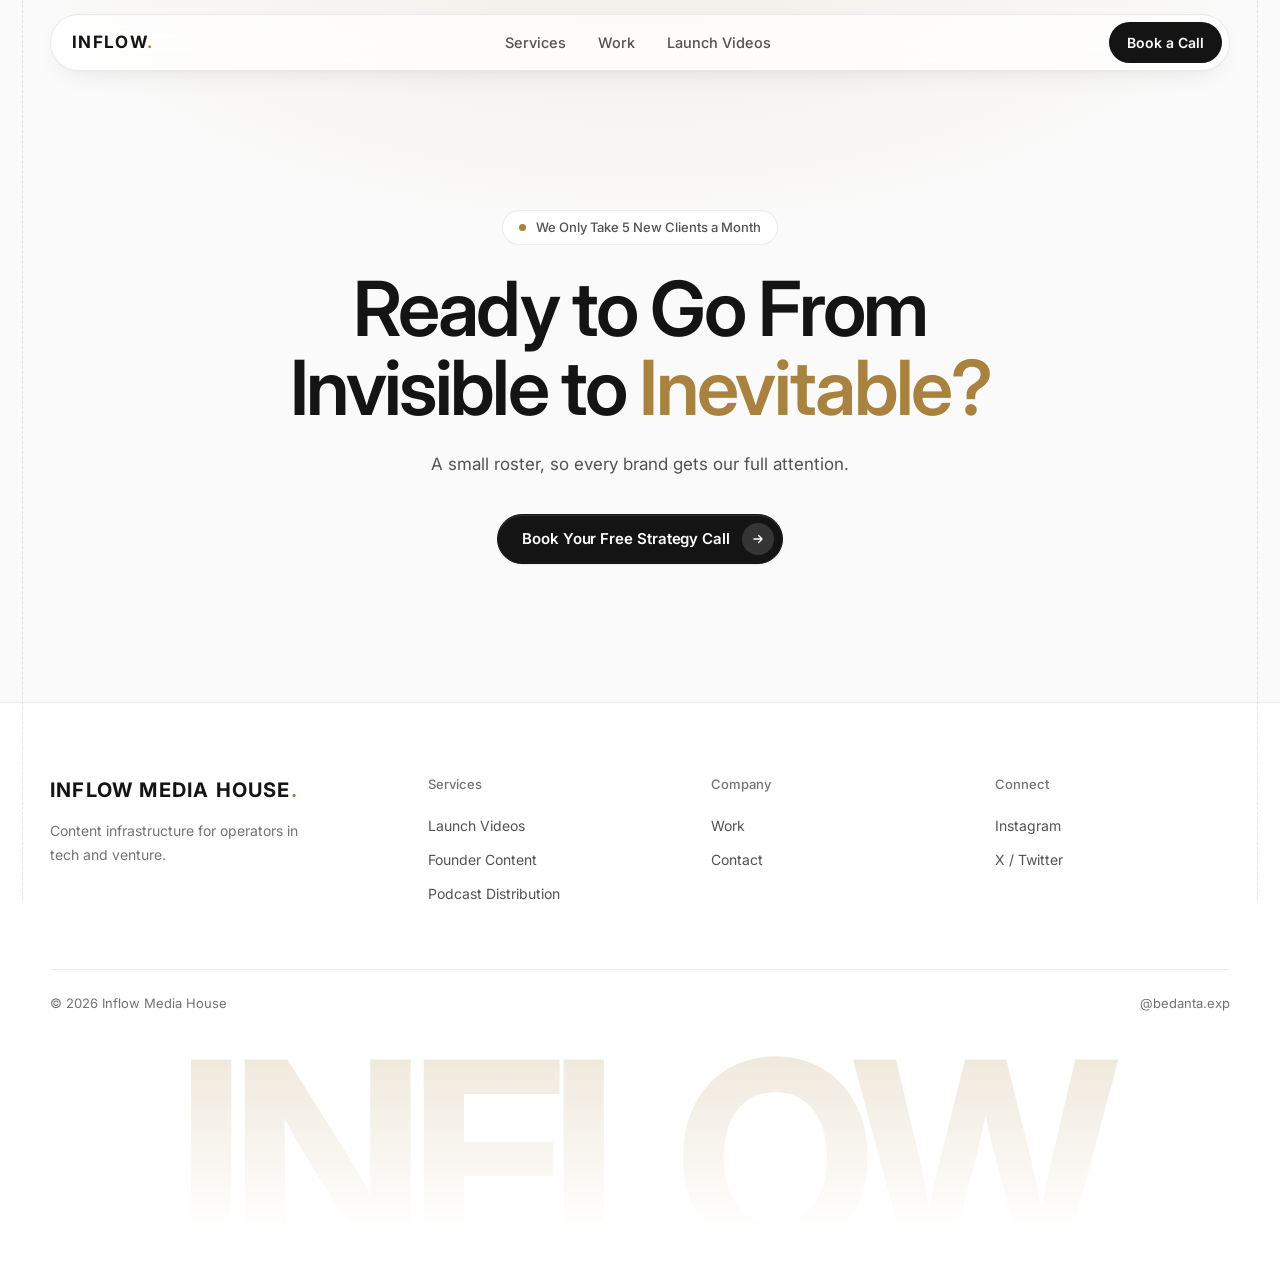
<file: contact/index.html>
<!DOCTYPE html>
<html lang="en">
<head>
<meta charset="UTF-8">
<link rel="icon" type="image/svg+xml" href="/favicon.svg">
<link rel="apple-touch-icon" href="/favicon.svg">
<meta name="theme-color" content="#FAFAFA">
<meta name="viewport" content="width=device-width, initial-scale=1.0">
<title>Contact | Inflow Media House</title>
<link rel="preconnect" href="https://fonts.googleapis.com">
<link rel="preconnect" href="https://fonts.gstatic.com" crossorigin>
<link rel="preconnect" href="https://api.fontshare.com" crossorigin>
<link href="https://api.fontshare.com/v2/css?f[]=switzer@400,500,600,700&display=swap" rel="stylesheet">
<link href="https://fonts.googleapis.com/css2?family=Inter:wght@400;500;600;700&display=swap" rel="stylesheet">
<link rel="stylesheet" href="../style.css">
<style>
.contact{min-height:78vh;border-bottom:none}
.contact .h-ttl{max-width:820px}
.contact .cta-note{margin-top:20px}
</style>
</head>
<body>

<nav id="nav">
  <a href="/" class="n-logo">INFLOW<span>.</span></a>
  <ul class="n-links">
    <li><a href="/services">Services</a></li>
    <li><a href="/work">Work</a></li>
  <li><a href="/launch">Launch Videos</a></li>
  </ul>
  <a href="https://cal.com/inflowmediahouse/30min" class="n-cta">Book a Call</a>
</nav>

<section class="hero contact" id="contact">
  <div class="h-con">
    <div class="cta-spots"><span class="spot-pulse"></span>We Only Take 5 New Clients a Month</div>
    <h1 class="h-ttl">Ready to Go From Invisible to <span class="hi">Inevitable?</span></h1>
    <p class="h-sub">A small roster, so every brand gets our full attention.</p>
    <div class="h-ctas">
      <a href="https://cal.com/inflowmediahouse/30min" class="btn-p">Book Your Free Strategy Call</a>
    </div>
  </div>
</section>

<footer>
  <div class="ft">
    <div>
      <div class="f-log">INFLOW MEDIA HOUSE<span>.</span></div>
      <p class="f-tag">Content infrastructure for operators in tech and venture.</p>
    </div>
    <div class="f-col"><h4>Services</h4><ul>
      <li><a href="/launch">Launch Videos</a></li>
      <li><a href="/founders">Founder Content</a></li>
      <li><a href="/podcast">Podcast Distribution</a></li>
    </ul></div>
    <div class="f-col"><h4>Company</h4><ul>
      <li><a href="/work">Work</a></li>
      <li><a href="/contact">Contact</a></li>
    </ul></div>
    <div class="f-col"><h4>Connect</h4><ul>
      <li><a href="https://instagram.com/bedanta.exp" target="_blank">Instagram</a></li>
      <li><a href="https://x.com/inflowMH" target="_blank">X / Twitter</a></li>
    </ul></div>
  </div>
  <div class="fb">
    <span class="fc">© 2026 Inflow Media House</span>
    <span class="fc">@bedanta.exp</span>
  </div>
</footer>

<script src="../shared.js"></script>
</body>
</html>
</file>
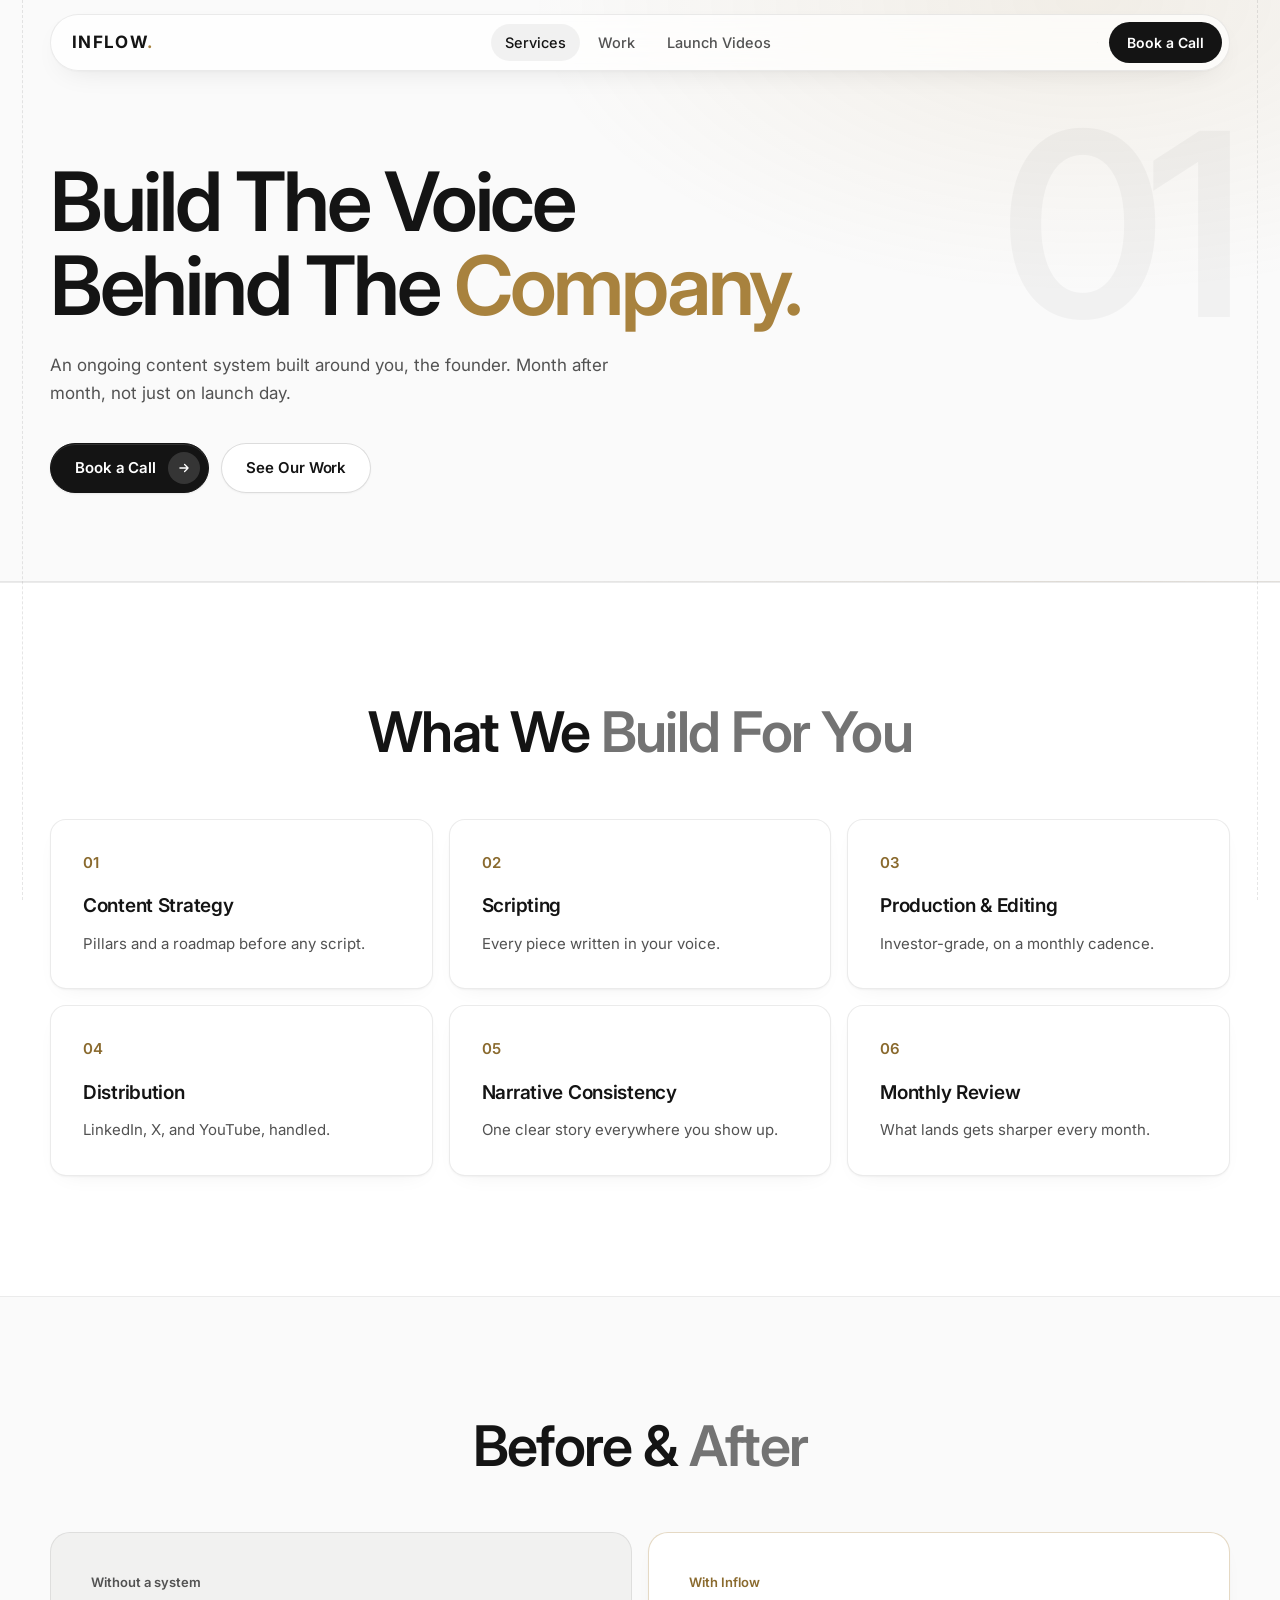
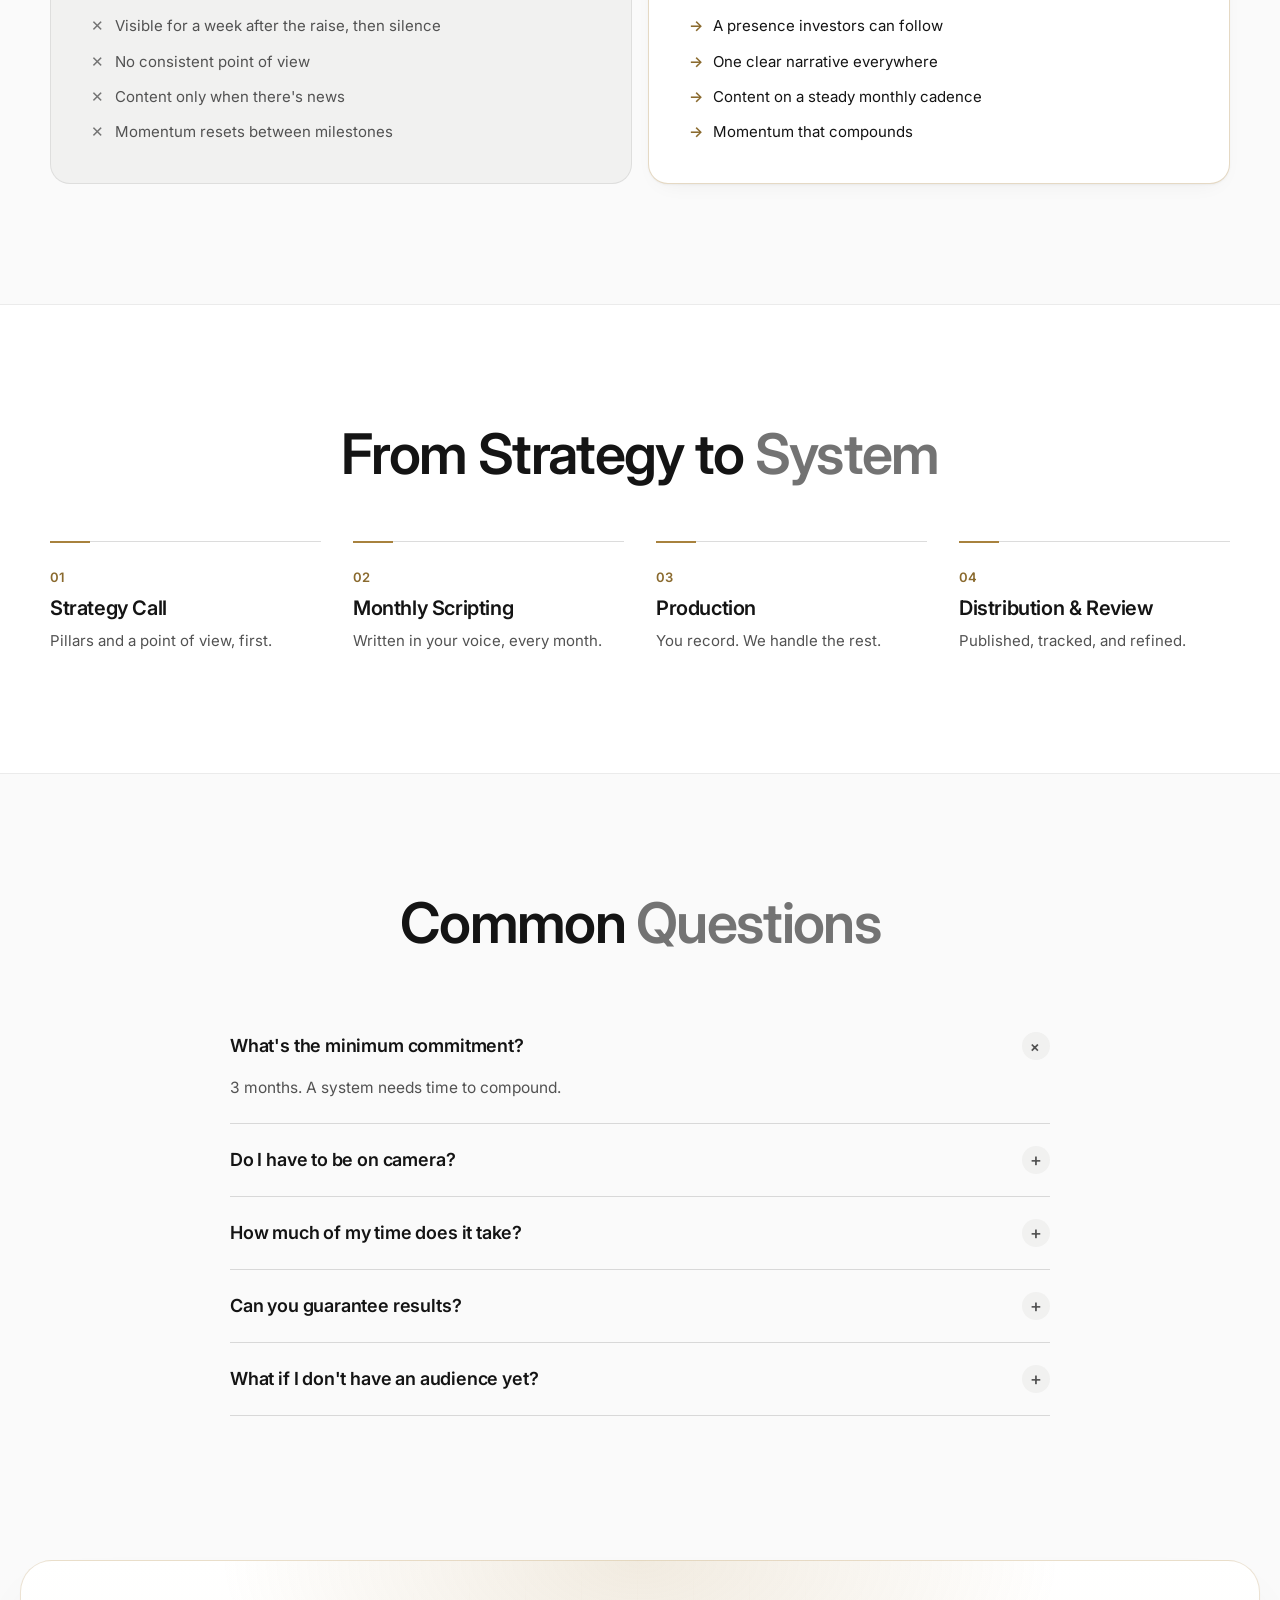
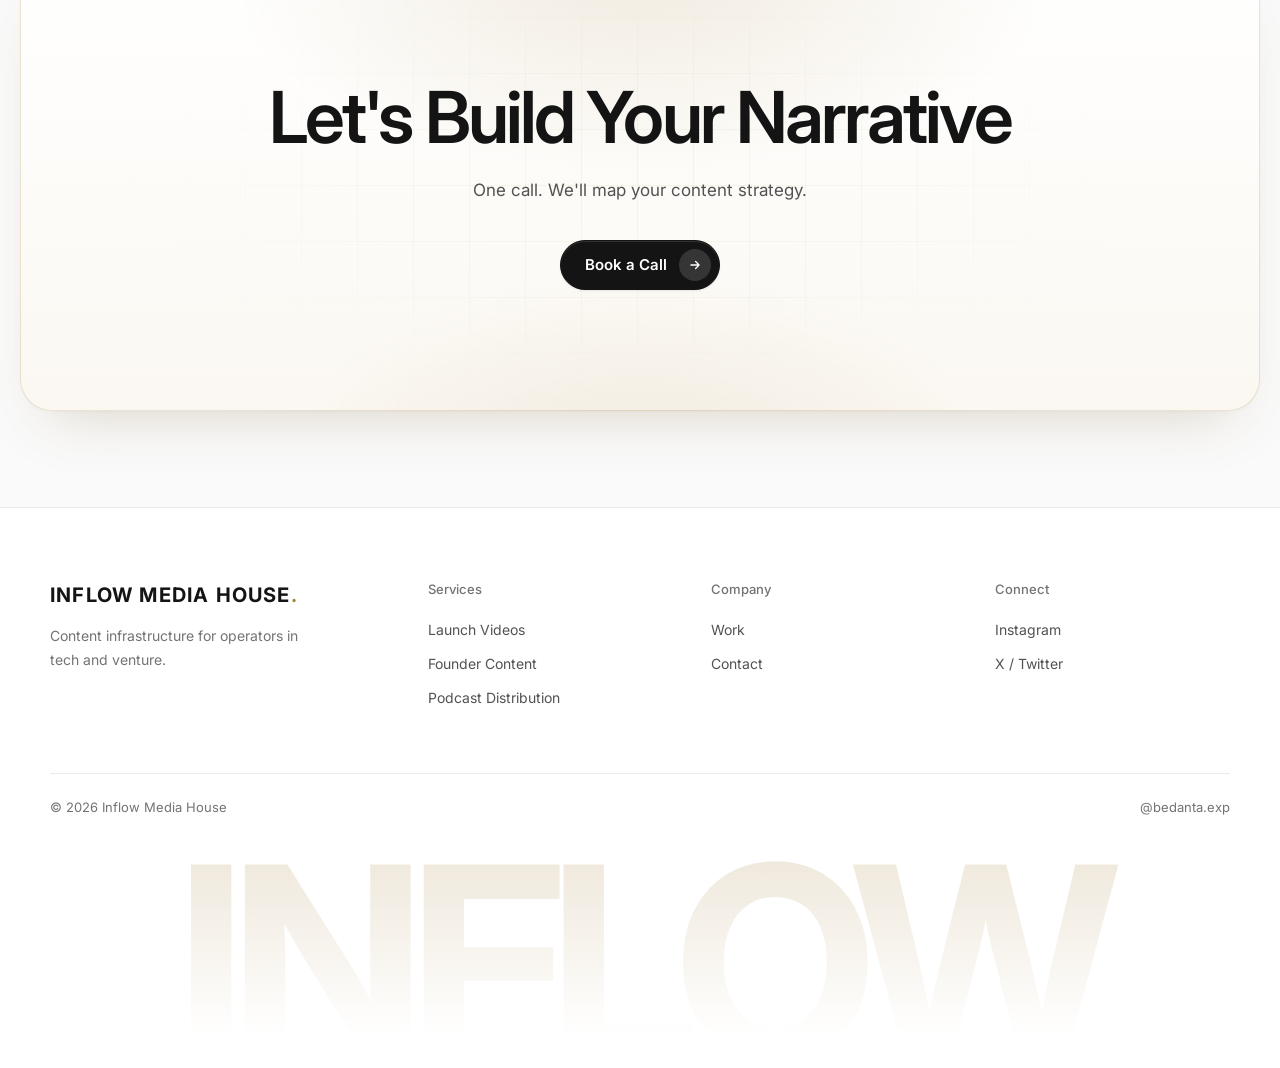
<file: founders/index.html>
<!DOCTYPE html>
<html lang="en">
<head>
<meta charset="UTF-8">
<link rel="icon" type="image/svg+xml" href="/favicon.svg">
<link rel="apple-touch-icon" href="/favicon.svg">
<meta name="theme-color" content="#FAFAFA">
<meta name="viewport" content="width=device-width, initial-scale=1.0">
<title>Founder Content | Inflow Media House</title>
<link rel="preconnect" href="https://fonts.googleapis.com">
<link rel="preconnect" href="https://fonts.gstatic.com" crossorigin>
<link rel="preconnect" href="https://api.fontshare.com" crossorigin>
<link href="https://api.fontshare.com/v2/css?f[]=switzer@400,500,600,700&display=swap" rel="stylesheet">
<link href="https://fonts.googleapis.com/css2?family=Inter:wght@400;500;600;700&display=swap" rel="stylesheet">
<link rel="stylesheet" href="../style.css">
</head>
<body>

<nav id="nav">
  <a href="/" class="n-logo">INFLOW<span>.</span></a>
  <ul class="n-links">
    <li><a href="/services" class="active">Services</a></li>
    <li><a href="/work">Work</a></li>
  <li><a href="/launch">Launch Videos</a></li>
  </ul>
  <a href="https://cal.com/inflowmediahouse/30min" class="n-cta">Book a Call</a>
</nav>

<!-- HERO -->
<section class="svc-hero" data-n="01">
  <h1 class="svc-h1"><span class="ol">Build The Voice</span><br>Behind The <span class="hi">Company.</span></h1>
  <p class="svc-tagline">An ongoing content system built around you, the founder. Month after month, not just on launch day.</p>
  <div class="svc-cta-row">
    <a href="https://cal.com/inflowmediahouse/30min" class="btn-p">Book a Call</a>
    <a href="/work" class="btn-g">See Our Work</a>
  </div>
</section>

<!-- WHAT WE BUILD -->
<section class="sec alt">
  <div class="sec-hd">
    <h2 class="s-ttl rv">What We <span class="ol">Build For You</span></h2>
  </div>
  <div class="feat-grid">
    <div class="feat rv"><div class="feat-num">01</div><h3 class="feat-ttl">Content Strategy</h3><p class="feat-d">Pillars and a roadmap before any script.</p></div>
    <div class="feat rv" style="transition-delay:.06s"><div class="feat-num">02</div><h3 class="feat-ttl">Scripting</h3><p class="feat-d">Every piece written in your voice.</p></div>
    <div class="feat rv" style="transition-delay:.12s"><div class="feat-num">03</div><h3 class="feat-ttl">Production &amp; Editing</h3><p class="feat-d">Investor-grade, on a monthly cadence.</p></div>
    <div class="feat rv"><div class="feat-num">04</div><h3 class="feat-ttl">Distribution</h3><p class="feat-d">LinkedIn, X, and YouTube, handled.</p></div>
    <div class="feat rv" style="transition-delay:.06s"><div class="feat-num">05</div><h3 class="feat-ttl">Narrative Consistency</h3><p class="feat-d">One clear story everywhere you show up.</p></div>
    <div class="feat rv" style="transition-delay:.12s"><div class="feat-num">06</div><h3 class="feat-ttl">Monthly Review</h3><p class="feat-d">What lands gets sharper every month.</p></div>
  </div>
</section>

<!-- BEFORE / AFTER -->
<section class="sec">
  <div class="sec-hd">
    <h2 class="s-ttl rv">Before &amp; <span class="ol">After</span></h2>
  </div>
  <div class="ba-grid rv" style="margin-top:0">
    <div class="ba-card before">
      <div class="ba-label">Without a system</div>
      <ul class="ba-list">
        <li>Visible for a week after the raise, then silence</li>
        <li>No consistent point of view</li>
        <li>Content only when there's news</li>
        <li>Momentum resets between milestones</li>
      </ul>
    </div>
    <div class="ba-card after">
      <div class="ba-label">With Inflow</div>
      <ul class="ba-list">
        <li>A presence investors can follow</li>
        <li>One clear narrative everywhere</li>
        <li>Content on a steady monthly cadence</li>
        <li>Momentum that compounds</li>
      </ul>
    </div>
  </div>
</section>

<!-- HOW IT WORKS -->
<section class="sec alt">
  <div class="sec-hd">
    <h2 class="s-ttl rv">From Strategy to <span class="ol">System</span></h2>
  </div>
  <div class="steps">
    <div class="step rv"><div class="step-n">01</div><div class="step-t">Strategy Call</div><div class="step-d">Pillars and a point of view, first.</div></div>
    <div class="step rv" style="transition-delay:.08s"><div class="step-n">02</div><div class="step-t">Monthly Scripting</div><div class="step-d">Written in your voice, every month.</div></div>
    <div class="step rv" style="transition-delay:.16s"><div class="step-n">03</div><div class="step-t">Production</div><div class="step-d">You record. We handle the rest.</div></div>
    <div class="step rv" style="transition-delay:.24s"><div class="step-n">04</div><div class="step-t">Distribution &amp; Review</div><div class="step-d">Published, tracked, and refined.</div></div>
  </div>
</section>

<!-- FAQ -->
<section class="faq-sec">
  <div class="sec-hd">
    <h2 class="s-ttl rv">Common <span class="ol">Questions</span></h2>
  </div>
  <details class="faq-item" open>
    <summary>What's the minimum commitment?</summary>
    <p class="faq-a">3 months. A system needs time to compound.</p>
  </details>
  <details class="faq-item">
    <summary>Do I have to be on camera?</summary>
    <p class="faq-a">Yes. People trust a real founder, not a brand account.</p>
  </details>
  <details class="faq-item">
    <summary>How much of my time does it take?</summary>
    <p class="faq-a">Under 2 hours a month. One recording, one review call.</p>
  </details>
  <details class="faq-item">
    <summary>Can you guarantee results?</summary>
    <p class="faq-a">No one honestly can. We guarantee the strategy, the cadence, and the work.</p>
  </details>
  <details class="faq-item">
    <summary>What if I don't have an audience yet?</summary>
    <p class="faq-a">That's the best time to start. Build the story before you need it.</p>
  </details>
</section>

<!-- CTA -->
<section class="cta-sec" id="contact">
  <canvas id="ctaCv"></canvas>
  <div class="cta-in rv">
    <h2 class="cta-ttl">Let's Build Your Narrative</h2>
    <p class="cta-sub">One call. We'll map your content strategy.</p>
    <a href="https://cal.com/inflowmediahouse/30min" class="btn-p">Book a Call</a>
  </div>
</section>

<footer>
  <div class="ft">
    <div>
      <div class="f-log">INFLOW MEDIA HOUSE<span>.</span></div>
      <p class="f-tag">Content infrastructure for operators in tech and venture.</p>
    </div>
    <div class="f-col"><h4>Services</h4><ul>
      <li><a href="/launch">Launch Videos</a></li>
      <li><a href="/founders">Founder Content</a></li>
      <li><a href="/podcast">Podcast Distribution</a></li>
    </ul></div>
    <div class="f-col"><h4>Company</h4><ul>
      <li><a href="/work">Work</a></li>
      <li><a href="/contact">Contact</a></li>
    </ul></div>
    <div class="f-col"><h4>Connect</h4><ul>
      <li><a href="https://instagram.com/bedanta.exp" target="_blank">Instagram</a></li>
      <li><a href="https://x.com/inflowMH" target="_blank">X / Twitter</a></li>
    </ul></div>
  </div>
  <div class="fb">
    <span class="fc">© 2026 Inflow Media House</span>
    <span class="fc">@bedanta.exp</span>
  </div>
</footer>

<script src="../shared.js"></script>
</body>
</html>
</file>
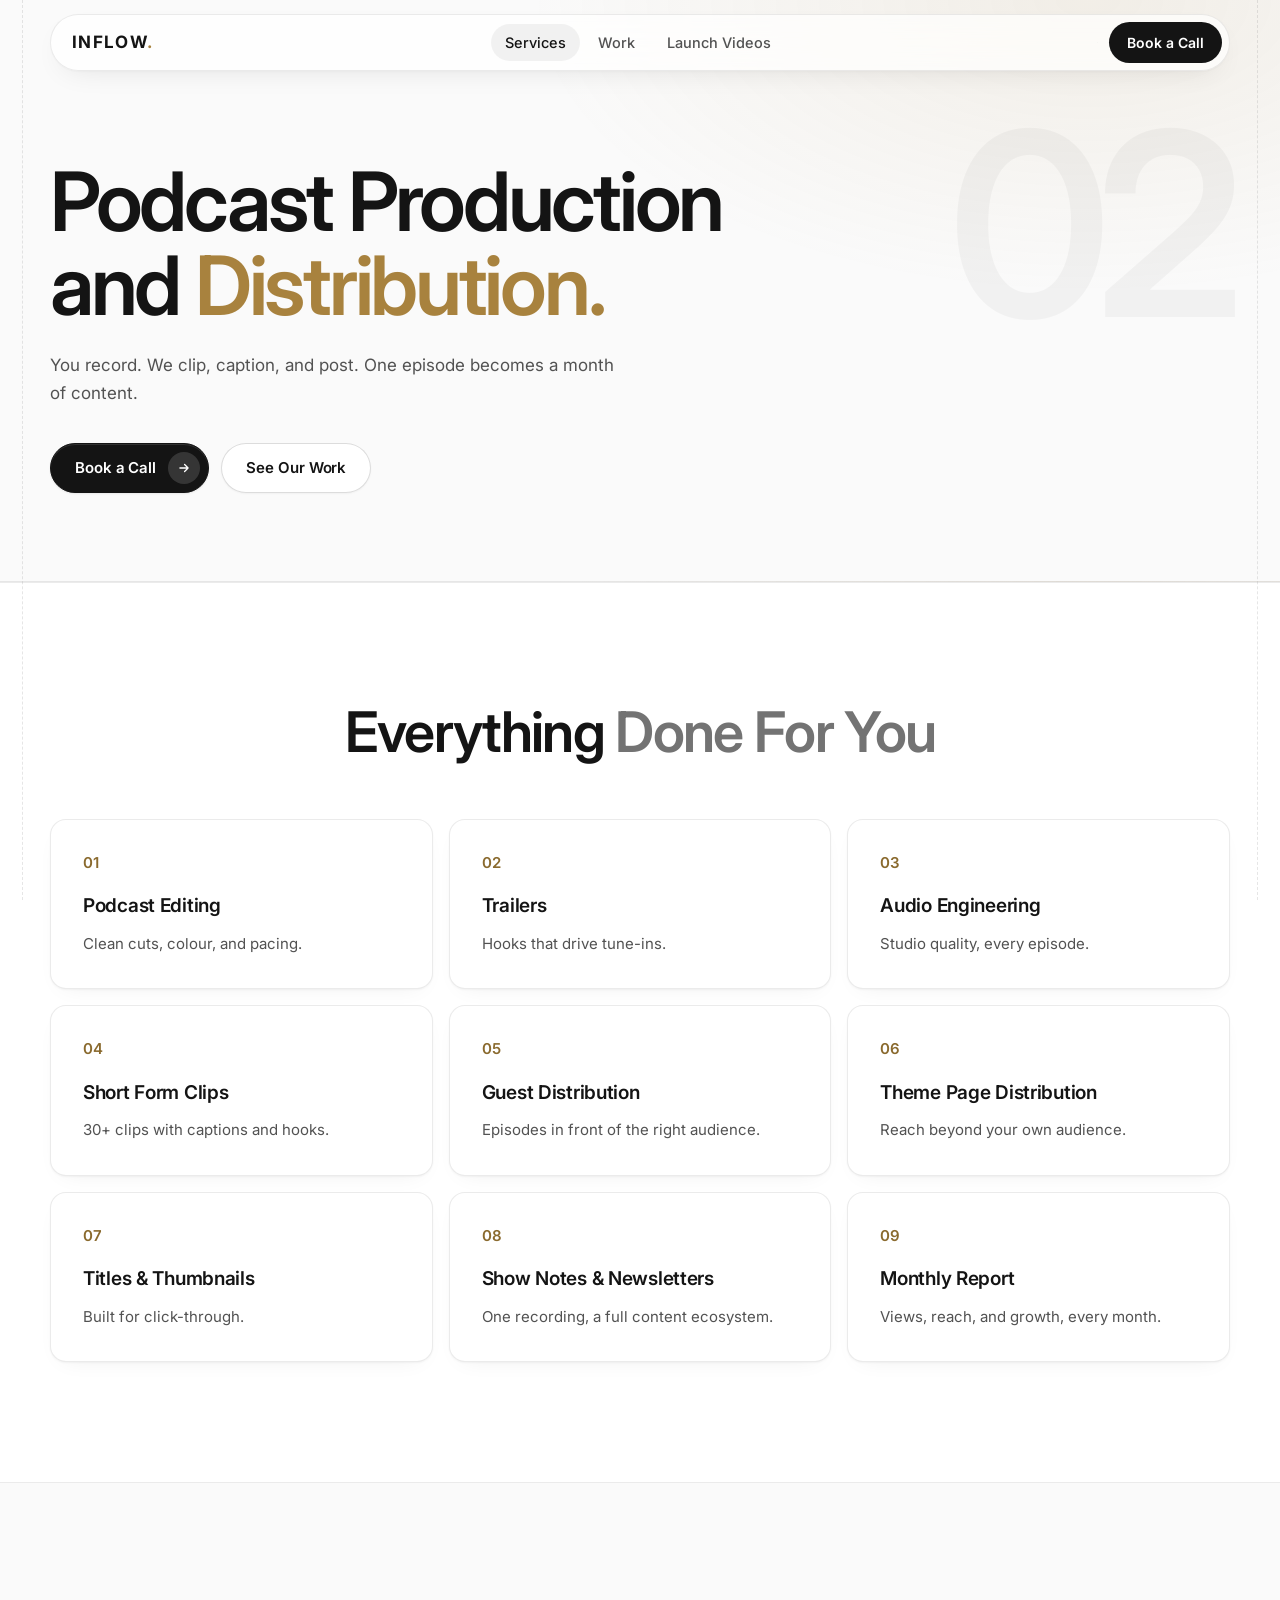
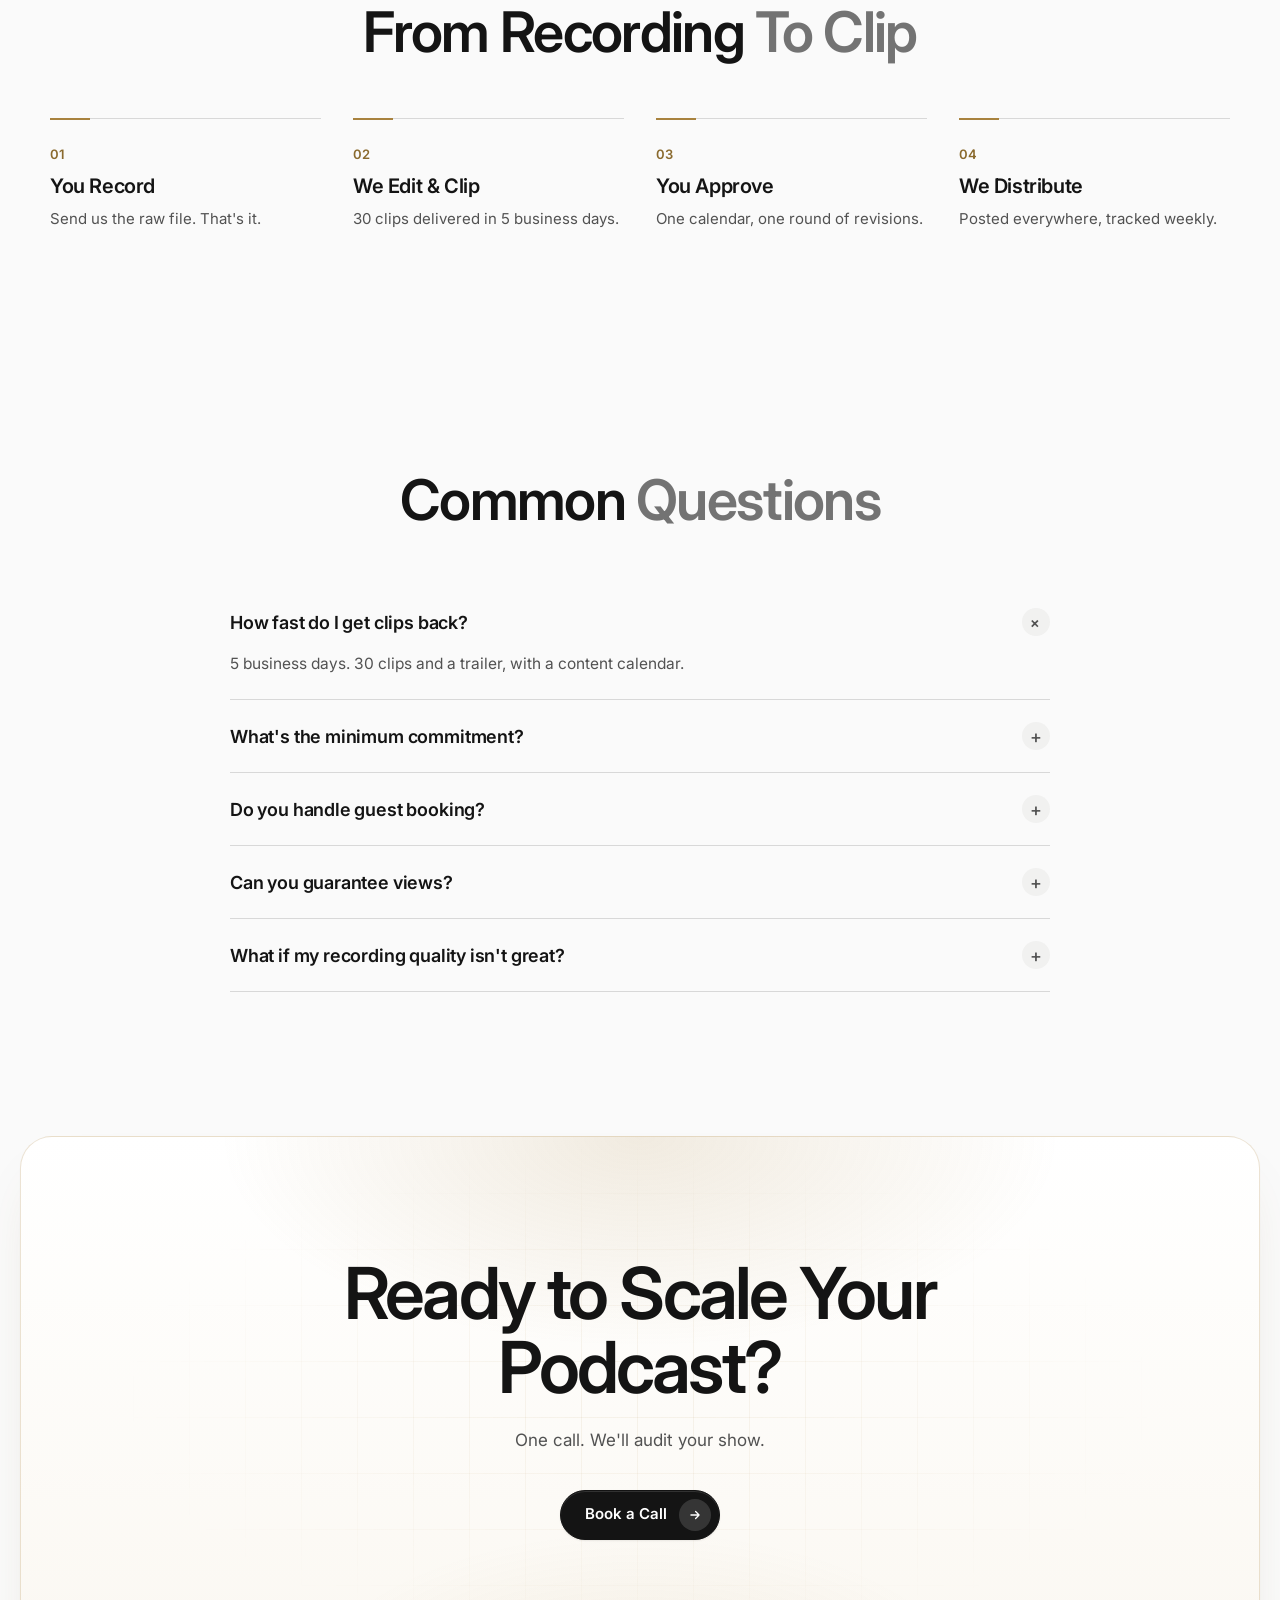
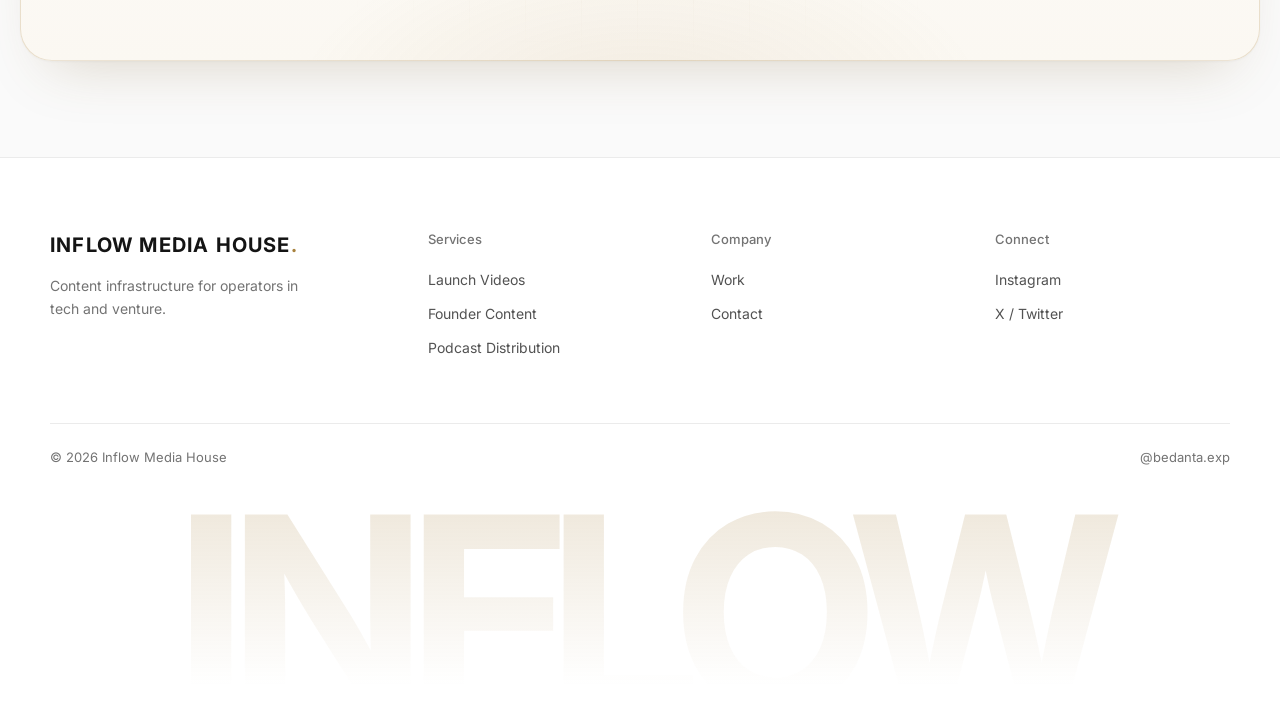
<file: podcast/index.html>
<!DOCTYPE html>
<html lang="en">
<head>
<meta charset="UTF-8">
<link rel="icon" type="image/svg+xml" href="/favicon.svg">
<link rel="apple-touch-icon" href="/favicon.svg">
<meta name="theme-color" content="#FAFAFA">
<meta name="viewport" content="width=device-width, initial-scale=1.0">
<title>Podcast Distribution | Inflow Media House</title>
<link rel="preconnect" href="https://fonts.googleapis.com">
<link rel="preconnect" href="https://fonts.gstatic.com" crossorigin>
<link rel="preconnect" href="https://api.fontshare.com" crossorigin>
<link href="https://api.fontshare.com/v2/css?f[]=switzer@400,500,600,700&display=swap" rel="stylesheet">
<link href="https://fonts.googleapis.com/css2?family=Inter:wght@400;500;600;700&display=swap" rel="stylesheet">
<link rel="stylesheet" href="../style.css">
</head>
<body>

<nav id="nav">
  <a href="/" class="n-logo">INFLOW<span>.</span></a>
  <ul class="n-links">
    <li><a href="/services" class="active">Services</a></li>
    <li><a href="/work">Work</a></li>
  <li><a href="/launch">Launch Videos</a></li>
  </ul>
  <a href="https://cal.com/inflowmediahouse/30min" class="n-cta">Book a Call</a>
</nav>

<!-- HERO -->
<section class="svc-hero" data-n="02">
  <h1 class="svc-h1"><span class="ol">Podcast Production</span><br>and <span class="hi">Distribution.</span></h1>
  <p class="svc-tagline">You record. We clip, caption, and post. One episode becomes a month of content.</p>
  <div class="svc-cta-row">
    <a href="https://cal.com/inflowmediahouse/30min" class="btn-p">Book a Call</a>
    <a href="/work" class="btn-g">See Our Work</a>
  </div>
</section>

<!-- WHAT'S INCLUDED -->
<section class="sec alt">
  <div class="sec-hd">
    <h2 class="s-ttl rv">Everything <span class="ol">Done For You</span></h2>
  </div>
  <div class="feat-grid">
    <div class="feat rv"><div class="feat-num">01</div><h3 class="feat-ttl">Podcast Editing</h3><p class="feat-d">Clean cuts, colour, and pacing.</p></div>
    <div class="feat rv" style="transition-delay:.06s"><div class="feat-num">02</div><h3 class="feat-ttl">Trailers</h3><p class="feat-d">Hooks that drive tune-ins.</p></div>
    <div class="feat rv" style="transition-delay:.12s"><div class="feat-num">03</div><h3 class="feat-ttl">Audio Engineering</h3><p class="feat-d">Studio quality, every episode.</p></div>
    <div class="feat rv"><div class="feat-num">04</div><h3 class="feat-ttl">Short Form Clips</h3><p class="feat-d">30+ clips with captions and hooks.</p></div>
    <div class="feat rv" style="transition-delay:.06s"><div class="feat-num">05</div><h3 class="feat-ttl">Guest Distribution</h3><p class="feat-d">Episodes in front of the right audience.</p></div>
    <div class="feat rv" style="transition-delay:.12s"><div class="feat-num">06</div><h3 class="feat-ttl">Theme Page Distribution</h3><p class="feat-d">Reach beyond your own audience.</p></div>
    <div class="feat rv"><div class="feat-num">07</div><h3 class="feat-ttl">Titles &amp; Thumbnails</h3><p class="feat-d">Built for click-through.</p></div>
    <div class="feat rv" style="transition-delay:.06s"><div class="feat-num">08</div><h3 class="feat-ttl">Show Notes &amp; Newsletters</h3><p class="feat-d">One recording, a full content ecosystem.</p></div>
    <div class="feat rv" style="transition-delay:.12s"><div class="feat-num">09</div><h3 class="feat-ttl">Monthly Report</h3><p class="feat-d">Views, reach, and growth, every month.</p></div>
  </div>
</section>

<!-- HOW IT WORKS -->
<section class="sec">
  <div class="sec-hd">
    <h2 class="s-ttl rv">From Recording <span class="ol">To Clip</span></h2>
  </div>
  <div class="steps">
    <div class="step rv"><div class="step-n">01</div><div class="step-t">You Record</div><div class="step-d">Send us the raw file. That's it.</div></div>
    <div class="step rv" style="transition-delay:.08s"><div class="step-n">02</div><div class="step-t">We Edit &amp; Clip</div><div class="step-d">30 clips delivered in 5 business days.</div></div>
    <div class="step rv" style="transition-delay:.16s"><div class="step-n">03</div><div class="step-t">You Approve</div><div class="step-d">One calendar, one round of revisions.</div></div>
    <div class="step rv" style="transition-delay:.24s"><div class="step-n">04</div><div class="step-t">We Distribute</div><div class="step-d">Posted everywhere, tracked weekly.</div></div>
  </div>
</section>

<!-- FAQ -->
<section class="faq-sec">
  <div class="sec-hd">
    <h2 class="s-ttl rv">Common <span class="ol">Questions</span></h2>
  </div>
  <details class="faq-item" open>
    <summary>How fast do I get clips back?</summary>
    <p class="faq-a">5 business days. 30 clips and a trailer, with a content calendar.</p>
  </details>
  <details class="faq-item">
    <summary>What's the minimum commitment?</summary>
    <p class="faq-a">3 months. Distribution compounds over time.</p>
  </details>
  <details class="faq-item">
    <summary>Do you handle guest booking?</summary>
    <p class="faq-a">No. We handle everything after you hit record.</p>
  </details>
  <details class="faq-item">
    <summary>Can you guarantee views?</summary>
    <p class="faq-a">No one honestly can. We guarantee quality, volume, and cadence.</p>
  </details>
  <details class="faq-item">
    <summary>What if my recording quality isn't great?</summary>
    <p class="faq-a">Most home setups work. If audio is a problem, we'll flag it on day one.</p>
  </details>
</section>

<!-- CTA -->
<section class="cta-sec" id="contact">
  <canvas id="ctaCv"></canvas>
  <div class="cta-in rv">
    <h2 class="cta-ttl">Ready to Scale Your Podcast?</h2>
    <p class="cta-sub">One call. We'll audit your show.</p>
    <a href="https://cal.com/inflowmediahouse/30min" class="btn-p">Book a Call</a>
  </div>
</section>

<footer>
  <div class="ft">
    <div>
      <div class="f-log">INFLOW MEDIA HOUSE<span>.</span></div>
      <p class="f-tag">Content infrastructure for operators in tech and venture.</p>
    </div>
    <div class="f-col"><h4>Services</h4><ul>
      <li><a href="/launch">Launch Videos</a></li>
      <li><a href="/founders">Founder Content</a></li>
      <li><a href="/podcast">Podcast Distribution</a></li>
    </ul></div>
    <div class="f-col"><h4>Company</h4><ul>
      <li><a href="/work">Work</a></li>
      <li><a href="/contact">Contact</a></li>
    </ul></div>
    <div class="f-col"><h4>Connect</h4><ul>
      <li><a href="https://instagram.com/bedanta.exp" target="_blank">Instagram</a></li>
      <li><a href="https://x.com/inflowMH" target="_blank">X / Twitter</a></li>
    </ul></div>
  </div>
  <div class="fb">
    <span class="fc">© 2026 Inflow Media House</span>
    <span class="fc">@bedanta.exp</span>
  </div>
</footer>

<script src="../shared.js"></script>
</body>
</html>
</file>
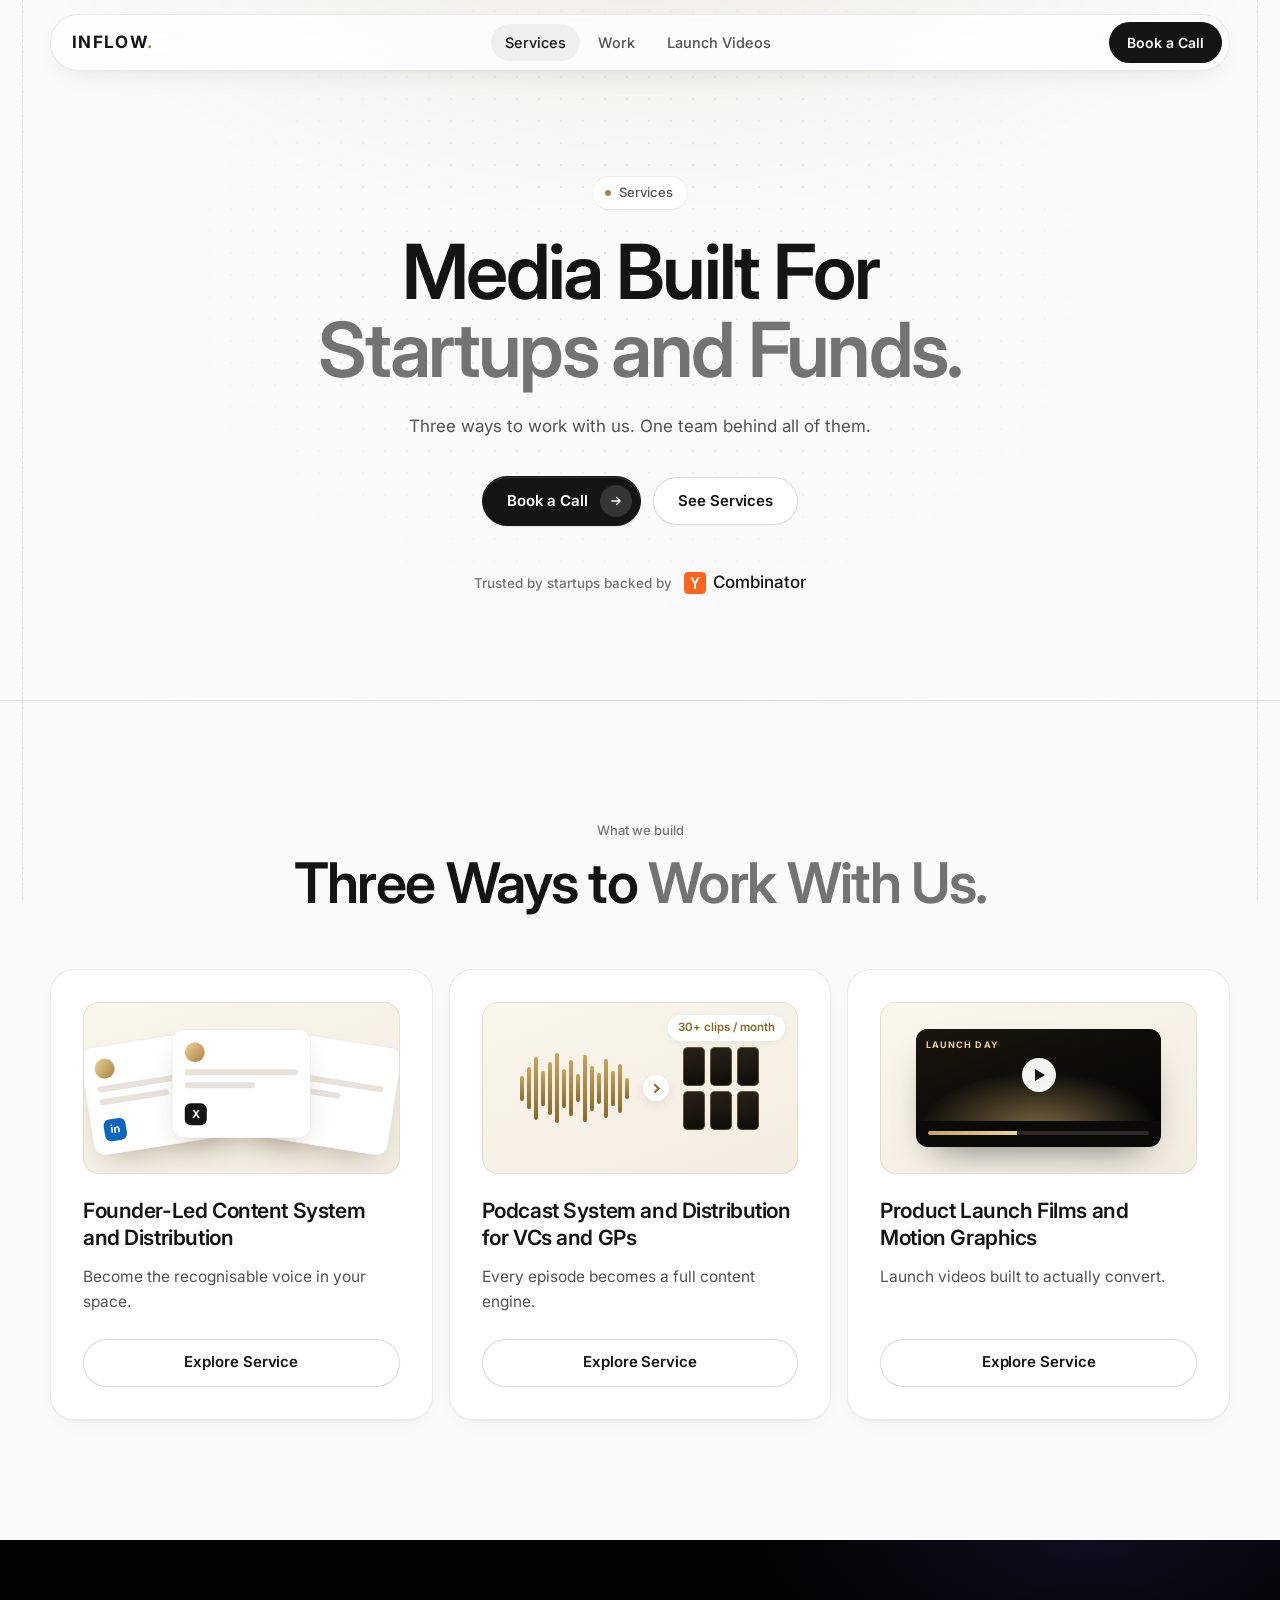
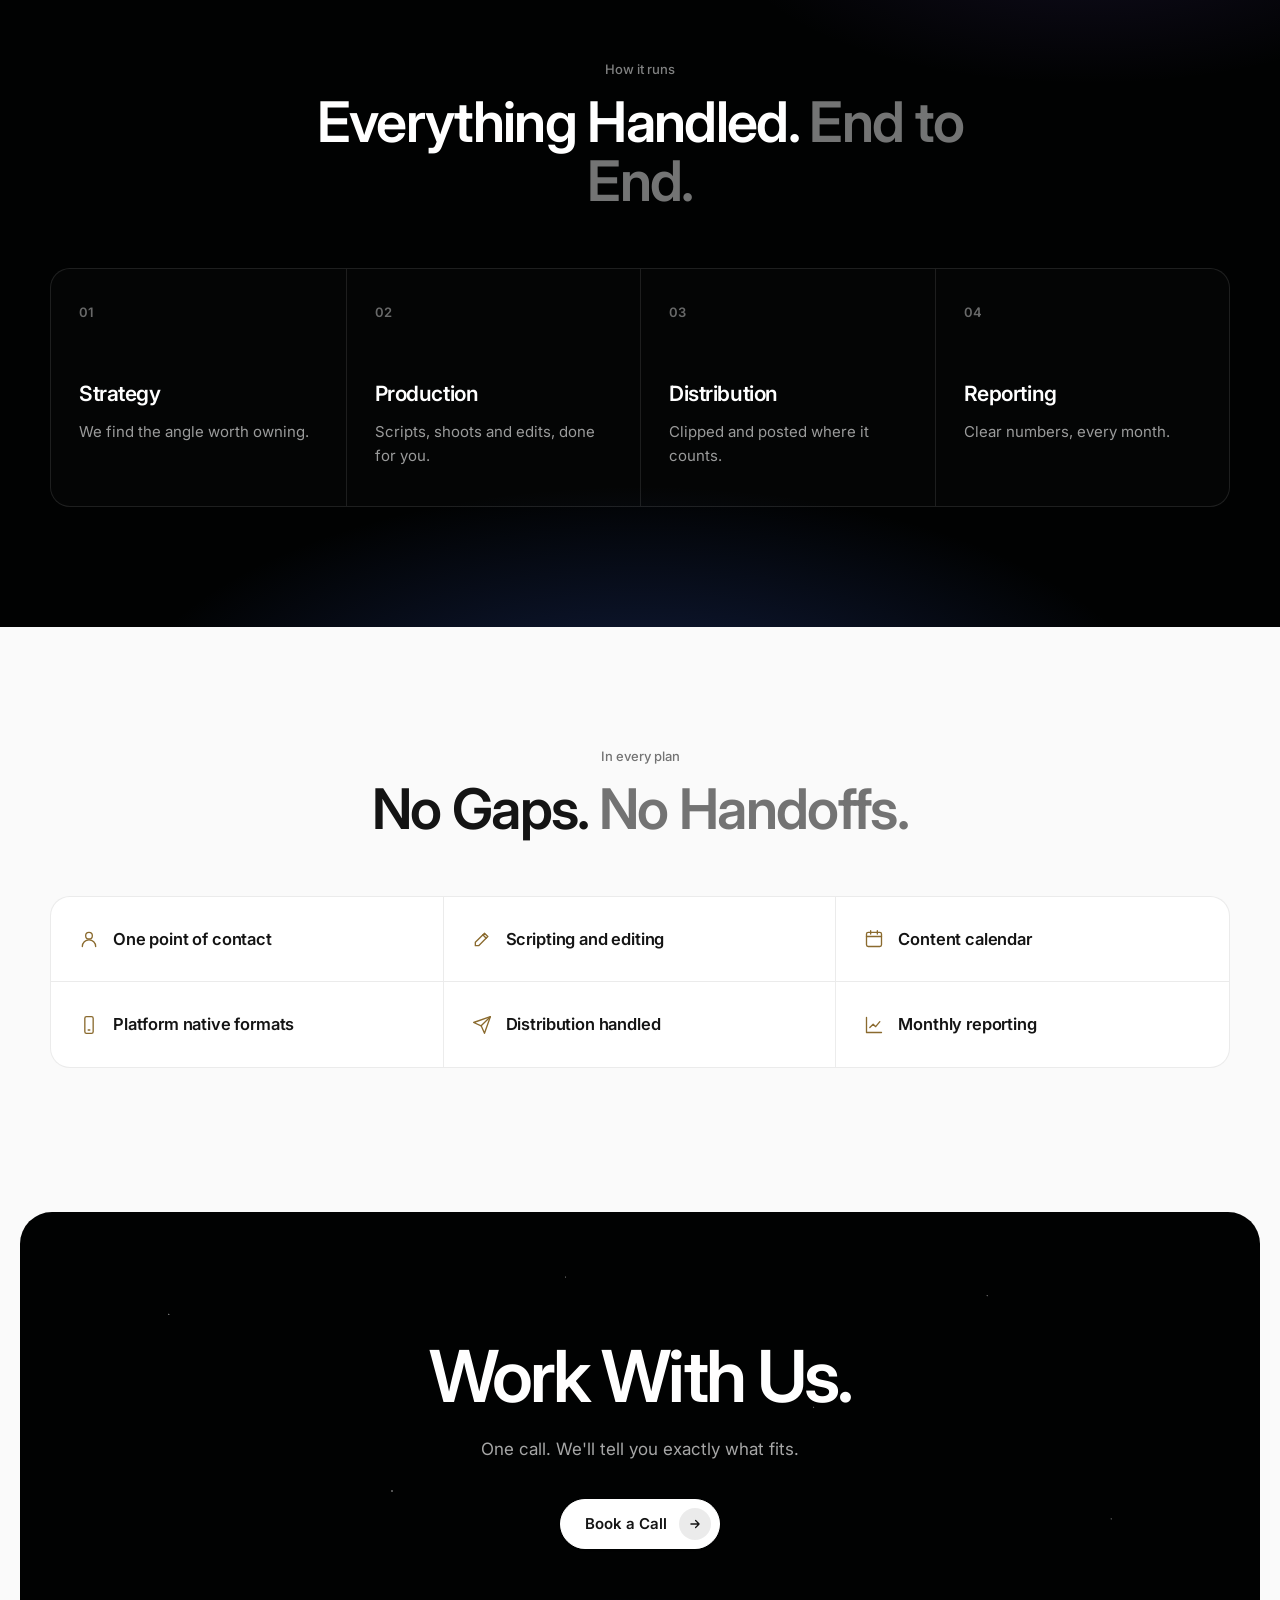
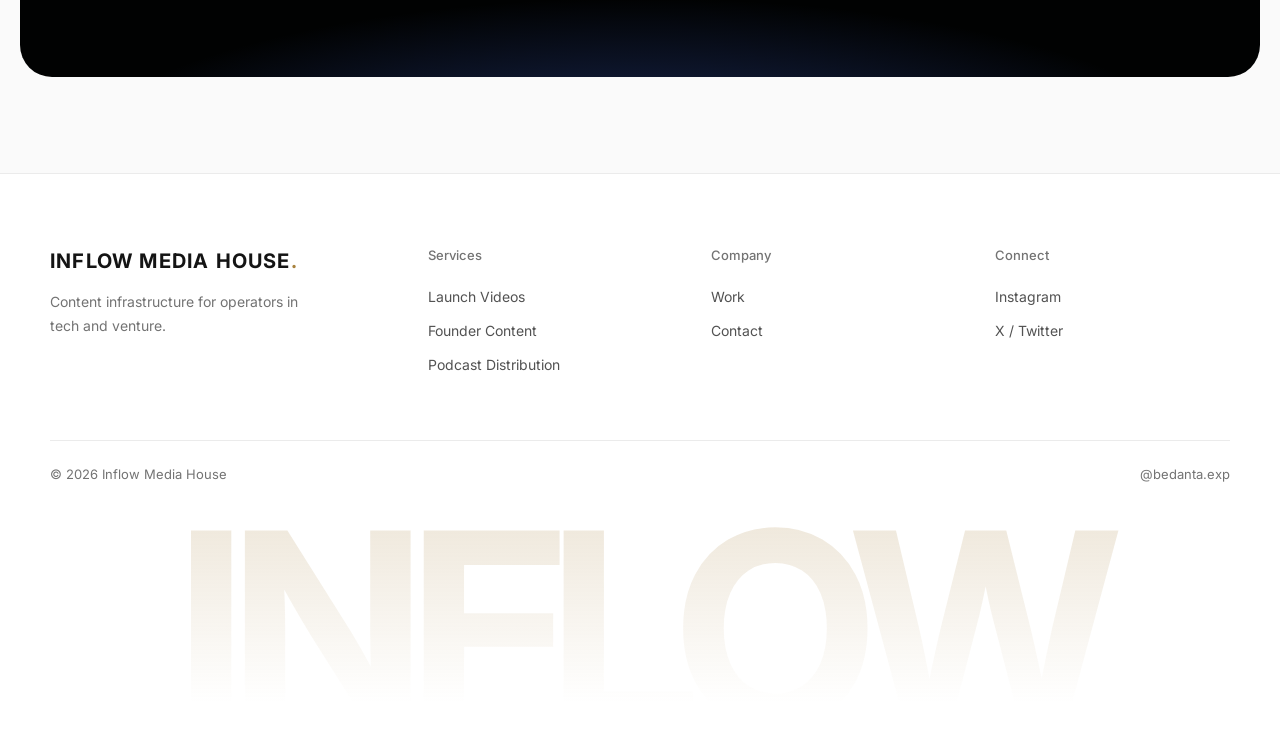
<file: services/index.html>
<!DOCTYPE html>
<html lang="en">
<head>
<meta charset="UTF-8">
<link rel="icon" type="image/svg+xml" href="/favicon.svg">
<link rel="apple-touch-icon" href="/favicon.svg">
<meta name="theme-color" content="#FAFAFA">
<meta name="viewport" content="width=device-width, initial-scale=1.0">
<title>Services | Inflow Media House</title>
<link rel="preconnect" href="https://fonts.googleapis.com">
<link rel="preconnect" href="https://fonts.gstatic.com" crossorigin>
<link rel="preconnect" href="https://api.fontshare.com" crossorigin>
<link href="https://api.fontshare.com/v2/css?f[]=switzer@400,500,600,700&display=swap" rel="stylesheet">
<link href="https://fonts.googleapis.com/css2?family=Inter:wght@400;500;600;700&display=swap" rel="stylesheet">
<link rel="stylesheet" href="../style.css">
<style>
/* === SERVICES PAGE === */
.sv-hero{position:relative;overflow:hidden;text-align:center;padding:176px 24px 104px;border-bottom:1px solid var(--bdr);
  background:radial-gradient(900px 420px at 50% -10%,rgba(168,130,62,.10),transparent 70%)}
.sv-hero::before{content:'';position:absolute;inset:0;pointer-events:none;
  background-image:radial-gradient(rgba(10,10,10,.09) 1px,transparent 1px);background-size:22px 22px;
  -webkit-mask-image:radial-gradient(ellipse 55% 70% at 50% 40%,#000,transparent 75%);mask-image:radial-gradient(ellipse 55% 70% at 50% 40%,#000,transparent 75%)}
.sv-hero .h-con{margin:0 auto}
.sv-hero .h-ttl .ol{color:var(--fg3)}
.sv-proof{margin-top:44px;display:inline-flex;align-items:center;gap:12px;font-size:13.5px;font-weight:500;color:var(--fg3);opacity:0;animation:fup .9s var(--ease) forwards .75s}
.sv-proof .yc{display:inline-flex;align-items:center;gap:7px}
.sv-proof .yc svg{width:22px;height:22px;border-radius:4px}
.sv-proof .yc span{font-size:17px;color:var(--fg)}
</style>
</head>
<body>

<nav id="nav">
  <a href="/" class="n-logo">INFLOW<span>.</span></a>
  <ul class="n-links">
    <li><a href="/services" class="active">Services</a></li>
    <li><a href="/work">Work</a></li>
  <li><a href="/launch">Launch Videos</a></li>
  </ul>
  <a href="https://cal.com/inflowmediahouse/30min" class="n-cta">Book a Call</a>
</nav>

<!-- PAGE HERO -->
<section class="sv-hero">
  <div class="h-con">
    <span class="h-eye">Services</span>
    <h1 class="h-ttl">Media Built For<br><span class="ol">Startups and Funds.</span></h1>
    <p class="h-sub">Three ways to work with us. One team behind all of them.</p>
    <div class="h-ctas">
      <a href="https://cal.com/inflowmediahouse/30min" class="btn-p">Book a Call</a>
      <a href="#services" class="btn-g">See Services</a>
    </div>
    <div class="sv-proof">Trusted by startups backed by
      <span class="yc" role="img" aria-label="Y Combinator"><svg viewBox="0 0 32 32" aria-hidden="true"><rect width="32" height="32" rx="5" fill="#FB651E"/><path d="M9.3 7.5h3.1l3.6 7.1 3.6-7.1h3.1l-5.2 9.8v7.2h-3v-7.2z" fill="#fff"/></svg><span>Combinator</span></span>
    </div>
  </div>
</section>

<!-- SERVICES: same cards as the homepage -->
<section class="sec" id="services">
  <div class="sec-hd">
    <span class="eyebrow rv">What we build</span>
    <h2 class="s-ttl rv">Three Ways to <span class="ol">Work With Us.</span></h2>
  </div>
  <div class="tier-grid">
    <div class="tier-card rv">
      <div class="tv" aria-hidden="true"><div class="tv-post"><i class="av"></i><b></b><b class="s"></b><span class="pl li">in</span></div><div class="tv-post"><i class="av"></i><b></b><b class="s"></b><span class="pl x">X</span></div><div class="tv-post"><i class="av"></i><b></b><b class="s"></b><span class="pl yt"></span></div></div>
      <h3 class="tier-ttl">Founder-Led Content System and Distribution</h3>
      <p class="tier-for">Become the recognisable voice in your space.</p>
      <a href="/founders" class="btn-g">Explore Service</a>
    </div>
    <div class="tier-card rv" style="transition-delay:.1s">
      <div class="tv tv-pod" aria-hidden="true"><span class="tv-chip">30+ clips / month</span><div class="wave"><i style="--h:0.35;--d:0.00"></i><i style="--h:0.6;--d:0.09"></i><i style="--h:0.9;--d:0.18"></i><i style="--h:0.5;--d:0.27"></i><i style="--h:0.75;--d:0.36"></i><i style="--h:1;--d:0.45"></i><i style="--h:0.55;--d:0.54"></i><i style="--h:0.8;--d:0.63"></i><i style="--h:0.4;--d:0.72"></i><i style="--h:0.95;--d:0.81"></i><i style="--h:0.65;--d:0.90"></i><i style="--h:0.45;--d:0.99"></i><i style="--h:0.85;--d:1.08"></i><i style="--h:0.5;--d:1.17"></i><i style="--h:0.7;--d:1.26"></i><i style="--h:0.3;--d:1.35"></i></div><span class="tv-arrow"></span><div class="clips"><i style="--d:0"></i><i style="--d:1"></i><i style="--d:2"></i><i style="--d:3"></i><i style="--d:4"></i><i style="--d:5"></i></div></div>
      <h3 class="tier-ttl">Podcast System and Distribution for VCs and GPs</h3>
      <p class="tier-for">Every episode becomes a full content engine.</p>
      <a href="/podcast" class="btn-g">Explore Service</a>
    </div>
    <div class="tier-card rv" style="transition-delay:.2s">
      <div class="tv tv-launch" aria-hidden="true"><div class="player"><div class="scr"><span class="tag">LAUNCH DAY</span><span class="play"></span></div><div class="bar"><i></i></div></div></div>
      <h3 class="tier-ttl">Product Launch Films and Motion Graphics</h3>
      <p class="tier-for">Launch videos built to actually convert.</p>
      <a href="/launch" class="btn-g">Explore Service</a>
    </div>
  </div>
</section>

<!-- HOW IT RUNS (dark band) -->
<section class="sec dark-band">
  <div class="sec-hd">
    <span class="eyebrow rv">How it runs</span>
    <h2 class="s-ttl rv">Everything Handled. <span class="ol">End to End.</span></h2>
  </div>
  <div class="flow rv">
    <div class="flow-i"><div class="flow-n">01</div><div class="flow-t">Strategy</div><p class="flow-d">We find the angle worth owning.</p></div>
    <div class="flow-i"><div class="flow-n">02</div><div class="flow-t">Production</div><p class="flow-d">Scripts, shoots and edits, done for you.</p></div>
    <div class="flow-i"><div class="flow-n">03</div><div class="flow-t">Distribution</div><p class="flow-d">Clipped and posted where it counts.</p></div>
    <div class="flow-i"><div class="flow-n">04</div><div class="flow-t">Reporting</div><p class="flow-d">Clear numbers, every month.</p></div>
  </div>
</section>

<!-- WHAT EVERY ENGAGEMENT INCLUDES -->
<section class="sec">
  <div class="sec-hd">
    <span class="eyebrow rv">In every plan</span>
    <h2 class="s-ttl rv">No Gaps. <span class="ol">No Handoffs.</span></h2>
  </div>
  <div class="cells rv">
    <div class="cell"><svg viewBox="0 0 24 24"><circle cx="12" cy="8" r="4"/><path d="M4 21a8 8 0 0 1 16 0"/></svg>One point of contact</div>
    <div class="cell"><svg viewBox="0 0 24 24"><path d="M4 20h4L19 9l-4-4L4 16z"/><path d="M13 7l4 4"/></svg>Scripting and editing</div>
    <div class="cell"><svg viewBox="0 0 24 24"><rect x="3" y="4" width="18" height="17" rx="2"/><path d="M3 9h18M8 2v4M16 2v4"/></svg>Content calendar</div>
    <div class="cell"><svg viewBox="0 0 24 24"><rect x="7" y="2" width="10" height="20" rx="2"/><path d="M11 18h2"/></svg>Platform native formats</div>
    <div class="cell"><svg viewBox="0 0 24 24"><path d="M22 2L11 13"/><path d="M22 2l-7 20-4-9-9-4z"/></svg>Distribution handled</div>
    <div class="cell"><svg viewBox="0 0 24 24"><path d="M3 3v18h18"/><path d="M7 15l4-4 3 3 5-6"/></svg>Monthly reporting</div>
  </div>
</section>

<!-- CTA (dark) -->
<section class="cta-dark">
  <div class="cta-in rv">
    <h2 class="cta-ttl">Work With Us.</h2>
    <p class="cta-sub">One call. We'll tell you exactly what fits.</p>
    <a href="https://cal.com/inflowmediahouse/30min" class="btn-p">Book a Call</a>
  </div>
</section>

<footer>
  <div class="ft">
    <div>
      <div class="f-log">INFLOW MEDIA HOUSE<span>.</span></div>
      <p class="f-tag">Content infrastructure for operators in tech and venture.</p>
    </div>
    <div class="f-col"><h4>Services</h4><ul>
      <li><a href="/launch">Launch Videos</a></li>
      <li><a href="/founders">Founder Content</a></li>
      <li><a href="/podcast">Podcast Distribution</a></li>
    </ul></div>
    <div class="f-col"><h4>Company</h4><ul>
      <li><a href="/work">Work</a></li>
      <li><a href="/contact">Contact</a></li>
    </ul></div>
    <div class="f-col"><h4>Connect</h4><ul>
      <li><a href="https://instagram.com/bedanta.exp" target="_blank">Instagram</a></li>
      <li><a href="https://x.com/inflowMH" target="_blank">X / Twitter</a></li>
    </ul></div>
  </div>
  <div class="fb">
    <span class="fc">© 2026 Inflow Media House</span>
    <span class="fc">@bedanta.exp</span>
  </div>
</footer>

<script src="../shared.js"></script>
</body>
</html>
</file>
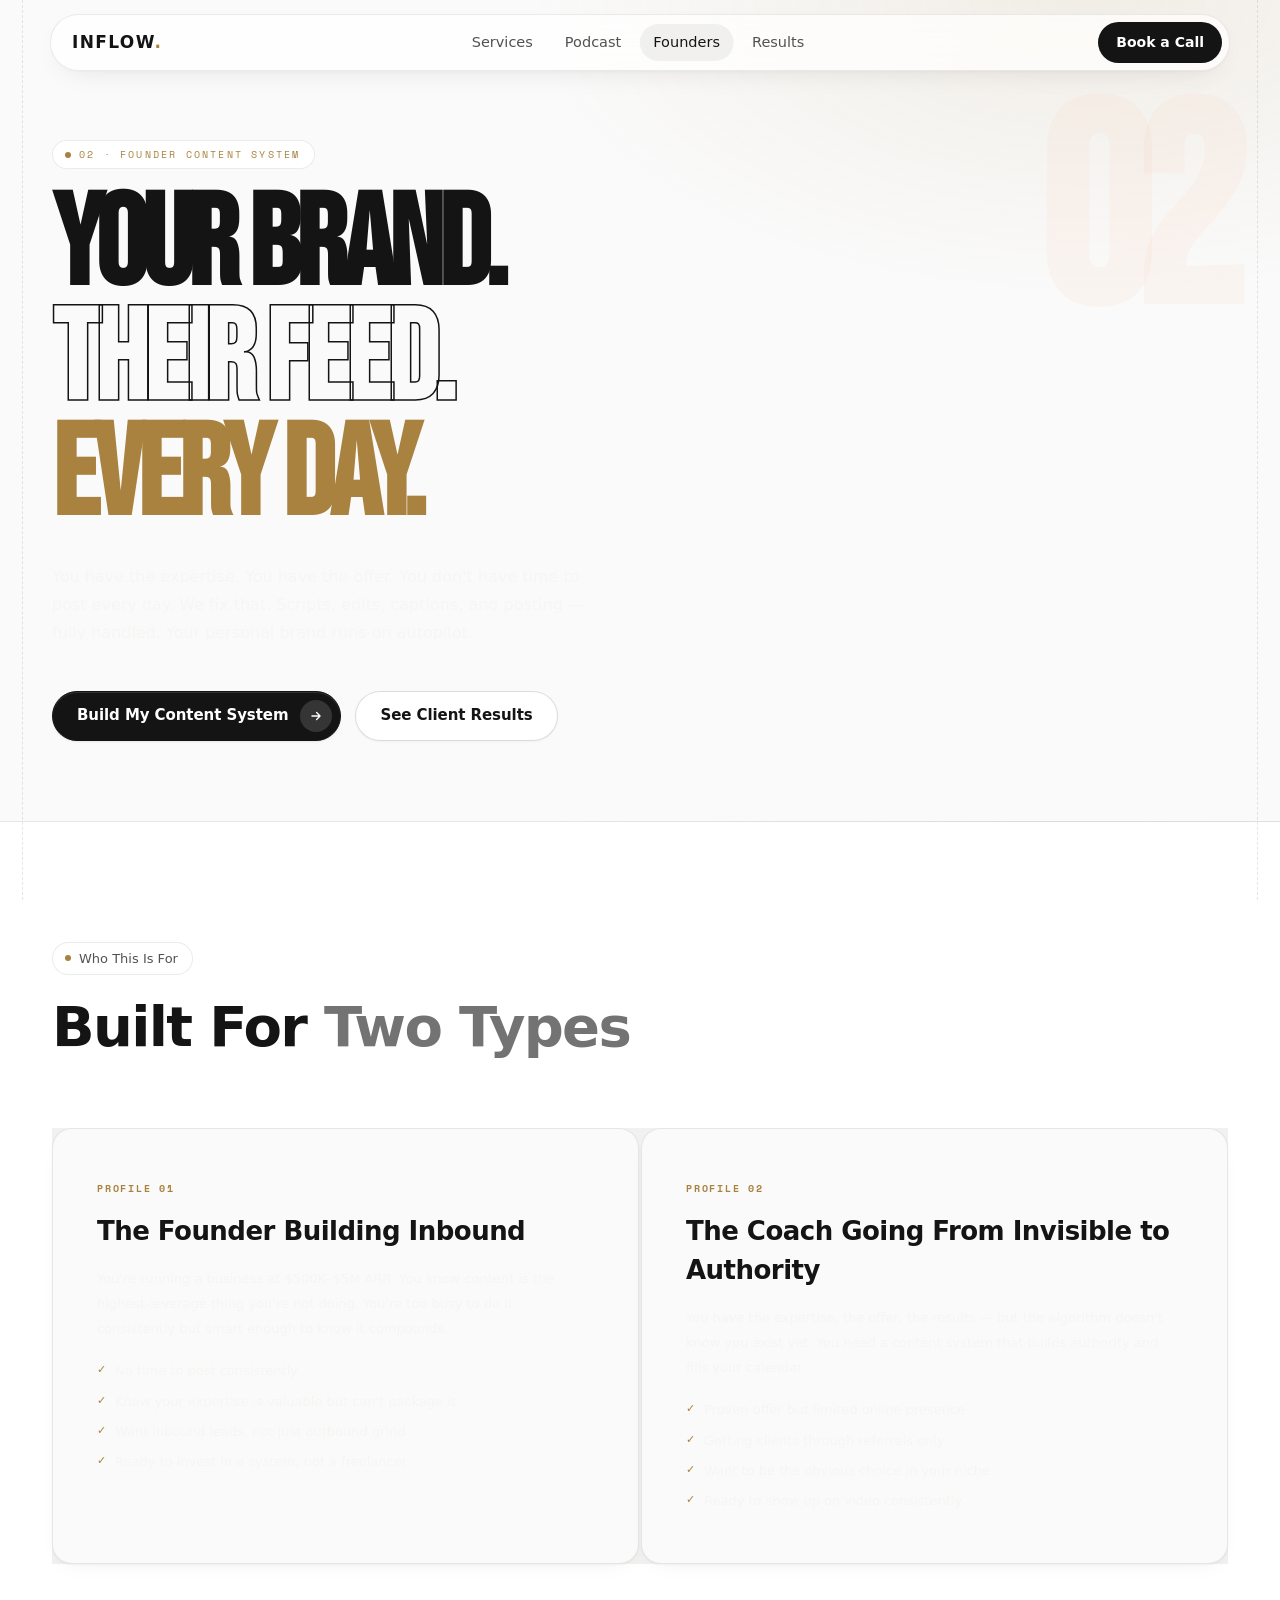
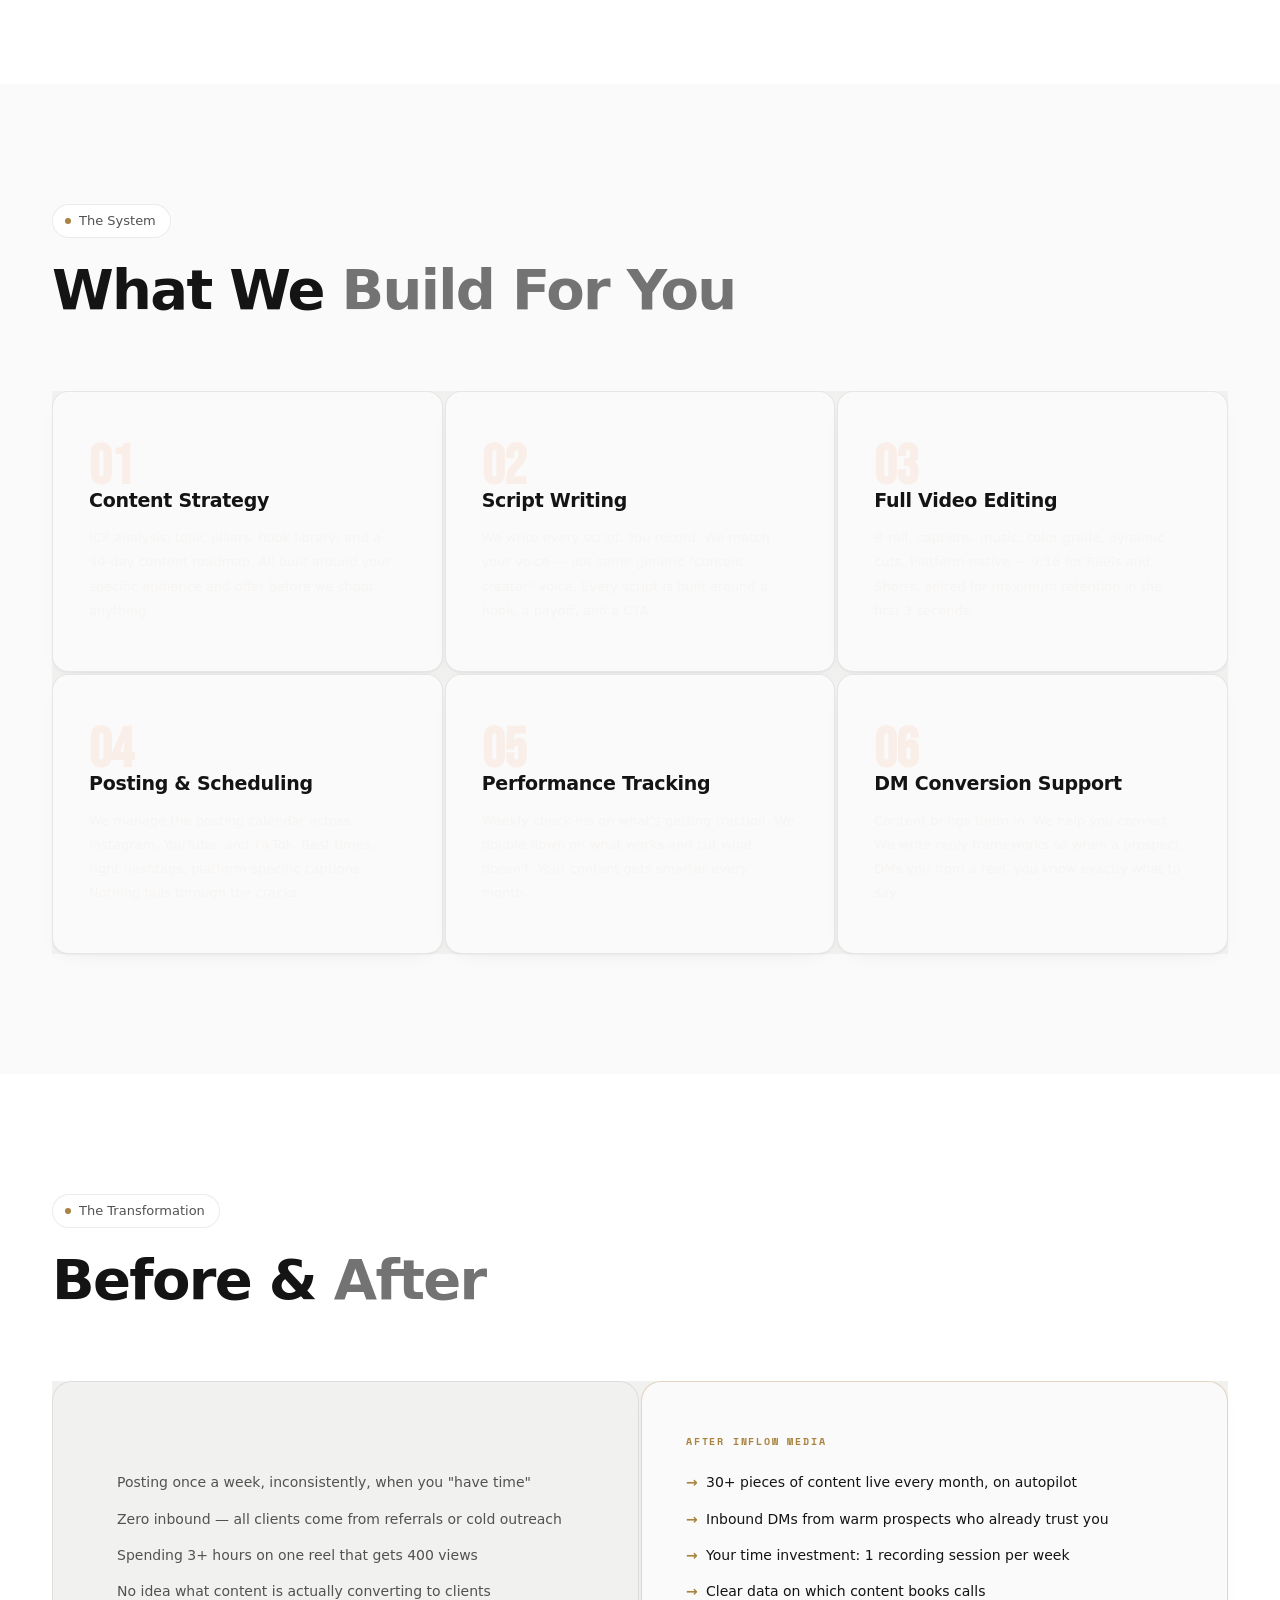
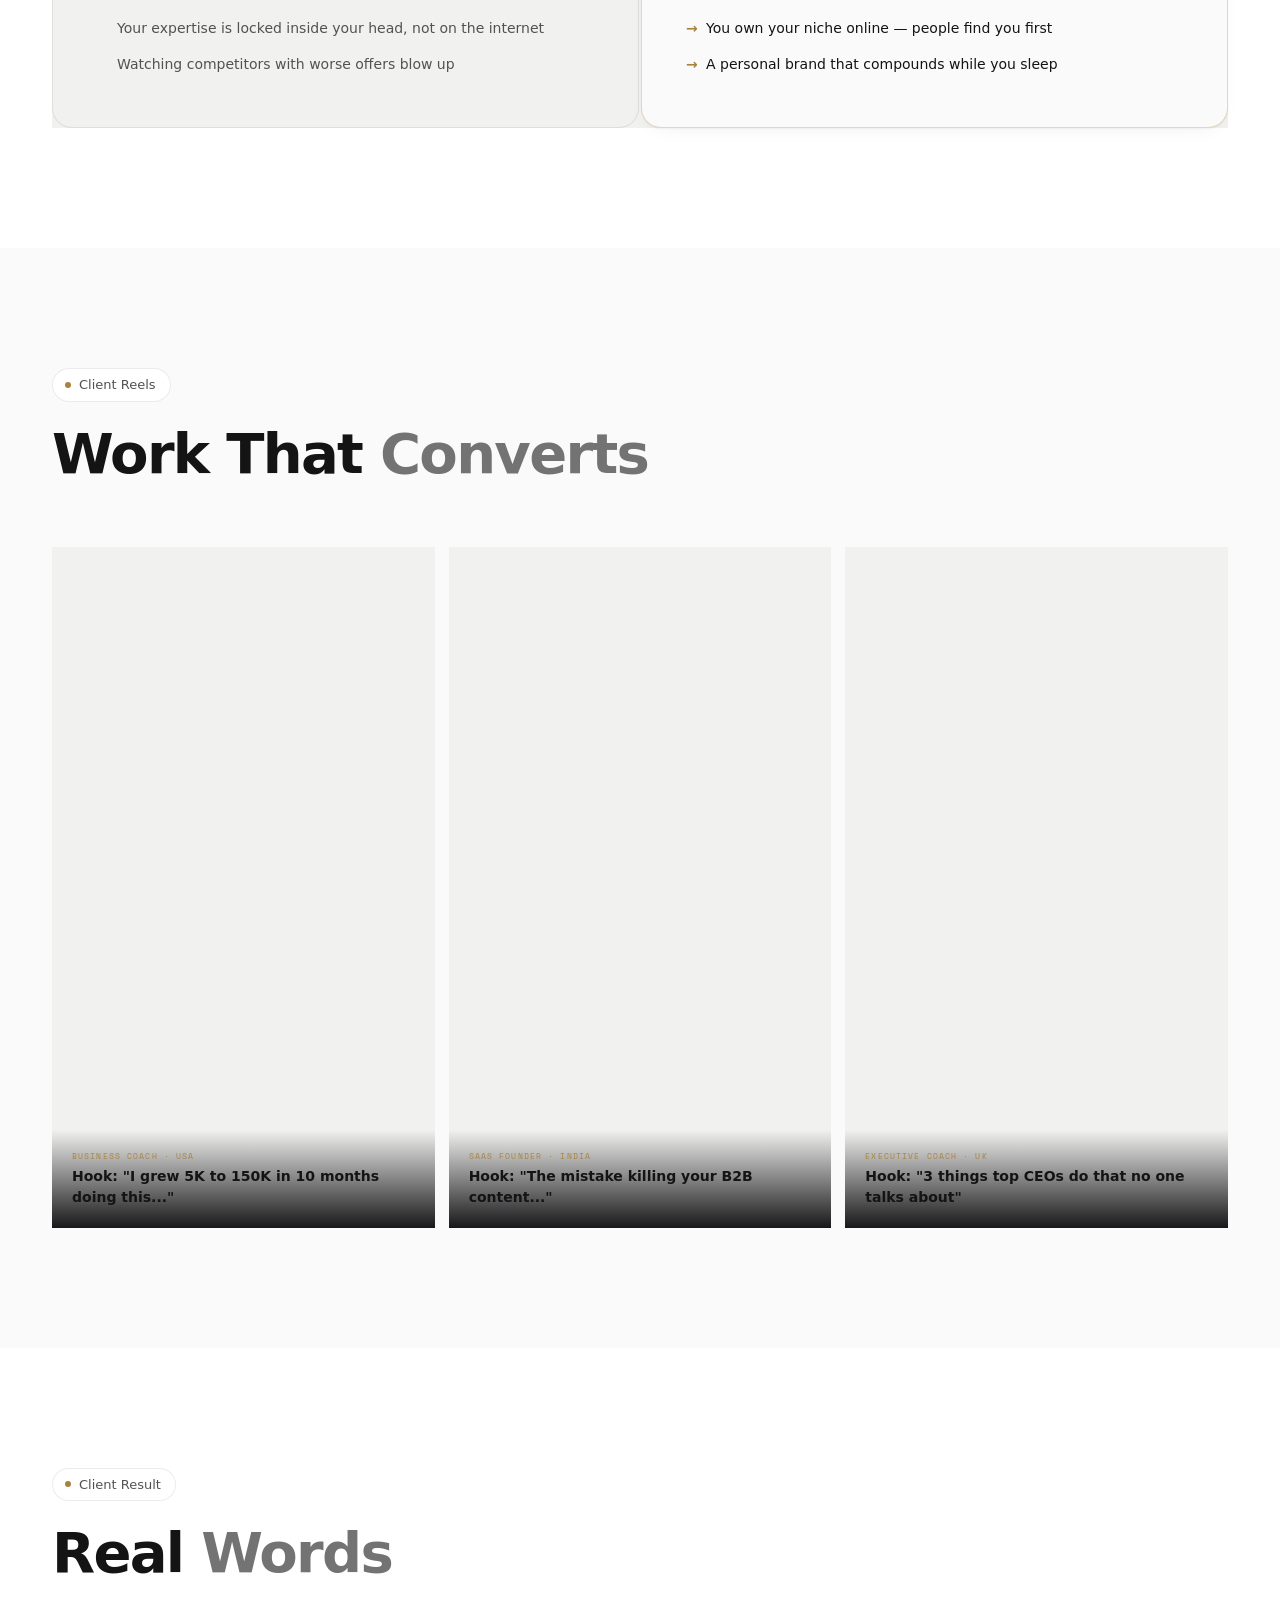
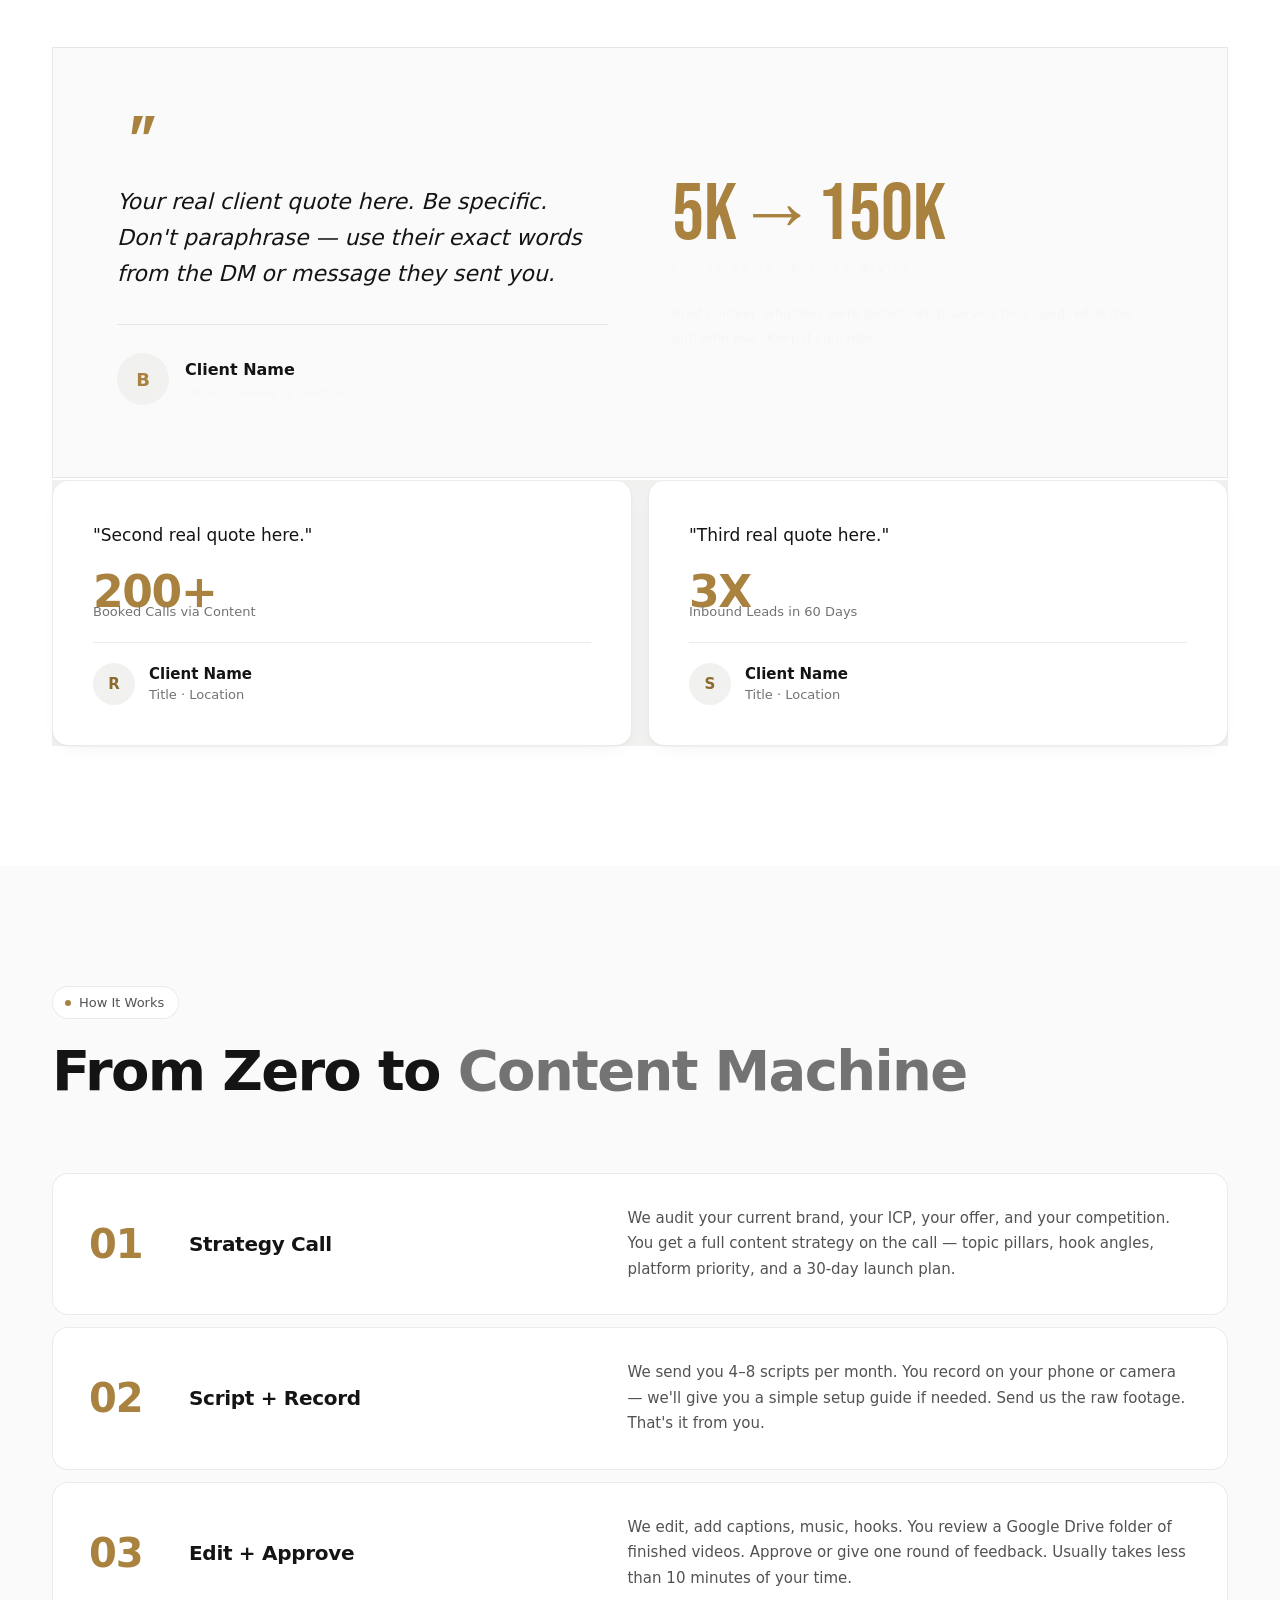
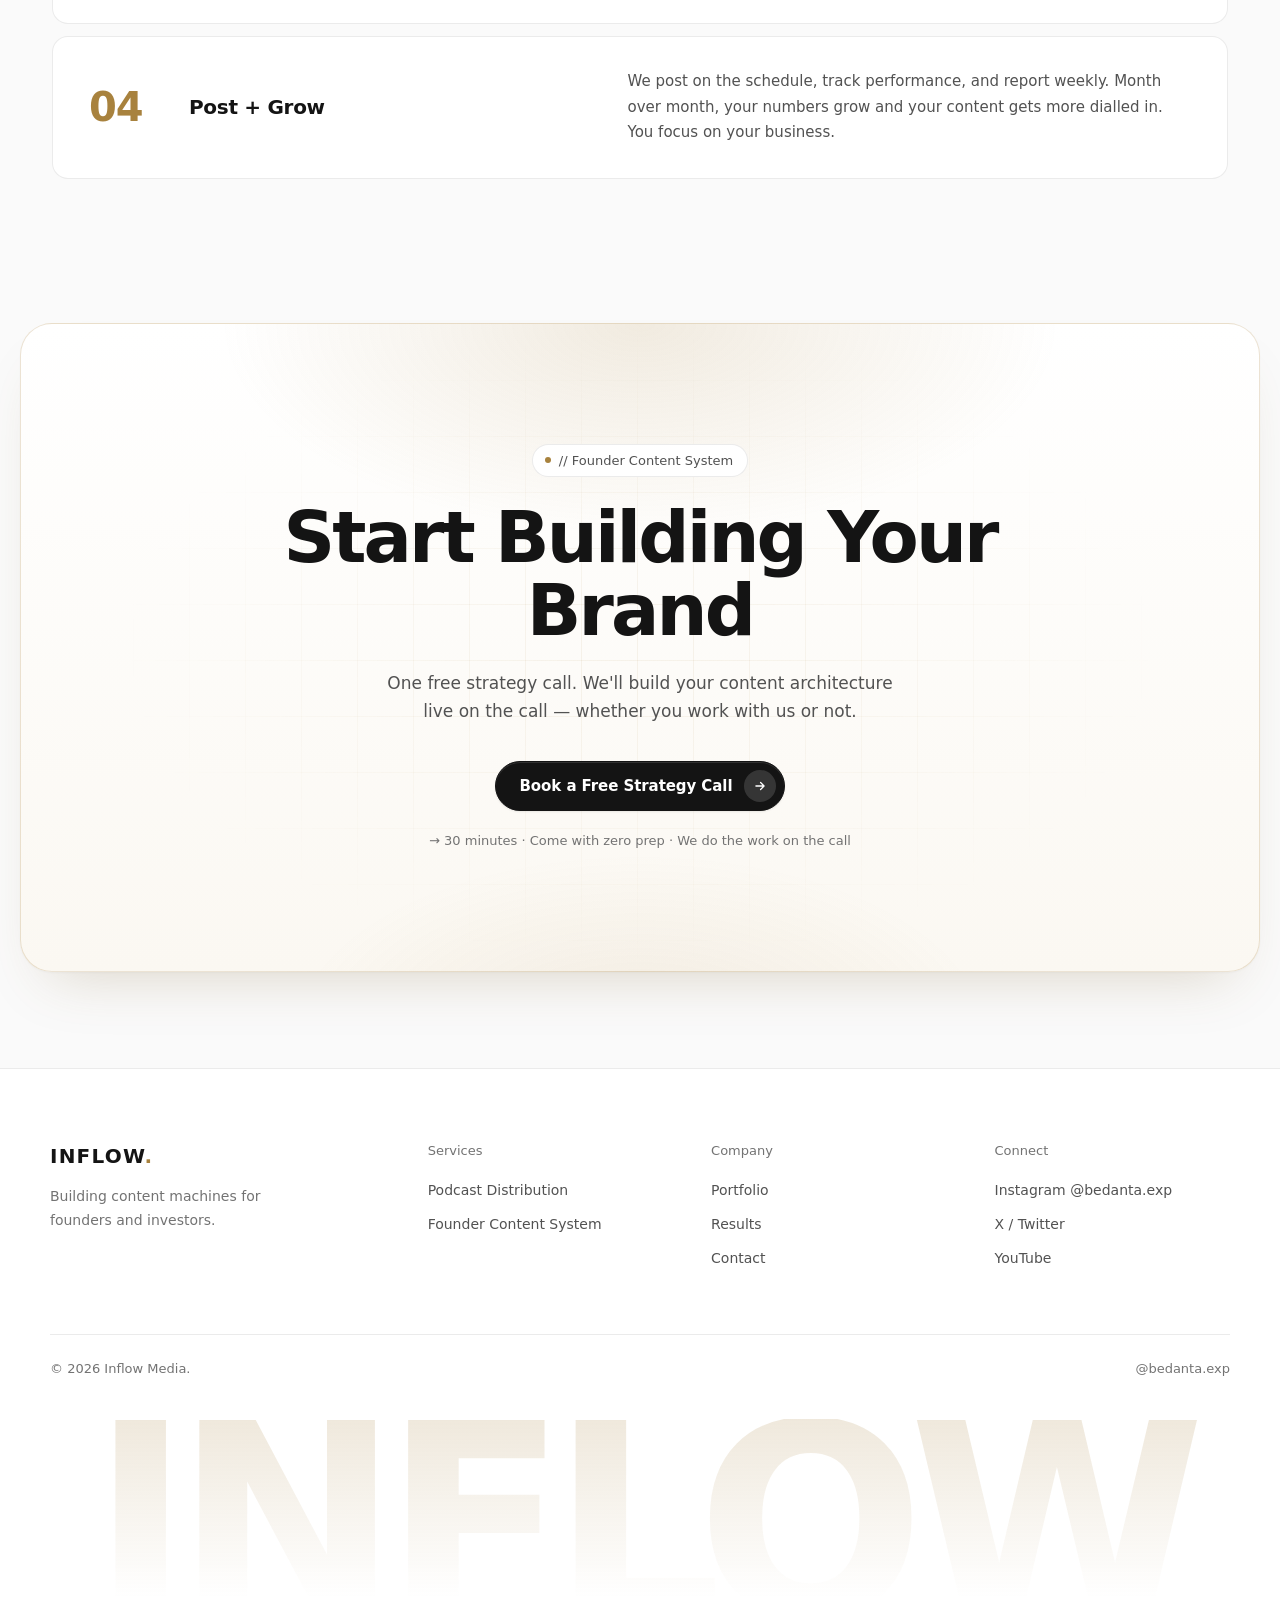
<file: founders-content.html>
<!DOCTYPE html>
<html lang="en">
<head>
<meta charset="UTF-8">
<meta name="viewport" content="width=device-width, initial-scale=1.0">
<title>Founder Content System — Inflow Media</title>
<link rel="preconnect" href="https://fonts.googleapis.com">
<link href="https://fonts.googleapis.com/css2?family=Syne:wght@400;700;800&family=Space+Mono:ital,wght@0,400;0,700;1,400&family=Bebas+Neue&display=swap" rel="stylesheet">
<link rel="stylesheet" href="style.css">
<style>
.svc-hero{min-height:60vh;display:flex;flex-direction:column;justify-content:flex-end;padding:140px 52px 80px;position:relative;overflow:hidden;border-bottom:1px solid var(--bdr)}
.svc-hero::before{content:'02';position:absolute;top:80px;right:52px;font-family:'Bebas Neue',sans-serif;font-size:280px;color:rgba(255,107,43,.04);line-height:1;pointer-events:none}
.svc-num{font-family:'Space Mono',monospace;font-size:10px;color:var(--acc);letter-spacing:.22em;text-transform:uppercase;margin-bottom:20px;opacity:0;animation:fup .8s forwards .2s}
.svc-h1{font-family:'Bebas Neue',sans-serif;font-size:clamp(60px,10vw,160px);line-height:.9;color:var(--wht);opacity:0;animation:fup .9s forwards .4s}
.svc-h1 .hi{color:var(--acc)}
.svc-h1 .ol{-webkit-text-stroke:1.5px var(--wht);color:transparent}
.svc-tagline{max-width:560px;margin-top:28px;font-size:16px;line-height:1.75;color:rgba(245,242,238,.55);opacity:0;animation:fup .9s forwards .6s}
.svc-cta-row{margin-top:44px;display:flex;gap:14px;opacity:0;animation:fup .9s forwards .8s}

/* WHO IT'S FOR */
.for-sec{padding:120px 52px;background:var(--sur)}
.for-grid{display:grid;grid-template-columns:1fr 1fr;gap:2px;background:var(--mut);margin-top:72px}
.for-card{background:var(--bg);padding:52px 44px}
.for-label{font-family:'Space Mono',monospace;font-size:10px;color:var(--acc);letter-spacing:.18em;text-transform:uppercase;margin-bottom:16px}
.for-ttl{font-size:26px;font-weight:800;margin-bottom:16px}
.for-d{font-size:13px;color:rgba(245,242,238,.5);line-height:1.9}
.for-list{list-style:none;display:flex;flex-direction:column;gap:10px;margin-top:20px}
.for-list li{font-size:13px;color:rgba(245,242,238,.65);padding-left:18px;position:relative}
.for-list li::before{content:'✓';position:absolute;left:0;color:var(--acc);font-size:11px}

/* FEATURES */
.features-sec{padding:120px 52px}
.feat-grid{display:grid;grid-template-columns:repeat(3,1fr);gap:2px;background:var(--mut);margin-top:72px}
.feat{background:var(--bg);padding:48px 36px;position:relative;overflow:hidden;transition:background .3s}
.feat:hover{background:#0f0f11}
.feat-num{font-family:'Bebas Neue',sans-serif;font-size:56px;color:rgba(255,107,43,.08);line-height:1;margin-bottom:-10px}
.feat-ttl{font-size:19px;font-weight:800;margin-bottom:12px}
.feat-d{font-size:13px;color:rgba(245,242,238,.5);line-height:1.85}

/* BEFORE / AFTER */
.ba-sec{padding:120px 52px;background:var(--sur)}
.ba-grid{display:grid;grid-template-columns:1fr 1fr;gap:2px;background:var(--mut);margin-top:72px}
.ba-card{background:var(--bg);padding:52px 44px}
.ba-label{font-family:'Space Mono',monospace;font-size:10px;letter-spacing:.18em;text-transform:uppercase;margin-bottom:20px}
.ba-card.before .ba-label{color:rgba(245,242,238,.3)}
.ba-card.after .ba-label{color:var(--acc)}
.ba-list{list-style:none;display:flex;flex-direction:column;gap:14px}
.ba-list li{font-size:14px;line-height:1.6;color:rgba(245,242,238,.6);padding-left:20px;position:relative}
.ba-card.before .ba-list li::before{content:'✗';position:absolute;left:0;color:rgba(245,242,238,.2)}
.ba-card.after .ba-list li::before{content:'→';position:absolute;left:0;color:var(--acc)}

/* VIDEO GRID for portfolio */
.vid-sec{padding:120px 52px}
.vid-grid{display:grid;grid-template-columns:repeat(3,1fr);gap:14px;margin-top:64px}
.vid-item{position:relative;aspect-ratio:9/16;background:var(--mut);overflow:hidden}
.vid-item iframe{width:100%;height:100%;border:none;display:block}
.vid-item-info{position:absolute;bottom:0;left:0;right:0;padding:20px;background:linear-gradient(to top,rgba(12,12,14,.95),transparent)}
.vi-cl{font-family:'Space Mono',monospace;font-size:8px;color:var(--acc);letter-spacing:.14em;text-transform:uppercase}
.vi-tl{font-size:14px;font-weight:800;margin-top:4px}

/* TESTIMONIAL */
.testi-sec{padding:120px 52px;background:var(--sur)}
.testi-big{background:var(--bg);padding:72px 64px;display:grid;grid-template-columns:1fr 1fr;gap:64px;align-items:center;margin-top:64px;border:1px solid var(--bdr)}
.tb-quote{font-size:22px;line-height:1.65;color:var(--wht);font-style:italic}
.tb-quote::before{content:'"';font-family:'Bebas Neue',sans-serif;font-size:80px;color:var(--acc);line-height:.7;display:block;margin-bottom:8px}
.tb-right{display:flex;flex-direction:column;gap:24px}
.tb-result{font-family:'Bebas Neue',sans-serif;font-size:80px;color:var(--acc);line-height:1}
.tb-result-lbl{font-family:'Space Mono',monospace;font-size:11px;color:rgba(245,242,238,.4);letter-spacing:.14em;text-transform:uppercase;margin-top:-18px}
.tb-author{display:flex;align-items:center;gap:16px;padding-top:28px;border-top:1px solid var(--bdr)}
.tb-av{width:52px;height:52px;border-radius:50%;background:var(--mut);overflow:hidden;display:flex;align-items:center;justify-content:center;font-weight:800;font-size:18px;color:var(--acc);flex-shrink:0}
.tb-av img{width:100%;height:100%;object-fit:cover}
.tb-nm{font-weight:700;font-size:16px}
.tb-ro{font-family:'Space Mono',monospace;font-size:10px;color:rgba(245,242,238,.38);margin-top:3px}
</style>
</head>
<body>

<div class="cur" id="cur"></div>
<div class="cur-r" id="curR"></div>

<!-- NAV -->
<nav id="nav">
  <a href="index.html" class="n-logo">INFLOW<span>.</span></a>
  <ul class="n-links">
    <li><a href="index.html#services">Services</a></li>
    <li><a href="podcast-distribution.html">Podcast</a></li>
    <li><a href="founders-content.html" class="active">Founders</a></li>
    <li><a href="index.html#results">Results</a></li>
  </ul>
  <!-- ✏️ EDIT: Replace # with Calendly -->
  <a href="https://calendly.com/inflow_media/1on1" class="n-cta">Book a Call</a>
</nav>

<!-- ============================================================
     HERO
     ✏️ EDIT: Headline and sub-description
     ============================================================ -->
<section class="svc-hero">
  <div class="svc-num">02 · Founder Content System</div>
  <!-- ✏️ EDIT: Your positioning statement -->
  <h1 class="svc-h1">Your Brand.<br><span class="ol">Their Feed.</span><br><span class="hi">Every Day.</span></h1>
  <!-- ✏️ EDIT: Who this is for and what it does -->
  <p class="svc-tagline">You have the expertise. You have the offer. You don't have time to post every day. We fix that. Scripts, edits, captions, and posting — fully handled. Your personal brand runs on autopilot.</p>
  <div class="svc-cta-row">
    <!-- ✏️ EDIT: Replace # with Calendly -->
    <a href="https://calendly.com/inflow_media/1on1" class="btn-p">Build My Content System</a>
    <a href="#portfolio" class="btn-g">See Client Results</a>
  </div>
</section>

<!-- ============================================================
     WHO IT'S FOR
     ✏️ EDIT: The two ideal client profiles
     ============================================================ -->
<section class="for-sec">
  <div class="s-lbl">Who This Is For</div>
  <h2 class="s-ttl rv">Built For <span class="ol">Two Types</span></h2>
  <div class="for-grid">

    <!-- Profile 1 -->
    <div class="for-card rv">
      <div class="for-label">Profile 01</div>
      <!-- ✏️ EDIT: First client type -->
      <div class="for-ttl">The Founder Building Inbound</div>
      <p class="for-d">You're running a business at $500K–$5M ARR. You know content is the highest-leverage thing you're not doing. You're too busy to do it consistently but smart enough to know it compounds.</p>
      <ul class="for-list">
        <!-- ✏️ EDIT: Their situation / pain points -->
        <li>No time to post consistently</li>
        <li>Know your expertise is valuable but can't package it</li>
        <li>Want inbound leads, not just outbound grind</li>
        <li>Ready to invest in a system, not a freelancer</li>
      </ul>
    </div>

    <!-- Profile 2 -->
    <div class="for-card rv" style="transition-delay:.15s">
      <div class="for-label">Profile 02</div>
      <!-- ✏️ EDIT: Second client type -->
      <div class="for-ttl">The Coach Going From Invisible to Authority</div>
      <p class="for-d">You have the expertise, the offer, the results — but the algorithm doesn't know you exist yet. You need a content system that builds authority and fills your calendar.</p>
      <ul class="for-list">
        <!-- ✏️ EDIT: Their situation -->
        <li>Proven offer but limited online presence</li>
        <li>Getting clients through referrals only</li>
        <li>Want to be the obvious choice in your niche</li>
        <li>Ready to show up on video consistently</li>
      </ul>
    </div>

  </div>
</section>

<!-- ============================================================
     WHAT'S INCLUDED
     ✏️ EDIT: Each feature card
     ============================================================ -->
<section class="features-sec">
  <div class="s-lbl">The System</div>
  <h2 class="s-ttl rv">What We <span class="ol">Build For You</span></h2>
  <div class="feat-grid">

    <div class="feat rv">
      <div class="feat-num">01</div>
      <h3 class="feat-ttl">Content Strategy</h3>
      <p class="feat-d">ICP analysis, topic pillars, hook library, and a 90-day content roadmap. All built around your specific audience and offer before we shoot anything.</p>
    </div>

    <div class="feat rv" style="transition-delay:.1s">
      <div class="feat-num">02</div>
      <h3 class="feat-ttl">Script Writing</h3>
      <p class="feat-d">We write every script. You record. We match your voice — not some generic "content creator" voice. Every script is built around a hook, a payoff, and a CTA.</p>
    </div>

    <div class="feat rv" style="transition-delay:.2s">
      <div class="feat-num">03</div>
      <h3 class="feat-ttl">Full Video Editing</h3>
      <p class="feat-d">B-roll, captions, music, color grade, dynamic cuts. Platform-native — 9:16 for Reels and Shorts, edited for maximum retention in the first 3 seconds.</p>
    </div>

    <div class="feat rv" style="transition-delay:.3s">
      <div class="feat-num">04</div>
      <h3 class="feat-ttl">Posting & Scheduling</h3>
      <p class="feat-d">We manage the posting calendar across Instagram, YouTube, and TikTok. Best times, right hashtags, platform-specific captions. Nothing falls through the cracks.</p>
    </div>

    <div class="feat rv" style="transition-delay:.4s">
      <div class="feat-num">05</div>
      <h3 class="feat-ttl">Performance Tracking</h3>
      <p class="feat-d">Weekly check-ins on what's getting traction. We double down on what works and cut what doesn't. Your content gets smarter every month.</p>
    </div>

    <div class="feat rv" style="transition-delay:.5s">
      <div class="feat-num">06</div>
      <h3 class="feat-ttl">DM Conversion Support</h3>
      <p class="feat-d">Content brings them in. We help you convert. We write reply frameworks so when a prospect DMs you from a reel, you know exactly what to say.</p>
    </div>

  </div>
</section>

<!-- ============================================================
     BEFORE / AFTER
     ✏️ EDIT: The before/after scenarios
     ============================================================ -->
<section class="ba-sec">
  <div class="s-lbl">The Transformation</div>
  <h2 class="s-ttl rv">Before & <span class="ol">After</span></h2>
  <div class="ba-grid rv">

    <div class="ba-card before">
      <div class="ba-label">Before Inflow Media</div>
      <ul class="ba-list">
        <!-- ✏️ EDIT: Their real pain points -->
        <li>Posting once a week, inconsistently, when you "have time"</li>
        <li>Zero inbound — all clients come from referrals or cold outreach</li>
        <li>Spending 3+ hours on one reel that gets 400 views</li>
        <li>No idea what content is actually converting to clients</li>
        <li>Your expertise is locked inside your head, not on the internet</li>
        <li>Watching competitors with worse offers blow up</li>
      </ul>
    </div>

    <div class="ba-card after">
      <div class="ba-label">After Inflow Media</div>
      <ul class="ba-list">
        <!-- ✏️ EDIT: Their real results -->
        <li>30+ pieces of content live every month, on autopilot</li>
        <li>Inbound DMs from warm prospects who already trust you</li>
        <li>Your time investment: 1 recording session per week</li>
        <li>Clear data on which content books calls</li>
        <li>You own your niche online — people find you first</li>
        <li>A personal brand that compounds while you sleep</li>
      </ul>
    </div>

  </div>
</section>

<!-- ============================================================
     VIDEO PORTFOLIO — Short-form reel examples
     ✏️ EDIT: Replace VIDEO_IDs with your real client reel IDs
     Note: For vertical reels use Shorts IDs or Instagram embeds
     ============================================================ -->
<section class="vid-sec" id="portfolio">
  <div class="s-lbl">Client Reels</div>
  <h2 class="s-ttl rv">Work That <span class="ol">Converts</span></h2>
  <div class="vid-grid rv">

    <!-- ✏️ VIDEO 1: Replace VIDEO_ID -->
    <div class="vid-item">
      <iframe src="https://www.youtube.com/embed/VIDEO_ID?rel=0&modestbranding=1" allow="encrypted-media" allowfullscreen></iframe>
      <div class="vid-item-info">
        <div class="vi-cl">Business Coach · USA</div>
        <div class="vi-tl">Hook: "I grew 5K to 150K in 10 months doing this..."</div> <!-- ✏️ -->
      </div>
    </div>

    <!-- ✏️ VIDEO 2: Replace VIDEO_ID -->
    <div class="vid-item">
      <iframe src="https://www.youtube.com/embed/VIDEO_ID?rel=0&modestbranding=1" allow="encrypted-media" allowfullscreen></iframe>
      <div class="vid-item-info">
        <div class="vi-cl">SaaS Founder · India</div>
        <div class="vi-tl">Hook: "The mistake killing your B2B content..."</div> <!-- ✏️ -->
      </div>
    </div>

    <!-- ✏️ VIDEO 3: Replace VIDEO_ID -->
    <div class="vid-item">
      <iframe src="https://www.youtube.com/embed/VIDEO_ID?rel=0&modestbranding=1" allow="encrypted-media" allowfullscreen></iframe>
      <div class="vid-item-info">
        <div class="vi-cl">Executive Coach · UK</div>
        <div class="vi-tl">Hook: "3 things top CEOs do that no one talks about"</div> <!-- ✏️ -->
      </div>
    </div>

  </div>
</section>

<!-- ============================================================
     FEATURED TESTIMONIAL
     ✏️ EDIT: Quote, result, name, photo
     ============================================================ -->
<section class="testi-sec">
  <div class="s-lbl">Client Result</div>
  <h2 class="s-ttl rv">Real <span class="ol">Words</span></h2>
  <div class="testi-big rv">
    <div>
      <!-- ✏️ EDIT: Real client quote — copy exact words -->
      <div class="tb-quote">Your real client quote here. Be specific. Don't paraphrase — use their exact words from the DM or message they sent you.</div>
      <div class="tb-author" style="margin-top:32px">
        <!-- ✏️ Add photo: <img src="clientphoto.jpg"> inside .tb-av -->
        <div class="tb-av">B</div>
        <div>
          <div class="tb-nm">Client Name</div>
          <div class="tb-ro">Title · Company or Location</div>
        </div>
      </div>
    </div>
    <div class="tb-right">
      <!-- ✏️ EDIT: Big result number -->
      <div class="tb-result">5K→150K</div>
      <div class="tb-result-lbl">Followers in under 12 months</div>
      <p style="font-size:13px;color:rgba(245,242,238,.45);line-height:1.85">
        <!-- ✏️ EDIT: One sentence context about the client -->
        Brief context: who they were before, what service they used, what the outcome was. Keep it concrete.
      </p>
    </div>
  </div>

  <!-- More testimonials below -->
  <div class="res-grid" style="margin-top:2px;background:var(--mut)">
    <div class="rc rv">
      <div class="rc-q">"Second real quote here."</div>
      <div><div class="rc-r">200+</div><div class="rc-rl">Booked Calls via Content</div></div>
      <div class="rc-au"><div class="rc-av">R</div><div><div class="rc-nm">Client Name</div><div class="rc-ro">Title · Location</div></div></div>
    </div>
    <div class="rc rv" style="transition-delay:.15s">
      <div class="rc-q">"Third real quote here."</div>
      <div><div class="rc-r">3X</div><div class="rc-rl">Inbound Leads in 60 Days</div></div>
      <div class="rc-au"><div class="rc-av">S</div><div><div class="rc-nm">Client Name</div><div class="rc-ro">Title · Location</div></div></div>
    </div>
  </div>
</section>

<!-- PROCESS -->
<section style="padding:120px 52px">
  <div class="s-lbl">How It Works</div>
  <h2 class="s-ttl rv">From Zero to <span class="ol">Content Machine</span></h2>
  <div class="proc-list" style="margin-top:72px">
    <div class="pr rv"><div class="pr-n">01</div><div class="pr-ttl">Strategy Call</div><div class="pr-d">We audit your current brand, your ICP, your offer, and your competition. You get a full content strategy on the call — topic pillars, hook angles, platform priority, and a 30-day launch plan.</div></div>
    <div class="pr rv" style="transition-delay:.1s"><div class="pr-n">02</div><div class="pr-ttl">Script + Record</div><div class="pr-d">We send you 4–8 scripts per month. You record on your phone or camera — we'll give you a simple setup guide if needed. Send us the raw footage. That's it from you.</div></div>
    <div class="pr rv" style="transition-delay:.2s"><div class="pr-n">03</div><div class="pr-ttl">Edit + Approve</div><div class="pr-d">We edit, add captions, music, hooks. You review a Google Drive folder of finished videos. Approve or give one round of feedback. Usually takes less than 10 minutes of your time.</div></div>
    <div class="pr rv" style="transition-delay:.3s"><div class="pr-n">04</div><div class="pr-ttl">Post + Grow</div><div class="pr-d">We post on the schedule, track performance, and report weekly. Month over month, your numbers grow and your content gets more dialled in. You focus on your business.</div></div>
  </div>
</section>

<!-- BOTTOM CTA -->
<section class="cta-sec" id="contact">
  <canvas id="ctaCv"></canvas>
  <div class="cta-in rv">
    <p class="cta-ey">// Founder Content System</p>
    <h2 class="cta-ttl">Start Building Your Brand</h2>
    <p class="cta-sub">One free strategy call. We'll build your content architecture live on the call — whether you work with us or not.</p>
    <!-- ✏️ EDIT: Replace # with Calendly -->
    <a href="https://calendly.com/inflow_media/1on1" class="btn-p">Book a Free Strategy Call</a>
    <p class="cta-note">→ 30 minutes · Come with zero prep · We do the work on the call</p>
  </div>
</section>

<!-- FOOTER -->
<footer>
  <div class="ft">
    <div>
      <div class="f-log">INFLOW<span>.</span></div>
      <p class="f-tag">Building content machines for founders and investors.</p>
    </div>
    <div class="f-col"><h4>Services</h4><ul>
      <li><a href="podcast-distribution.html">Podcast Distribution</a></li>
      <li><a href="founders-content.html">Founder Content System</a></li>
    </ul></div>
    <div class="f-col"><h4>Company</h4><ul>
      <li><a href="index.html#work">Portfolio</a></li>
      <li><a href="index.html#results">Results</a></li>
      <li><a href="index.html#contact">Contact</a></li>
    </ul></div>
    <div class="f-col"><h4>Connect</h4><ul>
      <li><a href="https://instagram.com/bedanta.exp" target="_blank">Instagram @bedanta.exp</a></li>
      <li><a href="#" target="_blank">X / Twitter</a></li>
      <li><a href="#" target="_blank">YouTube</a></li>
    </ul></div>
  </div>
  <div class="fb"><span class="fc">© 2026 Inflow Media.</span><span class="fc">@bedanta.exp</span></div>
</footer>

<script src="shared.js"></script>
</body>
</html>
</file>
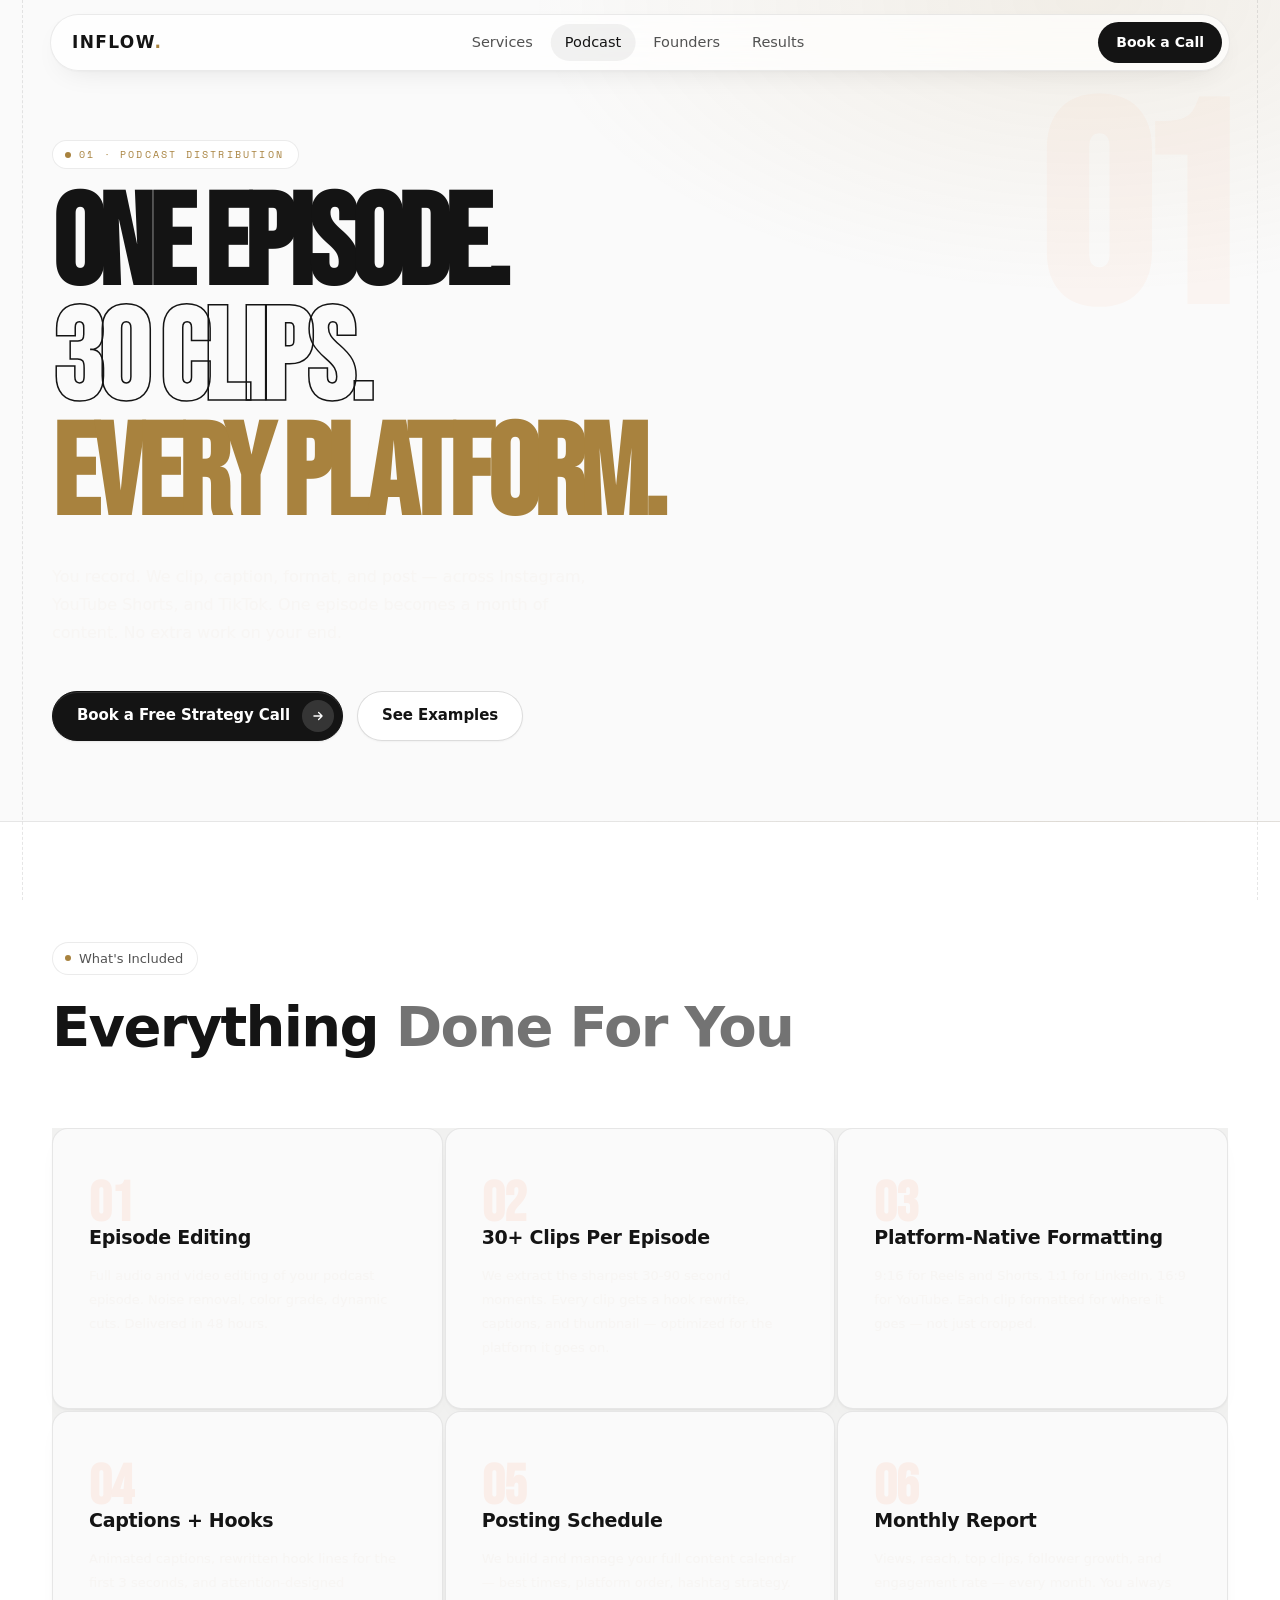
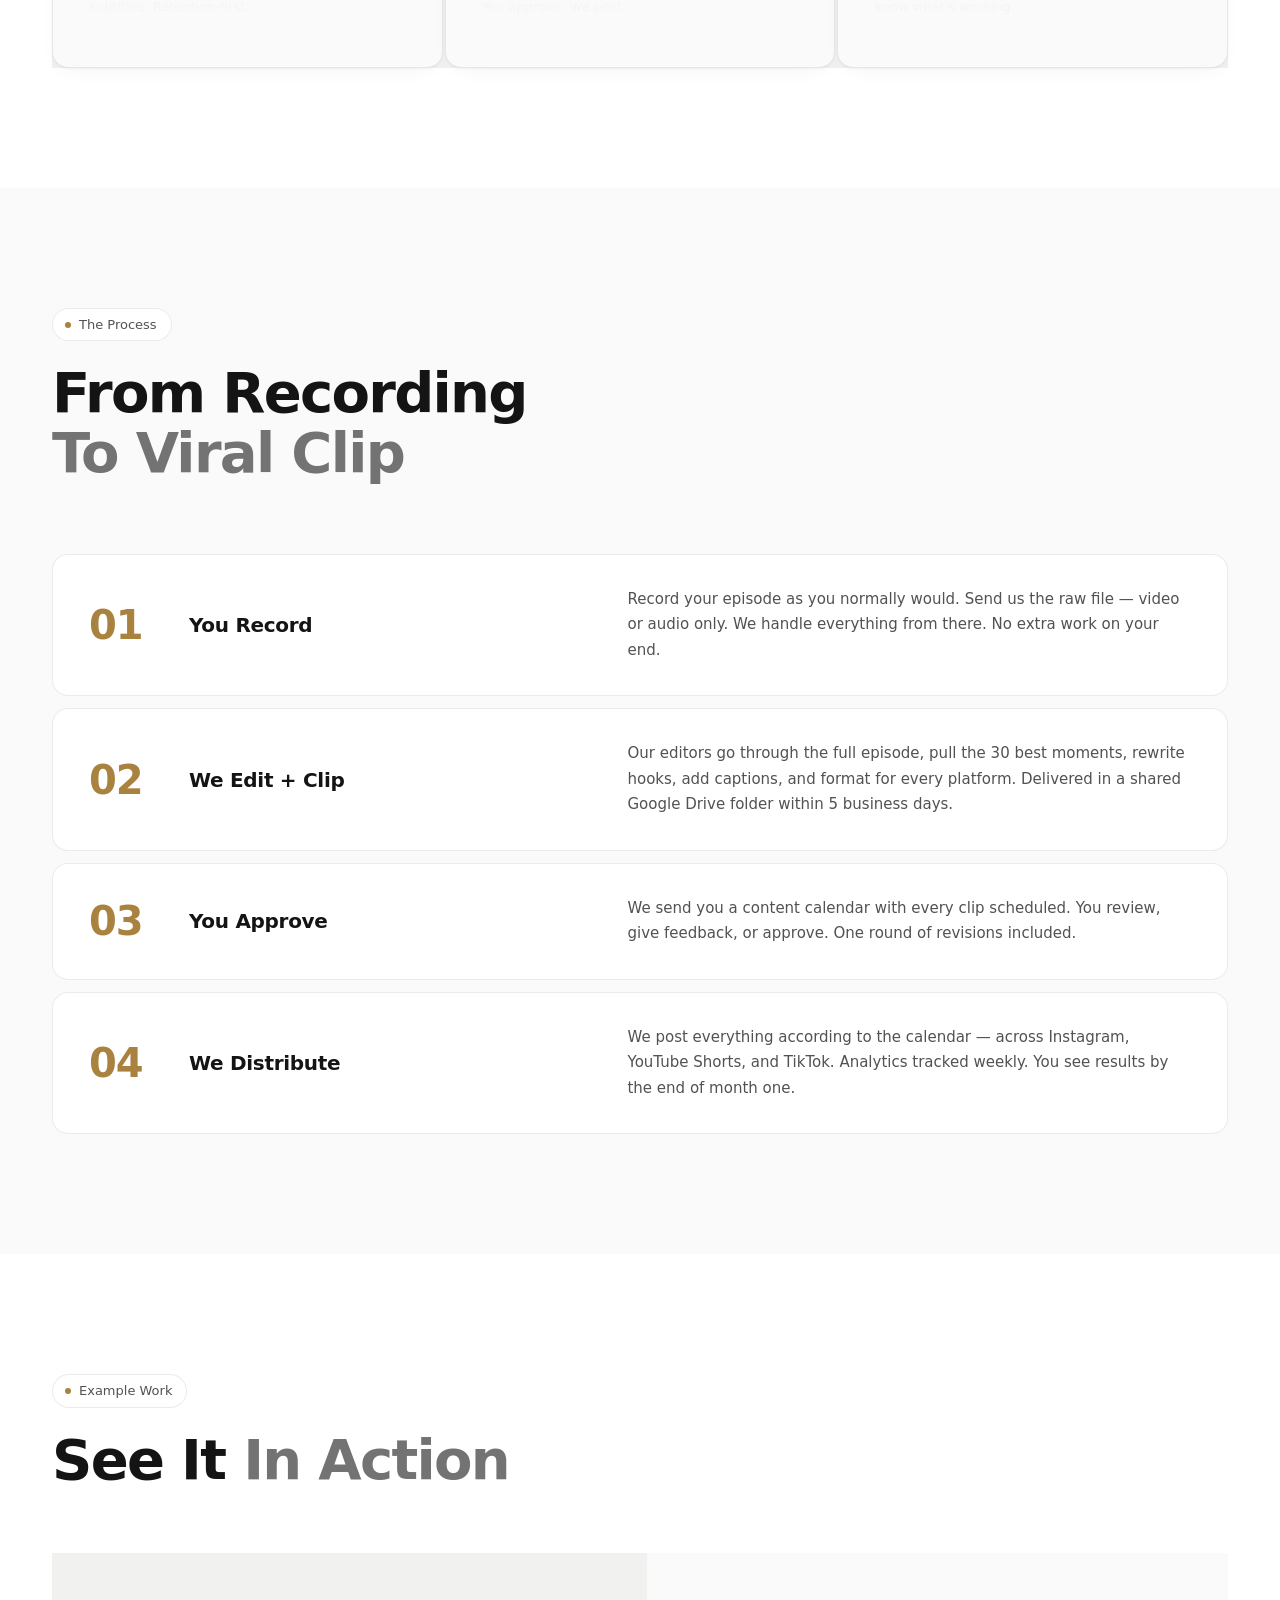
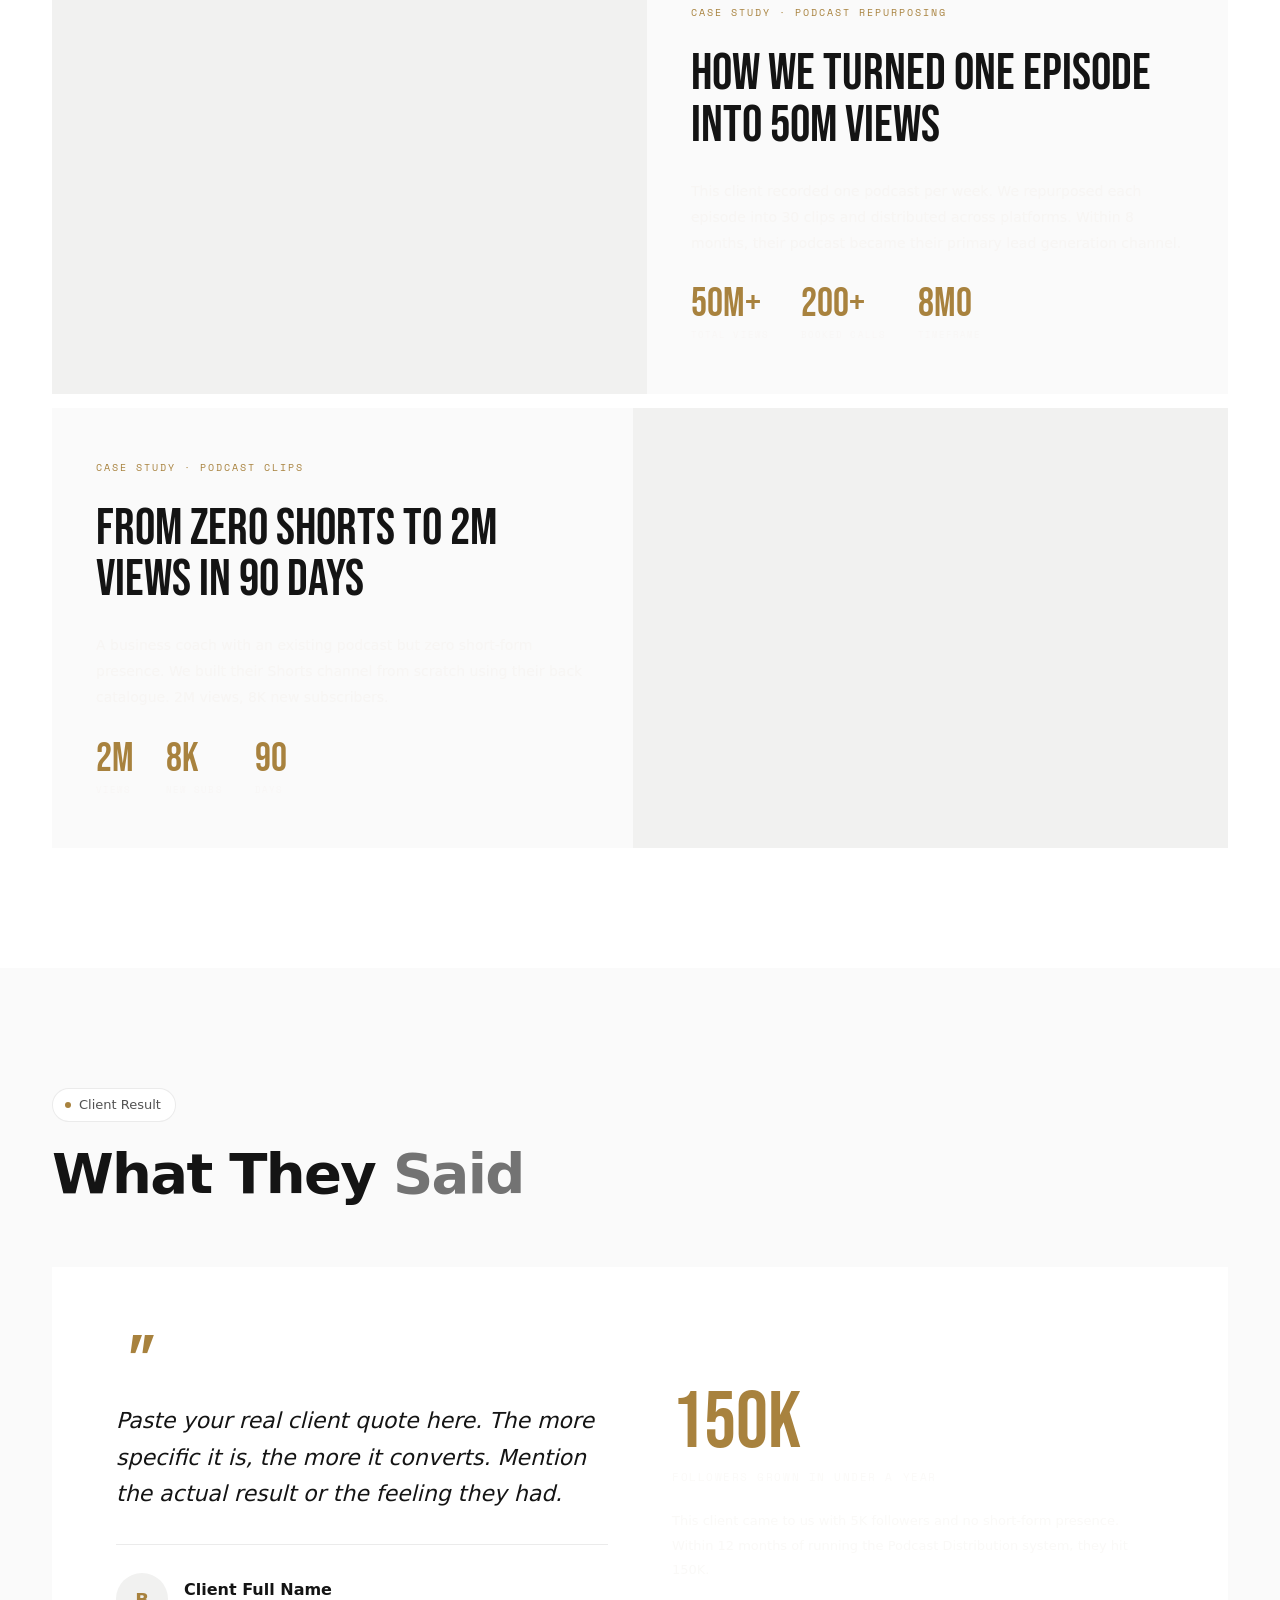
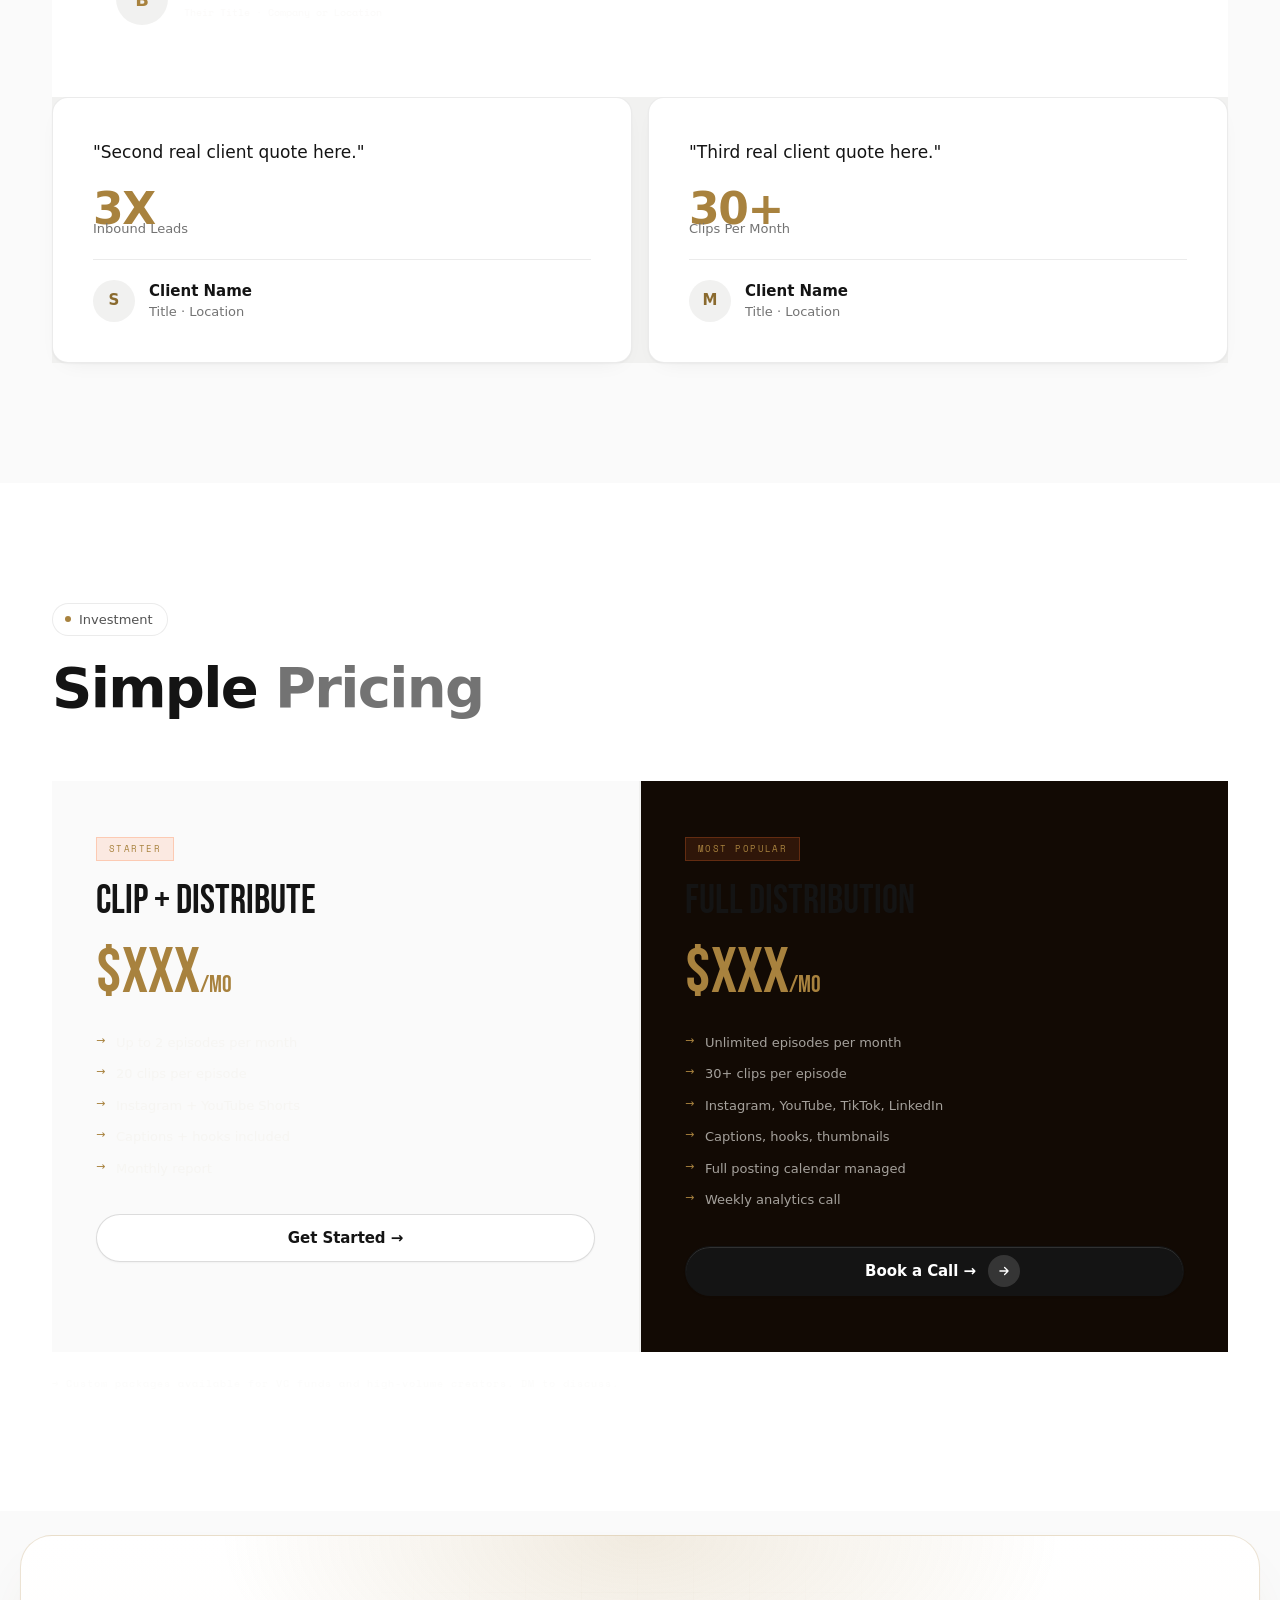
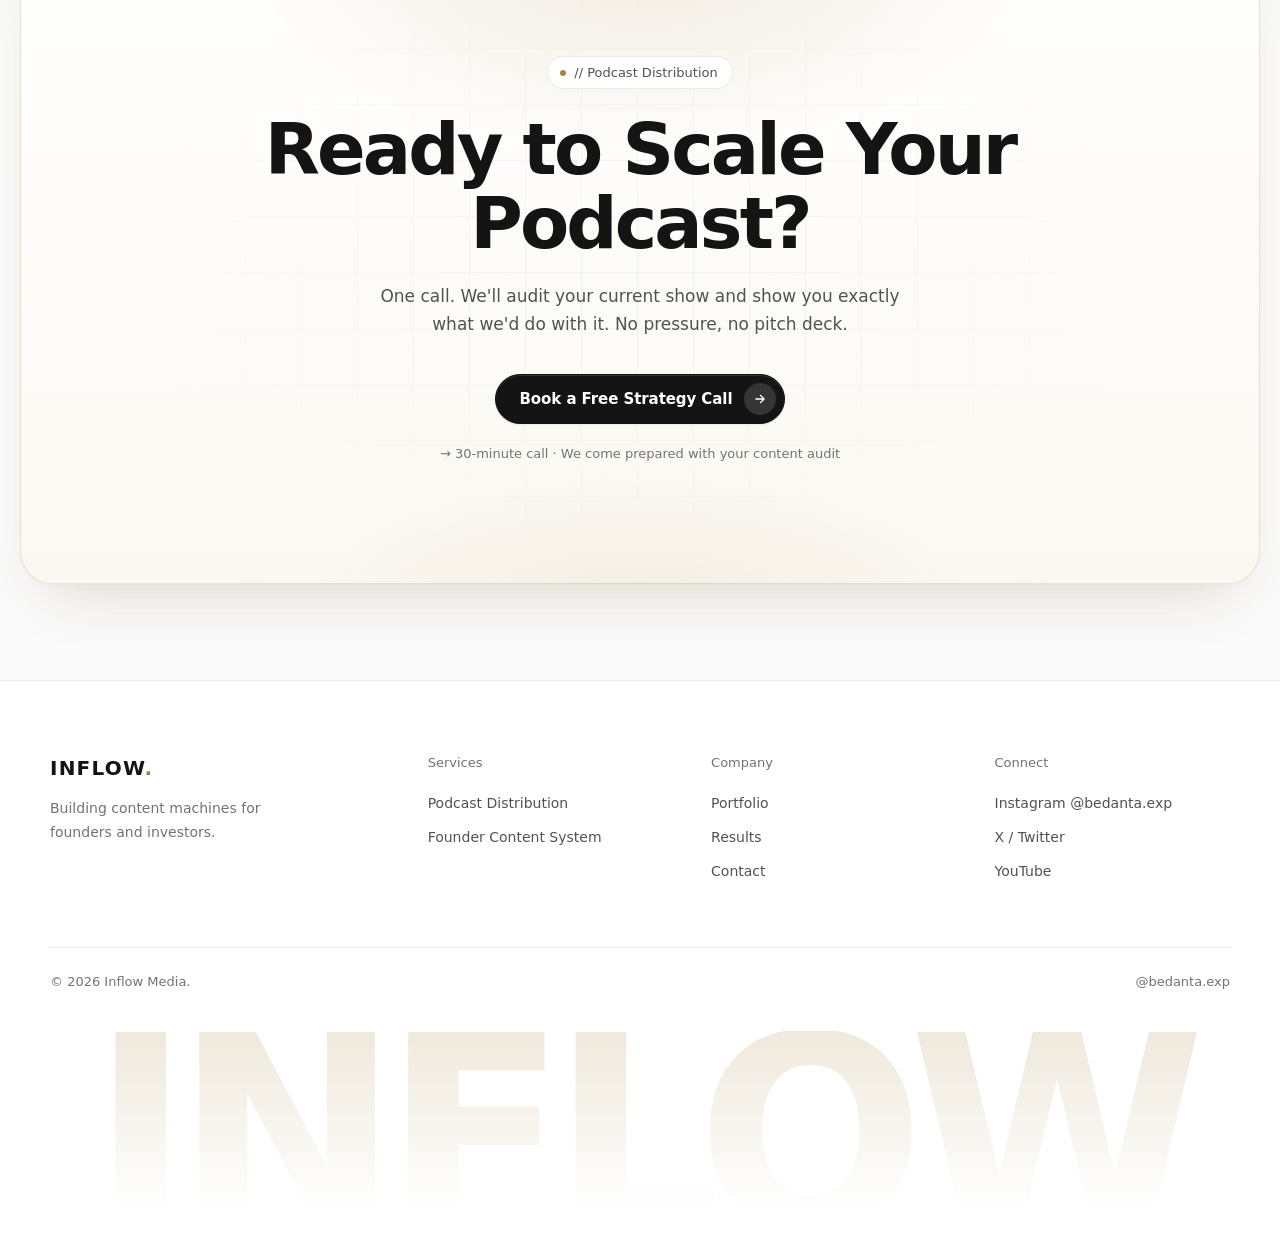
<file: podcast-distribution.html>
<!DOCTYPE html>
<html lang="en">
<head>
<meta charset="UTF-8">
<meta name="viewport" content="width=device-width, initial-scale=1.0">
<title>Podcast Distribution — Inflow Media</title>
<link rel="preconnect" href="https://fonts.googleapis.com">
<link href="https://fonts.googleapis.com/css2?family=Syne:wght@400;700;800&family=Space+Mono:ital,wght@0,400;0,700;1,400&family=Bebas+Neue&display=swap" rel="stylesheet">
<link rel="stylesheet" href="style.css">
<style>
/* === SERVICE PAGE STYLES === */
.svc-hero{min-height:60vh;display:flex;flex-direction:column;justify-content:flex-end;padding:140px 52px 80px;position:relative;overflow:hidden;border-bottom:1px solid var(--bdr)}
.svc-hero::before{content:'01';position:absolute;top:80px;right:52px;font-family:'Bebas Neue',sans-serif;font-size:280px;color:rgba(255,107,43,.04);line-height:1;pointer-events:none}
.svc-num{font-family:'Space Mono',monospace;font-size:10px;color:var(--acc);letter-spacing:.22em;text-transform:uppercase;margin-bottom:20px;opacity:0;animation:fup .8s forwards .2s}
.svc-h1{font-family:'Bebas Neue',sans-serif;font-size:clamp(60px,10vw,160px);line-height:.9;color:var(--wht);opacity:0;animation:fup .9s forwards .4s}
.svc-h1 .hi{color:var(--acc)}
.svc-h1 .ol{-webkit-text-stroke:1.5px var(--wht);color:transparent}
.svc-tagline{max-width:560px;margin-top:28px;font-size:16px;line-height:1.75;color:rgba(245,242,238,.55);opacity:0;animation:fup .9s forwards .6s}
.svc-cta-row{margin-top:44px;display:flex;gap:14px;opacity:0;animation:fup .9s forwards .8s}

/* WHAT YOU GET - feature grid */
.features-sec{padding:120px 52px;background:var(--sur)}
.feat-grid{display:grid;grid-template-columns:repeat(3,1fr);gap:2px;background:var(--mut);margin-top:72px}
.feat{background:var(--bg);padding:48px 36px;position:relative;overflow:hidden;transition:background .3s}
.feat:hover{background:#0f0f11}
.feat-icon{font-size:28px;margin-bottom:20px}
.feat-num{font-family:'Bebas Neue',sans-serif;font-size:56px;color:rgba(255,107,43,.08);line-height:1;margin-bottom:-10px}
.feat-ttl{font-size:19px;font-weight:800;margin-bottom:12px}
.feat-d{font-size:13px;color:rgba(245,242,238,.5);line-height:1.85}

/* PROCESS SECTION */
.proc-sec{padding:120px 52px}

/* VIDEO SHOWCASE — single reel player */
.vid-sec{padding:120px 52px;background:var(--sur)}
.vid-showcase{margin-top:64px;display:grid;grid-template-columns:1fr 1fr;gap:14px;background:var(--mut)}
.vid-main{position:relative;aspect-ratio:16/9;background:var(--muted);overflow:hidden}
.vid-main iframe{width:100%;height:100%;border:none}
.vid-info{background:var(--bg);padding:52px 44px;display:flex;flex-direction:column;justify-content:center;gap:28px}
.vid-label{font-family:'Space Mono',monospace;font-size:10px;color:var(--acc);letter-spacing:.2em;text-transform:uppercase}
.vid-title{font-family:'Bebas Neue',sans-serif;font-size:clamp(36px,4vw,56px);line-height:1}
.vid-desc{font-size:14px;color:rgba(245,242,238,.5);line-height:1.85}
.vid-stats{display:flex;gap:32px}
.vs-n{font-family:'Bebas Neue',sans-serif;font-size:40px;color:var(--acc);line-height:1}
.vs-l{font-family:'Space Mono',monospace;font-size:9px;color:rgba(245,242,238,.35);letter-spacing:.12em;text-transform:uppercase;margin-top:4px}

/* TESTIMONIAL — single featured */
.testi-sec{padding:120px 52px}
.testi-big{background:var(--sur);padding:72px 64px;display:grid;grid-template-columns:1fr 1fr;gap:64px;align-items:center;margin-top:64px}
.tb-quote{font-size:22px;line-height:1.65;color:var(--wht);font-style:italic}
.tb-quote::before{content:'"';font-family:'Bebas Neue',sans-serif;font-size:80px;color:var(--acc);line-height:.7;display:block;margin-bottom:8px}
.tb-right{display:flex;flex-direction:column;gap:24px}
.tb-result{font-family:'Bebas Neue',sans-serif;font-size:80px;color:var(--acc);line-height:1}
.tb-result-lbl{font-family:'Space Mono',monospace;font-size:11px;color:rgba(245,242,238,.4);letter-spacing:.14em;text-transform:uppercase;margin-top:-18px}
.tb-author{display:flex;align-items:center;gap:16px;padding-top:28px;border-top:1px solid var(--bdr)}
.tb-av{width:52px;height:52px;border-radius:50%;background:var(--mut);overflow:hidden;display:flex;align-items:center;justify-content:center;font-weight:800;font-size:18px;color:var(--acc);flex-shrink:0}
.tb-av img{width:100%;height:100%;object-fit:cover}
.tb-nm{font-weight:700;font-size:16px}
.tb-ro{font-family:'Space Mono',monospace;font-size:10px;color:rgba(245,242,238,.38);margin-top:3px}

/* more testimonials */
.more-testi{margin-top:2px;background:var(--mut)}

/* PRICING HINT */
.pricing-sec{padding:120px 52px;background:var(--sur)}
.pricing-grid{display:grid;grid-template-columns:1fr 1fr;gap:2px;background:var(--mut);margin-top:64px}
.pkg{background:var(--bg);padding:56px 44px;display:flex;flex-direction:column;gap:20px;position:relative}
.pkg.featured{background:#120a04}
.pkg-badge{font-family:'Space Mono',monospace;font-size:9px;color:var(--acc);letter-spacing:.16em;text-transform:uppercase;background:rgba(255,107,43,.12);border:1px solid rgba(255,107,43,.25);padding:4px 12px;display:inline-block;width:fit-content}
.pkg-name{font-family:'Bebas Neue',sans-serif;font-size:40px;color:var(--wht);line-height:1}
.pkg-price{font-family:'Bebas Neue',sans-serif;font-size:64px;color:var(--acc);line-height:1}
.pkg-period{font-family:'Space Mono',monospace;font-size:10px;color:rgba(245,242,238,.35);letter-spacing:.1em}
.pkg-list{list-style:none;display:flex;flex-direction:column;gap:12px;margin-top:8px}
.pkg-list li{font-size:13px;color:rgba(245,242,238,.65);line-height:1.5;padding-left:20px;position:relative}
.pkg-list li::before{content:'→';position:absolute;left:0;color:var(--acc);font-size:11px}
</style>
</head>
<body>

<div class="cur" id="cur"></div>
<div class="cur-r" id="curR"></div>

<!-- NAV -->
<nav id="nav">
  <a href="index.html" class="n-logo">INFLOW<span>.</span></a>
  <ul class="n-links">
    <li><a href="index.html#services">Services</a></li>
    <li><a href="podcast-distribution.html" class="active">Podcast</a></li>
    <li><a href="founders-content.html">Founders</a></li>
    <li><a href="index.html#results">Results</a></li>
  </ul>
  <!-- ✏️ EDIT: Replace # with your Calendly link -->
  <a href="https://calendly.com/inflow_media/1on1" class="n-cta">Book a Call</a>
</nav>

<!-- ============================================================
     HERO
     ✏️ EDIT: The tagline and sub-description
     ============================================================ -->
<section class="svc-hero">
  <div class="svc-num">01 · Podcast Distribution</div>
  <!-- ✏️ EDIT: Your headline for this service -->
  <h1 class="svc-h1">One Episode.<br><span class="ol">30 Clips.</span><br><span class="hi">Every Platform.</span></h1>
  <!-- ✏️ EDIT: One punchy line about what this service does -->
  <p class="svc-tagline">You record. We clip, caption, format, and post — across Instagram, YouTube Shorts, and TikTok. One episode becomes a month of content. No extra work on your end.</p>
  <div class="svc-cta-row">
    <!-- ✏️ EDIT: Replace # with Calendly -->
    <a href="https://calendly.com/inflow_media/1on1" class="btn-p">Book a Free Strategy Call</a>
    <a href="#showcase" class="btn-g">See Examples</a>
  </div>
</section>

<!-- ============================================================
     WHAT YOU GET — 6 feature cards
     ✏️ EDIT: Each card title and description
     ============================================================ -->
<section class="features-sec">
  <div class="s-lbl">What's Included</div>
  <h2 class="s-ttl rv">Everything <span class="ol">Done For You</span></h2>
  <div class="feat-grid">

    <!-- ✏️ EDIT: Feature 1 -->
    <div class="feat rv">
      <div class="feat-num">01</div>
      <h3 class="feat-ttl">Episode Editing</h3>
      <p class="feat-d">Full audio and video editing of your podcast episode. Noise removal, color grade, dynamic cuts. Delivered in 48 hours.</p>
    </div>

    <!-- ✏️ EDIT: Feature 2 -->
    <div class="feat rv" style="transition-delay:.1s">
      <div class="feat-num">02</div>
      <h3 class="feat-ttl">30+ Clips Per Episode</h3>
      <p class="feat-d">We extract the sharpest 30-90 second moments. Every clip gets a hook rewrite, captions, and thumbnail — optimized for the platform it goes on.</p>
    </div>

    <!-- ✏️ EDIT: Feature 3 -->
    <div class="feat rv" style="transition-delay:.2s">
      <div class="feat-num">03</div>
      <h3 class="feat-ttl">Platform-Native Formatting</h3>
      <p class="feat-d">9:16 for Reels and Shorts. 1:1 for LinkedIn. 16:9 for YouTube. Each clip formatted for where it goes — not just cropped.</p>
    </div>

    <!-- ✏️ EDIT: Feature 4 -->
    <div class="feat rv" style="transition-delay:.3s">
      <div class="feat-num">04</div>
      <h3 class="feat-ttl">Captions + Hooks</h3>
      <p class="feat-d">Animated captions, rewritten hook lines for the first 3 seconds, and attention-designed subtitles. Retention-first.</p>
    </div>

    <!-- ✏️ EDIT: Feature 5 -->
    <div class="feat rv" style="transition-delay:.4s">
      <div class="feat-num">05</div>
      <h3 class="feat-ttl">Posting Schedule</h3>
      <p class="feat-d">We build and manage your full content calendar — best times, platform order, hashtag strategy. You approve. We post.</p>
    </div>

    <!-- ✏️ EDIT: Feature 6 -->
    <div class="feat rv" style="transition-delay:.5s">
      <div class="feat-num">06</div>
      <h3 class="feat-ttl">Monthly Report</h3>
      <p class="feat-d">Views, reach, top clips, follower growth, and engagement rate — every month. You always know what's working.</p>
    </div>

  </div>
</section>

<!-- ============================================================
     HOW IT WORKS — Process steps
     ✏️ EDIT: Steps, titles, descriptions
     ============================================================ -->
<section class="proc-sec">
  <div class="s-lbl">The Process</div>
  <h2 class="s-ttl rv">From Recording<br><span class="ol">To Viral Clip</span></h2>
  <div class="proc-list" style="margin-top:72px">

    <div class="pr rv">
      <div class="pr-n">01</div>
      <div class="pr-ttl">You Record</div>
      <div class="pr-d">Record your episode as you normally would. Send us the raw file — video or audio only. We handle everything from there. No extra work on your end.</div>
    </div>

    <div class="pr rv" style="transition-delay:.1s">
      <div class="pr-n">02</div>
      <div class="pr-ttl">We Edit + Clip</div>
      <div class="pr-d">Our editors go through the full episode, pull the 30 best moments, rewrite hooks, add captions, and format for every platform. Delivered in a shared Google Drive folder within 5 business days.</div>
    </div>

    <div class="pr rv" style="transition-delay:.2s">
      <div class="pr-n">03</div>
      <div class="pr-ttl">You Approve</div>
      <div class="pr-d">We send you a content calendar with every clip scheduled. You review, give feedback, or approve. One round of revisions included.</div>
    </div>

    <div class="pr rv" style="transition-delay:.3s">
      <div class="pr-n">04</div>
      <div class="pr-ttl">We Distribute</div>
      <div class="pr-d">We post everything according to the calendar — across Instagram, YouTube Shorts, and TikTok. Analytics tracked weekly. You see results by the end of month one.</div>
    </div>

  </div>
</section>

<!-- ============================================================
     VIDEO SHOWCASE — Your best podcast clip
     ✏️ EDIT:
       - Replace VIDEO_ID with your YouTube video ID
       - Edit the title, description, and stats
     ============================================================ -->
<section class="vid-sec" id="showcase">
  <div class="s-lbl">Example Work</div>
  <h2 class="s-ttl rv">See It <span class="ol">In Action</span></h2>
  <div class="vid-showcase rv">

    <!-- ✏️ EDIT: Replace VIDEO_ID with your YouTube video ID -->
    <div class="vid-main">
      <iframe
        src="https://www.youtube.com/embed/VIDEO_ID?rel=0&modestbranding=1"
        allow="encrypted-media"
        allowfullscreen>
      </iframe>
    </div>

    <div class="vid-info">
      <!-- ✏️ EDIT: Client type / niche -->
      <div class="vid-label">Case Study · Podcast Repurposing</div>
      <!-- ✏️ EDIT: Project headline -->
      <div class="vid-title">How We Turned One Episode Into 50M Views</div>
      <!-- ✏️ EDIT: Short description of the result -->
      <div class="vid-desc">This client recorded one podcast per week. We repurposed each episode into 30 clips and distributed across platforms. Within 8 months, their podcast became their primary lead generation channel.</div>
      <div class="vid-stats">
        <div>
          <!-- ✏️ EDIT: Real stat -->
          <div class="vs-n">50M+</div>
          <div class="vs-l">Total Views</div>
        </div>
        <div>
          <!-- ✏️ EDIT: Real stat -->
          <div class="vs-n">200+</div>
          <div class="vs-l">Booked Calls</div>
        </div>
        <div>
          <!-- ✏️ EDIT: Real stat -->
          <div class="vs-n">8mo</div>
          <div class="vs-l">Timeframe</div>
        </div>
      </div>
    </div>

  </div>

  <!-- Second video if you have one — remove if not -->
  <div class="vid-showcase rv" style="margin-top:14px">
    <!-- ✏️ EDIT: Second example video -->
    <div class="vid-info">
      <div class="vid-label">Case Study · Podcast Clips</div>
      <div class="vid-title">From Zero Shorts to 2M Views in 90 Days</div>
      <div class="vid-desc">A business coach with an existing podcast but zero short-form presence. We built their Shorts channel from scratch using their back catalogue. 2M views, 8K new subscribers.</div>
      <div class="vid-stats">
        <div><div class="vs-n">2M</div><div class="vs-l">Views</div></div>
        <div><div class="vs-n">8K</div><div class="vs-l">New Subs</div></div>
        <div><div class="vs-n">90</div><div class="vs-l">Days</div></div>
      </div>
    </div>
    <!-- ✏️ EDIT: Replace VIDEO_ID -->
    <div class="vid-main">
      <iframe src="https://www.youtube.com/embed/VIDEO_ID?rel=0&modestbranding=1" allow="encrypted-media" allowfullscreen></iframe>
    </div>
  </div>
</section>

<!-- ============================================================
     FEATURED TESTIMONIAL
     ✏️ EDIT: Quote, result, name, role
     For photo: add <img src="filename.jpg"> inside .tb-av
     ============================================================ -->
<section class="testi-sec">
  <div class="s-lbl">Client Result</div>
  <h2 class="s-ttl rv">What They <span class="ol">Said</span></h2>
  <div class="testi-big rv">
    <div>
      <!-- ✏️ EDIT: Real client quote — copy exact words from DM/message -->
      <div class="tb-quote">Paste your real client quote here. The more specific it is, the more it converts. Mention the actual result or the feeling they had.</div>
      <div class="tb-author" style="margin-top:32px">
        <!-- ✏️ EDIT: Replace letter with photo if you have it -->
        <div class="tb-av">B</div>
        <div>
          <div class="tb-nm">Client Full Name</div> <!-- ✏️ -->
          <div class="tb-ro">Their Title · Company or Location</div> <!-- ✏️ -->
        </div>
      </div>
    </div>
    <div class="tb-right">
      <!-- ✏️ EDIT: The headline result number/stat -->
      <div class="tb-result">150K</div>
      <div class="tb-result-lbl">Followers grown in under a year</div> <!-- ✏️ -->
      <p style="font-size:13px;color:rgba(245,242,238,.45);line-height:1.85">
        <!-- ✏️ EDIT: One sentence context about the client and result -->
        This client came to us with 5K followers and no short-form presence. Within 12 months of running the Podcast Distribution system, they hit 150K.
      </p>
    </div>
  </div>

  <!-- Additional smaller testimonials -->
  <div class="res-grid more-testi" style="margin-top:0">
    <div class="rc rv">
      <!-- ✏️ EDIT -->
      <div class="rc-q">"Second real client quote here."</div>
      <div><div class="rc-r">3X</div><div class="rc-rl">Inbound Leads</div></div>
      <div class="rc-au"><div class="rc-av">S</div><div><div class="rc-nm">Client Name</div><div class="rc-ro">Title · Location</div></div></div>
    </div>
    <div class="rc rv" style="transition-delay:.15s">
      <!-- ✏️ EDIT -->
      <div class="rc-q">"Third real client quote here."</div>
      <div><div class="rc-r">30+</div><div class="rc-rl">Clips Per Month</div></div>
      <div class="rc-au"><div class="rc-av">M</div><div><div class="rc-nm">Client Name</div><div class="rc-ro">Title · Location</div></div></div>
    </div>
  </div>
</section>

<!-- ============================================================
     PRICING (optional — remove this section if you don't want to show prices)
     ✏️ EDIT: Package names, prices, features
     ============================================================ -->
<section class="pricing-sec">
  <div class="s-lbl">Investment</div>
  <h2 class="s-ttl rv">Simple <span class="ol">Pricing</span></h2>
  <div class="pricing-grid rv">

    <!-- Package 1 -->
    <div class="pkg">
      <div class="pkg-badge">Starter</div>
      <div class="pkg-name">Clip + Distribute</div>
      <!-- ✏️ EDIT: Your price -->
      <div class="pkg-price">$XXX<span style="font-size:24px">/mo</span></div>
      <ul class="pkg-list">
        <!-- ✏️ EDIT: What's included at this tier -->
        <li>Up to 2 episodes per month</li>
        <li>20 clips per episode</li>
        <li>Instagram + YouTube Shorts</li>
        <li>Captions + hooks included</li>
        <li>Monthly report</li>
      </ul>
      <a href="#" class="btn-g" style="margin-top:16px">Get Started →</a>
    </div>

    <!-- Package 2 — featured/recommended -->
    <div class="pkg featured">
      <div class="pkg-badge">Most Popular</div>
      <div class="pkg-name">Full Distribution</div>
      <!-- ✏️ EDIT: Your price -->
      <div class="pkg-price">$XXX<span style="font-size:24px">/mo</span></div>
      <ul class="pkg-list">
        <!-- ✏️ EDIT: What's included at this tier -->
        <li>Unlimited episodes per month</li>
        <li>30+ clips per episode</li>
        <li>Instagram, YouTube, TikTok, LinkedIn</li>
        <li>Captions, hooks, thumbnails</li>
        <li>Full posting calendar managed</li>
        <li>Weekly analytics call</li>
      </ul>
      <a href="#" class="btn-p" style="margin-top:16px">Book a Call →</a>
    </div>

  </div>
  <p style="margin-top:24px;font-family:'Space Mono',monospace;font-size:10px;color:rgba(245,242,238,.25);letter-spacing:.1em">
    → Custom packages available for VC funds and high-volume creators. DM to discuss.
  </p>
</section>

<!-- BOTTOM CTA -->
<section class="cta-sec" id="contact">
  <canvas id="ctaCv"></canvas>
  <div class="cta-in rv">
    <p class="cta-ey">// Podcast Distribution</p>
    <h2 class="cta-ttl">Ready to Scale Your Podcast?</h2>
    <p class="cta-sub">One call. We'll audit your current show and show you exactly what we'd do with it. No pressure, no pitch deck.</p>
    <!-- ✏️ EDIT: Replace # with Calendly -->
    <a href="https://calendly.com/inflow_media/1on1" class="btn-p">Book a Free Strategy Call</a>
    <p class="cta-note">→ 30-minute call · We come prepared with your content audit</p>
  </div>
</section>

<!-- FOOTER -->
<footer>
  <div class="ft">
    <div>
      <div class="f-log">INFLOW<span>.</span></div>
      <p class="f-tag">Building content machines for founders and investors.</p>
    </div>
    <div class="f-col"><h4>Services</h4><ul>
      <li><a href="podcast-distribution.html">Podcast Distribution</a></li>
      <li><a href="founders-content.html">Founder Content System</a></li>
    </ul></div>
    <div class="f-col"><h4>Company</h4><ul>
      <li><a href="index.html#work">Portfolio</a></li>
      <li><a href="index.html#results">Results</a></li>
      <li><a href="index.html#contact">Contact</a></li>
    </ul></div>
    <div class="f-col"><h4>Connect</h4><ul>
      <li><a href="https://instagram.com/bedanta.exp" target="_blank">Instagram @bedanta.exp</a></li>
      <li><a href="#" target="_blank">X / Twitter</a></li>
      <li><a href="#" target="_blank">YouTube</a></li>
    </ul></div>
  </div>
  <div class="fb"><span class="fc">© 2026 Inflow Media.</span><span class="fc">@bedanta.exp</span></div>
</footer>

<script src="shared.js"></script>
</body>
</html>
</file>
<file: style.css>
/* ============================================================
   INFLOW MEDIA: SHARED STYLES (light theme)
   Every page links this file. Edit tokens here = changes everywhere.
   Fonts: Switzer (display) via Fontshare + Inter (body) via Google Fonts,
   loaded in each page's <head>.
   ============================================================ */
:root{
  --bg:#FAFAFA;      /* page background */
  --sur:#FFFFFF;     /* cards / raised surfaces */
  --mut:#F1F1F0;     /* subtle fills */
  --bdr:rgba(10,10,10,.08);
  --bdr2:rgba(10,10,10,.14);
  --fg:#141414;      /* primary text */
  --fg2:#525252;     /* body text */
  --fg3:#737373;     /* muted text / labels */
  --acc:#A8823E;     /* brand gold, deepened for white backgrounds */
  --acc-soft:rgba(168,130,62,.10);
  --acc-ink:#8A6A2E; /* deeper gold for small text (4.8:1 on white) */
  --amb:#C9A35C;
  --wht:var(--fg);   /* legacy alias: older markup uses --wht as "text colour" */
  --gls:rgba(10,10,10,.03);
  --ff-d:'Switzer','Inter',system-ui,sans-serif;
  --ff-b:'Inter',system-ui,-apple-system,'Segoe UI',sans-serif;
  --r:16px;
  --sh:0 1px 2px rgba(0,0,0,.04),0 8px 24px -14px rgba(0,0,0,.10);
  --sh-h:0 2px 4px rgba(0,0,0,.04),0 22px 44px -20px rgba(0,0,0,.18);
  --ease:cubic-bezier(.32,.72,0,1);
}

*,*::before,*::after{margin:0;padding:0;box-sizing:border-box}
html{scroll-behavior:smooth;scroll-padding-top:96px;-webkit-text-size-adjust:100%}
:focus-visible{outline:2px solid var(--acc);outline-offset:3px;border-radius:6px}
body{background:var(--bg);color:var(--fg);font-family:var(--ff-b);font-size:16px;line-height:1.5;overflow-x:hidden;-webkit-font-smoothing:antialiased;-moz-osx-font-smoothing:grayscale}
::selection{background:rgba(168,130,62,.22)}

/* Custom cursor retired in the light theme (shared.js guards for it) */
.cur,.cur-r{display:none}

/* ---- NAV ---- */
/* Floating glass pill. The blur lives on ::before; a backdrop-filter on the
   nav itself would become the containing block for the fixed mobile menu. */
nav{position:fixed;top:14px;left:16px;right:16px;max-width:1180px;margin:0 auto;z-index:1000;padding:8px 8px 8px 22px;display:flex;align-items:center;justify-content:space-between;border-radius:999px;transition:top .5s var(--ease)}
nav::before{content:'';position:absolute;inset:0;z-index:-1;border-radius:inherit;background:rgba(255,255,255,.72);border:1px solid var(--bdr);box-shadow:0 1px 2px rgba(0,0,0,.03),0 10px 30px -14px rgba(0,0,0,.12);-webkit-backdrop-filter:blur(16px) saturate(180%);backdrop-filter:blur(16px) saturate(180%);transition:box-shadow .5s var(--ease),background .35s}
nav.sc{top:10px}
nav.sc::before{background:rgba(255,255,255,.86);box-shadow:0 1px 2px rgba(0,0,0,.04),0 16px 40px -16px rgba(0,0,0,.18)}
.n-logo{font-family:var(--ff-d);font-weight:700;font-size:17px;letter-spacing:.08em;text-transform:uppercase;color:var(--fg);text-decoration:none}
.n-logo span{color:var(--acc)}
.n-links{display:flex;gap:4px;list-style:none;position:absolute;left:50%;transform:translateX(-50%)}
.n-links a{display:block;color:var(--fg2);text-decoration:none;font-size:14.5px;font-weight:500;padding:8px 14px;border-radius:999px;transition:color .2s,background .2s;font-family:var(--ff-b)}
.n-links a:hover{color:var(--fg);background:var(--gls)}
.n-links a.active{color:var(--fg);background:rgba(10,10,10,.05)}
.n-cta{background:var(--fg);color:#fff;padding:10px 18px;font-weight:600;font-size:14px;text-decoration:none;border-radius:999px;font-family:var(--ff-b);transition:transform .35s var(--ease),background .25s}
.n-cta:hover{background:#2A2A2A;transform:translateY(-1px)}
/* Dark glass variant while the nav sits over a dark hero */
nav.on-dark::before{background:rgba(18,16,12,.42);border-color:rgba(255,255,255,.12);box-shadow:0 10px 30px -14px rgba(0,0,0,.5)}
nav.on-dark .n-logo{color:#fff}
nav.on-dark > .n-cta{background:#fff;color:#141414}
nav.on-dark > .n-cta:hover{background:#EFE9DD}
nav.on-dark .n-burger span{background:#fff}
nav.on-dark .n-burger.open span{background:var(--fg)}
@media(min-width:901px){
  nav.on-dark .n-links a{color:rgba(255,255,255,.72)}
  nav.on-dark .n-links a:hover{color:#fff;background:rgba(255,255,255,.08)}
}

/* ---- MOBILE NAV ---- */
.n-burger{display:none;flex-direction:column;justify-content:center;gap:5px;background:none;border:none;cursor:pointer;padding:8px;z-index:1002}
.n-burger span{display:block;width:22px;height:2px;border-radius:2px;background:var(--fg);transition:transform .25s,opacity .25s}
.n-burger.open span:nth-child(1){transform:translateY(7px) rotate(45deg)}
.n-burger.open span:nth-child(2){opacity:0}
.n-burger.open span:nth-child(3){transform:translateY(-7px) rotate(-45deg)}
.n-links li{list-style:none}
.n-links .n-cta-mobile{display:none}
body.nav-open{overflow:hidden}

@media(max-width:900px){
  nav{top:10px;left:12px;right:12px;padding:6px 6px 6px 18px}
  nav.sc{top:8px}
  .n-logo{font-size:15px}
  nav > .n-cta{display:none}
  .n-burger{display:flex;border-radius:999px;padding:12px}
  .n-links{
    position:fixed;top:0;right:0;left:auto;height:100vh;height:100dvh;width:82%;max-width:340px;
    background:#fff;
    flex-direction:column;justify-content:center;align-items:flex-start;
    gap:10px;padding:100px 32px 40px;margin:0;
    transform:translateX(100%);visibility:hidden;transition:transform .45s var(--ease),visibility 0s linear .45s;
    border-left:1px solid var(--bdr);z-index:1001;
  }
  .n-links.open{transform:translateX(0);visibility:visible;box-shadow:-24px 0 60px -20px rgba(0,0,0,.18);transition:transform .45s var(--ease),visibility 0s}
  body.nav-open .n-logo{position:relative;z-index:1002;color:var(--fg)}
  .h-eye{font-size:12px;border-radius:14px;text-align:center}
  .n-links a{font-family:var(--ff-d);font-size:24px;font-weight:600;color:var(--fg);padding:6px 0;background:none!important}
  .n-links .n-cta-mobile{display:inline-block;margin-top:16px;padding:12px 22px;font-family:var(--ff-b);font-size:15px;color:#fff;background:var(--fg)!important}
}

@media(max-width:560px){.n-links{width:100%;max-width:none;border-left:none}}

/* ---- BUTTONS ---- */
.btn-p,.btn-g{display:inline-flex;align-items:center;justify-content:center;gap:12px;min-height:48px;font-family:var(--ff-b);font-weight:600;font-size:15px;letter-spacing:-.005em;text-decoration:none;border-radius:999px;transition:transform .4s var(--ease),background .25s,border-color .25s,box-shadow .4s var(--ease)}
/* Primary: button-in-button, a nested arrow circle that nudges on hover */
.btn-p{background:var(--fg);color:#fff;border:1px solid var(--fg);padding:8px 8px 8px 24px;box-shadow:0 1px 2px rgba(0,0,0,.08),inset 0 1px 0 rgba(255,255,255,.12)}
.btn-p::after{content:'';flex-shrink:0;width:32px;height:32px;border-radius:50%;background:rgba(255,255,255,.14) url("data:image/svg+xml,%3Csvg xmlns='http://www.w3.org/2000/svg' viewBox='0 0 24 24' fill='none' stroke='white' stroke-width='2.2' stroke-linecap='round' stroke-linejoin='round'%3E%3Cpath d='M5 12h14M13 6l6 6-6 6'/%3E%3C/svg%3E") center/14px no-repeat;transition:transform .45s var(--ease),background-color .25s}
.btn-p:hover{background:#262626;transform:translateY(-2px);box-shadow:0 14px 30px -12px rgba(0,0,0,.4)}
.btn-p:hover::after{transform:translateX(3px);background-color:var(--acc)}
.btn-g{background:var(--sur);color:var(--fg);border:1px solid var(--bdr2);padding:0 24px;box-shadow:0 1px 2px rgba(0,0,0,.04)}
.btn-g:hover{border-color:rgba(10,10,10,.28);background:#F7F7F6;transform:translateY(-2px)}
.btn-p:active,.btn-g:active{transform:scale(.98)}

/* ---- ICON TILE (thin-line icons on cards) ---- */
.ico{width:44px;height:44px;border-radius:12px;background:var(--acc-soft);border:1px solid rgba(168,130,62,.18);display:grid;place-items:center;color:var(--acc-ink);flex-shrink:0}
.ico svg{width:22px;height:22px;fill:none;stroke:currentColor;stroke-width:1.6;stroke-linecap:round;stroke-linejoin:round}

/* ---- SECTION LABELS / TITLES ---- */
.s-lbl,.h-eye{display:inline-flex;width:fit-content;align-items:center;gap:8px;font-family:var(--ff-b);font-size:13px;font-weight:500;color:var(--fg2);background:var(--sur);border:1px solid var(--bdr);border-radius:999px;padding:6px 14px 6px 12px;margin-bottom:22px;letter-spacing:0;text-transform:none}
.s-lbl::before,.h-eye::before{content:'';width:6px;height:6px;border-radius:50%;background:var(--acc);flex-shrink:0}
.s-ttl{font-family:var(--ff-d);font-weight:600;font-size:clamp(34px,4.4vw,56px);line-height:1.06;letter-spacing:-.03em;color:var(--fg)}
.s-ttl .ol{color:var(--fg3);font-style:normal}
.s-ttl .hi{color:var(--acc);font-style:normal}
.s-sub{font-size:17px;line-height:1.65;color:var(--fg2);max-width:580px}

/* ---- SECTION SCAFFOLD: content column capped at 1180px, centered ---- */
.sec{padding:120px max(24px,calc((100% - 1180px)/2));position:relative}
.alt{background:var(--sur);border-top:1px solid var(--bdr);border-bottom:1px solid var(--bdr)}
.sec-hd{max-width:720px;margin:0 auto 56px;text-align:center}
.sec-hd .s-sub{margin:18px auto 0}
.sec-hd.l{margin-left:0;text-align:left}
.sec-hd.l .s-sub{margin-left:0}
@media(max-width:900px){.sec{padding:80px 20px}.sec-hd{margin-bottom:40px}}

/* ---- SHARED PAGE HERO (subpages; homepage overrides in its own <style>) ---- */
.hero{min-height:56vh;display:flex;flex-direction:column;align-items:center;justify-content:center;text-align:center;padding:168px 24px 96px;position:relative;overflow:hidden;background:radial-gradient(900px 420px at 50% -8%,rgba(168,130,62,.10),transparent 70%);border-bottom:1px solid var(--bdr)}
.h-con{position:relative;z-index:2;max-width:860px;display:flex;flex-direction:column;align-items:center}
.h-eye{opacity:0;animation:fup .8s var(--ease) forwards .15s}
.h-ttl{font-family:var(--ff-d);font-weight:600;font-size:clamp(40px,6vw,76px);line-height:1.03;letter-spacing:-.035em;color:var(--fg);opacity:0;animation:fup .9s var(--ease) forwards .3s}
.h-ttl .ol{color:var(--fg);font-style:normal}
.h-ttl .hi{color:var(--acc);font-style:normal}
.h-sub{max-width:580px;margin:24px auto 0;font-size:17px;line-height:1.65;color:var(--fg2);opacity:0;animation:fup .9s var(--ease) forwards .45s}
.h-ctas{margin-top:36px;display:flex;flex-wrap:wrap;gap:12px;align-items:center;justify-content:center;opacity:0;animation:fup .9s var(--ease) forwards .6s}
@media(max-width:900px){.hero{min-height:auto;padding:128px 20px 72px}}

/* ---- SERVICE DETAIL PAGES (founders, podcast) ---- */
.svc-hero{min-height:62vh;display:flex;flex-direction:column;justify-content:flex-end;align-items:flex-start;padding:160px max(24px,calc((100% - 1180px)/2)) 88px;position:relative;overflow:hidden;border-bottom:1px solid var(--bdr);background:radial-gradient(800px 420px at 85% 0%,rgba(168,130,62,.10),transparent 70%)}
.svc-hero::before{content:attr(data-n);position:absolute;top:96px;right:max(24px,calc((100% - 1180px)/2));font-family:var(--ff-d);font-weight:600;font-size:clamp(140px,20vw,280px);letter-spacing:-.06em;color:rgba(10,10,10,.035);line-height:1;pointer-events:none}
.svc-num{display:inline-flex;width:fit-content;align-items:center;gap:8px;font-size:13px;font-weight:500;color:var(--fg2);background:var(--sur);border:1px solid var(--bdr);border-radius:999px;padding:6px 14px 6px 12px;margin-bottom:22px;opacity:0;animation:fup .8s var(--ease) forwards .15s}
.svc-num::before{content:'';width:6px;height:6px;border-radius:50%;background:var(--acc)}
.svc-h1{position:relative;font-family:var(--ff-d);font-weight:600;font-size:clamp(40px,6.4vw,84px);line-height:1.02;letter-spacing:-.04em;color:var(--fg);opacity:0;animation:fup .9s var(--ease) forwards .3s}
.svc-h1 .ol{color:var(--fg);font-style:normal}
.svc-h1 .hi{color:var(--acc);font-style:normal}
.svc-tagline{position:relative;max-width:580px;margin-top:24px;font-size:17px;line-height:1.65;color:var(--fg2);opacity:0;animation:fup .9s var(--ease) forwards .45s}
.svc-cta-row{position:relative;margin-top:36px;display:flex;flex-wrap:wrap;gap:12px;opacity:0;animation:fup .9s var(--ease) forwards .6s}
.feat-grid{display:grid;grid-template-columns:repeat(3,1fr);gap:16px;margin-top:48px}
.feat{background:var(--sur);border:1px solid var(--bdr);border-radius:var(--r);padding:32px;box-shadow:var(--sh);transition:box-shadow .4s var(--ease),border-color .25s,transform .5s var(--ease)}
.feat:hover{box-shadow:var(--sh-h);border-color:var(--bdr2);transform:translateY(-3px)}
.feat-num{font-family:var(--ff-d);font-weight:600;font-size:15px;color:var(--acc-ink);margin-bottom:18px}
.feat-ttl{font-family:var(--ff-d);font-weight:600;font-size:19px;letter-spacing:-.015em;color:var(--fg);margin-bottom:10px}
.feat-d{font-size:15px;color:var(--fg2);line-height:1.7}
.for-grid,.ba-grid{display:grid;grid-template-columns:1fr 1fr;gap:16px;margin-top:48px}
.for-card,.ba-card{background:var(--sur);border:1px solid var(--bdr);border-radius:20px;padding:40px;box-shadow:var(--sh)}
.for-label,.ba-label{font-size:13px;font-weight:600;color:var(--acc-ink);margin-bottom:14px}
.for-ttl{font-family:var(--ff-d);font-weight:600;font-size:24px;letter-spacing:-.02em;color:var(--fg);margin-bottom:14px}
.for-d{font-size:15px;color:var(--fg2);line-height:1.7}
.for-list,.ba-list{list-style:none;display:flex;flex-direction:column;gap:12px;margin-top:22px}
.for-list li,.ba-list li{font-size:15px;line-height:1.55;color:var(--fg2);padding-left:24px;position:relative}
.for-list li::before{content:'✓';position:absolute;left:0;color:var(--acc-ink);font-weight:700}
.ba-card.before{background:var(--mut);box-shadow:none}
.ba-card.before .ba-label{color:var(--fg2)}
.ba-card.before .ba-list li{color:var(--fg2)}
.ba-card.before .ba-list li::before{content:'✕';position:absolute;left:0;color:var(--fg3)}
.ba-card.after{border-color:rgba(168,130,62,.3)}
.ba-card.after .ba-list li{color:var(--fg)}
.ba-card.after .ba-list li::before{content:'→';position:absolute;left:0;color:var(--acc-ink);font-weight:600}
.faq-sec{padding:120px 24px;max-width:868px;margin:0 auto}
@media(max-width:900px){
  .svc-hero{min-height:auto;padding:128px 20px 64px}
  .feat-grid,.for-grid,.ba-grid{grid-template-columns:1fr}
  .for-card,.ba-card{padding:28px 24px}
  .faq-sec{padding:80px 20px}
}

/* ---- STEPS: open row, no boxes (shared) ---- */
.steps{display:grid;grid-template-columns:repeat(4,1fr);gap:32px}
.step{padding-top:26px;border-top:1px solid var(--bdr2);position:relative}
.step::before{content:'';position:absolute;top:-1px;left:0;width:40px;height:2px;background:var(--acc)}
.step .ico{margin-bottom:20px}
.step-n{font-size:13px;font-weight:600;color:var(--acc-ink);margin-bottom:6px}
.step-t{font-family:var(--ff-d);font-weight:600;font-size:20px;letter-spacing:-.02em;color:var(--fg);margin-bottom:6px}
.step-d{font-size:15px;line-height:1.6;color:var(--fg2)}
@media(max-width:900px){.steps{grid-template-columns:1fr 1fr;gap:36px 24px}}
@media(max-width:560px){.steps{grid-template-columns:1fr}}

/* ---- FAQ ACCORDION (shared) ---- */
.faq-wrap{max-width:820px;margin:0 auto}
.faq-item{border-bottom:1px solid var(--bdr2);padding:22px 0}
.faq-item:first-child{border-top:1px solid var(--bdr2)}
.faq-item summary{cursor:pointer;list-style:none;display:flex;justify-content:space-between;align-items:center;gap:20px;font-family:var(--ff-d);font-size:18px;font-weight:600;letter-spacing:-.01em;color:var(--fg)}
.faq-item summary::-webkit-details-marker{display:none}
.faq-item summary::after{content:'+';display:flex;align-items:center;justify-content:center;width:28px;height:28px;border-radius:50%;background:var(--mut);font-family:var(--ff-b);font-size:18px;font-weight:500;color:var(--fg2);transition:transform .3s var(--ease);flex-shrink:0}
.faq-item[open] summary::after{transform:rotate(45deg)}
.faq-a{font-size:15.5px;line-height:1.75;color:var(--fg2);margin-top:14px;max-width:700px}

/* ---- GENERIC CARD ---- */
.card{background:var(--sur);border:1px solid var(--bdr);border-radius:var(--r);box-shadow:var(--sh)}

/* ---- TICKER ---- */
.tk-w{border-top:1px solid var(--bdr);border-bottom:1px solid var(--bdr);overflow:hidden;padding:16px 0;background:var(--sur)}
.tk-t{display:flex;width:max-content;animation:tk 35s linear infinite;will-change:transform}
.tk-i{display:flex;align-items:center;gap:28px;padding:0 40px;white-space:nowrap;font-family:var(--ff-b);font-size:14px;font-weight:500;color:var(--fg3)}
.td{width:4px;height:4px;border-radius:50%;background:var(--acc);flex-shrink:0}

/* ---- PROCESS STEPS (shared across pages) ---- */
.proc-list{display:flex;flex-direction:column;gap:12px}
.pr{background:var(--sur);border:1px solid var(--bdr);border-radius:var(--r);padding:32px 36px;display:grid;grid-template-columns:64px 1fr 1.4fr;gap:36px;align-items:center;transition:box-shadow .4s var(--ease),border-color .25s}
.pr:hover{box-shadow:var(--sh-h);border-color:var(--bdr2)}
.pr-n{font-family:var(--ff-d);font-weight:600;font-size:40px;letter-spacing:-.03em;color:var(--acc);line-height:1}
.pr-ttl{font-family:var(--ff-d);font-size:20px;font-weight:600;letter-spacing:-.015em;color:var(--fg)}
.pr-d{font-size:15px;color:var(--fg2);line-height:1.7}

/* ---- VIDEO CARDS (portfolio): tiles stay dark so thumbnails pop ---- */
.w-grid{display:grid;grid-template-columns:repeat(12,1fr);gap:16px}
.wc1{grid-column:1/8}.wc2{grid-column:8/13}
.wc3{grid-column:1/5}.wc4{grid-column:5/9}.wc5{grid-column:9/13}
.wc{position:relative;overflow:hidden;aspect-ratio:16/10;background:#1A1A1A;border-radius:var(--r);box-shadow:var(--sh);color:#fff}
.wc-th{position:absolute;inset:0;background-size:cover;background-position:center;transition:transform .6s var(--ease),opacity .4s}
.wc:hover .wc-th{transform:scale(1.04)}
.wc-ifr{position:absolute;inset:0;opacity:0;pointer-events:none;transition:opacity .4s}
.wc-ifr.on{opacity:1;pointer-events:all}
.wc-ifr iframe{width:100%;height:100%;border:none;display:block}
.wc-ov{position:absolute;inset:0;background:linear-gradient(to top,rgba(10,10,10,.9) 0%,rgba(10,10,10,.2) 55%,transparent 100%);pointer-events:none;transition:opacity .4s}
.wc-ifr.on~.wc-ov{opacity:0}
.wc-play{position:absolute;top:50%;left:50%;transform:translate(-50%,-50%) scale(.9);width:60px;height:60px;border-radius:50%;display:flex;align-items:center;justify-content:center;background:rgba(255,255,255,.92);transition:transform .3s,opacity .3s;opacity:0;pointer-events:none;z-index:5}
.wc:hover .wc-play{opacity:1;transform:translate(-50%,-50%) scale(1);pointer-events:all}
.wc-ifr.on~.wc-play,.wc-play.gone{opacity:0!important;pointer-events:none!important}
.wc-play svg{fill:#141414;margin-left:3px}
.wc-meta{position:absolute;bottom:0;left:0;right:0;padding:24px 24px 20px;z-index:4;transform:translateY(6px);transition:transform .4s var(--ease)}
.wc:hover .wc-meta{transform:translateY(0)}
.wc-cl{font-family:var(--ff-b);font-size:12px;font-weight:500;color:rgba(255,255,255,.7);margin-bottom:6px}
.wc-tl{font-family:var(--ff-d);font-size:18px;font-weight:600}
.wc-bd{display:flex;gap:8px;margin-top:10px;opacity:0;transition:opacity .3s .1s}
.wc:hover .wc-bd{opacity:1}
.bdg{background:rgba(255,255,255,.14);border:1px solid rgba(255,255,255,.22);color:#fff;font-family:var(--ff-b);font-size:11px;font-weight:500;padding:3px 10px;border-radius:999px}
.tb1{background:linear-gradient(135deg,#1a1624 0%,#2d1a3e 100%)}
.tb2{background:linear-gradient(135deg,#1a0d00 0%,#3d1800 100%)}
.tb3{background:linear-gradient(135deg,#001620 0%,#002d3d 100%)}
.tb4{background:linear-gradient(135deg,#1a0014 0%,#38002c 100%)}
.tb5{background:linear-gradient(135deg,#0d1a00 0%,#1e3d00 100%)}
.wc-th-in{position:absolute;inset:0;display:flex;align-items:center;justify-content:center}
.mock-big{font-family:var(--ff-d);font-size:32px;font-weight:600;color:rgba(255,255,255,.6);text-align:center}
.mock-sub{font-family:var(--ff-b);font-size:11px;color:rgba(255,255,255,.4);margin-top:6px;text-align:center}

/* ---- TESTIMONIALS ---- */
.res-grid{display:grid;grid-template-columns:1fr 1fr;gap:16px}
.rc{background:var(--sur);border:1px solid var(--bdr);border-radius:var(--r);padding:40px;display:flex;flex-direction:column;gap:20px;box-shadow:var(--sh)}
.rc-q{font-size:17px;line-height:1.7;color:var(--fg)}
.rc-r{font-family:var(--ff-d);font-weight:600;font-size:44px;letter-spacing:-.03em;color:var(--acc);line-height:1}
.rc-rl{font-size:13px;font-weight:500;color:var(--fg3);margin-top:-12px}
.rc-au{display:flex;align-items:center;gap:14px;padding-top:20px;border-top:1px solid var(--bdr)}
.rc-av{width:42px;height:42px;border-radius:50%;background:var(--mut);overflow:hidden;display:flex;align-items:center;justify-content:center;font-weight:700;font-size:15px;color:var(--acc-ink);flex-shrink:0}
.rc-av img{width:100%;height:100%;object-fit:cover}
.rc-nm{font-weight:600;font-size:15px;color:var(--fg)}
.rc-ro{font-size:13px;color:var(--fg3)}

/* ---- STATS BAR ---- */
.stats{display:grid;grid-template-columns:repeat(3,1fr);gap:16px}
.st{padding:40px 36px;background:var(--sur);border:1px solid var(--bdr);border-radius:var(--r);box-shadow:var(--sh);position:relative;overflow:hidden;transition:box-shadow .4s var(--ease)}
.st:hover{box-shadow:var(--sh-h)}
.st::after{content:'';position:absolute;top:0;left:0;right:0;height:2px;background:linear-gradient(90deg,transparent,var(--acc),transparent);transform:scaleX(0);transition:transform .6s var(--ease)}
.st:hover::after{transform:scaleX(1)}
.s-n{font-family:var(--ff-d);font-weight:600;font-size:clamp(48px,5.6vw,80px);letter-spacing:-.04em;color:var(--fg);line-height:1}
.s-n .ac{color:var(--acc)}
.s-l{margin-top:12px;font-family:var(--ff-b);font-size:14px;font-weight:500;color:var(--fg3)}

/* ---- CTA: light rounded panel with a soft gold glow ---- */
.cta-sec{margin:24px max(16px,calc((100% - 1240px)/2)) 96px;padding:120px 24px;border-radius:32px;position:relative;overflow:hidden;text-align:center;border:1px solid rgba(168,130,62,.22);
  background:
    radial-gradient(600px 300px at 50% 0%,rgba(168,130,62,.16),transparent 70%),
    radial-gradient(500px 260px at 50% 110%,rgba(168,130,62,.10),transparent 70%),
    linear-gradient(180deg,#FFFFFF,#FBF8F2);
  box-shadow:0 1px 2px rgba(0,0,0,.03),0 30px 60px -30px rgba(120,90,40,.25)}
.cta-sec::before{content:'';position:absolute;inset:0;pointer-events:none;
  background-image:linear-gradient(rgba(168,130,62,.08) 1px,transparent 1px),linear-gradient(90deg,rgba(168,130,62,.08) 1px,transparent 1px);background-size:56px 56px;
  -webkit-mask-image:radial-gradient(ellipse 60% 70% at 50% 50%,#000 10%,transparent 70%);mask-image:radial-gradient(ellipse 60% 70% at 50% 50%,#000 10%,transparent 70%)}
#ctaCv{position:absolute;inset:0;z-index:0;opacity:.6}
.cta-in{position:relative;z-index:2;max-width:760px;margin:0 auto}
.cta-ey{display:inline-flex;align-items:center;gap:8px;font-family:var(--ff-b);font-size:13px;font-weight:500;color:var(--fg2);background:var(--sur);border:1px solid var(--bdr);border-radius:999px;padding:6px 14px 6px 12px;margin-bottom:24px}
.cta-ey::before{content:'';width:6px;height:6px;border-radius:50%;background:var(--acc)}
.cta-ttl{font-family:var(--ff-d);font-weight:600;font-size:clamp(38px,5.6vw,72px);line-height:1.02;letter-spacing:-.04em;margin-bottom:22px;color:var(--fg)}
.cta-sub{font-size:17px;color:var(--fg2);max-width:520px;margin:0 auto 36px;line-height:1.65}
.cta-note{margin-top:20px;font-family:var(--ff-b);font-size:13px;color:var(--fg3)}

/* ---- FOOTER: light, with an oversized faint wordmark ---- */
footer{position:relative;overflow:hidden;background:var(--sur);border-top:1px solid var(--bdr);padding:72px max(24px,calc((100% - 1180px)/2)) 0}
footer::after{content:'INFLOW';display:block;margin-top:40px;text-align:center;font-family:var(--ff-d);font-weight:700;font-size:clamp(88px,21vw,320px);line-height:.78;letter-spacing:-.06em;color:transparent;background:linear-gradient(180deg,rgba(168,130,62,.18),rgba(168,130,62,0) 85%);-webkit-background-clip:text;background-clip:text;pointer-events:none;user-select:none}
.ft{display:grid;grid-template-columns:1.4fr 1fr 1fr 1fr;gap:48px;margin-bottom:64px}
.f-log{font-family:var(--ff-d);font-weight:700;font-size:20px;letter-spacing:.06em;color:var(--fg);margin-bottom:14px}
.f-log span{color:var(--acc)}
.f-tag{font-size:14px;color:var(--fg3);line-height:1.7;max-width:260px}
.f-col h4{font-family:var(--ff-b);font-size:13px;font-weight:500;color:var(--fg3);margin-bottom:18px}
.f-col ul{list-style:none;display:flex;flex-direction:column;gap:10px}
.f-col a{color:var(--fg2);text-decoration:none;font-size:14px;transition:color .2s}
.f-col a:hover{color:var(--fg)}
.fb{display:flex;justify-content:space-between;align-items:center;gap:16px;flex-wrap:wrap;padding-top:24px;border-top:1px solid var(--bdr)}
.fc{font-family:var(--ff-b);font-size:13px;color:var(--fg3)}
@media(max-width:900px){.ft{grid-template-columns:1fr 1fr;gap:36px}}
@media(max-width:520px){.ft{grid-template-columns:1fr}}

/* ---- KEYFRAMES ---- */
@keyframes fup{from{opacity:0;transform:translateY(24px)}to{opacity:1;transform:translateY(0)}}
@keyframes fi{from{opacity:0}to{opacity:1}}
@keyframes tk{from{transform:translateX(0)}to{transform:translateX(-50%)}}
@keyframes sp{0%,100%{opacity:.5}50%{opacity:1}}
@keyframes flt{0%,100%{transform:translateY(0) rotate(0deg)}50%{transform:translateY(-18px) rotate(2deg)}}

/* ---- REVEAL ON SCROLL ---- */
.rv{opacity:0;transform:translateY(28px);transition:opacity .9s var(--ease),transform .9s var(--ease)}
.rv.in{opacity:1;transform:translateY(0)}

/* ---- SCARCITY / SPOTS PILL ---- */
.cta-spots{display:inline-flex;align-items:center;gap:10px;font-family:var(--ff-b);font-size:13px;font-weight:500;color:var(--fg2);border:1px solid var(--bdr);padding:7px 16px;margin-bottom:24px;background:var(--sur);border-radius:999px}
.spot-pulse{width:7px;height:7px;border-radius:50%;background:var(--acc);flex-shrink:0;animation:pulse 2s ease-in-out infinite}
@keyframes pulse{0%,100%{box-shadow:0 0 0 0 rgba(168,130,62,.45)}50%{box-shadow:0 0 0 6px rgba(168,130,62,0)}}

/* ---- RESULTS BG WATERMARK (retired in light theme) ---- */
.res-sec-bg-word{display:none}

/* ---- RESPONSIVE (shared components) ---- */
@media(max-width:900px){
  .pr{grid-template-columns:44px 1fr;gap:16px;padding:24px}
  .pr-n{font-size:30px}
  .pr-d{grid-column:1/-1}
  .stats,.res-grid{grid-template-columns:1fr}
  .cta-sec{padding:80px 20px;border-radius:24px;margin:8px 12px 64px}
}
@media(prefers-reduced-motion:reduce){
  *,*::before,*::after{animation-duration:.01ms!important;animation-iteration-count:1!important;transition-duration:.01ms!important}
  .rv,.h-eye,.h-ttl,.h-sub,.h-ctas{opacity:1!important;transform:none!important}
}

/* ============================================================
   SERVICE CARDS (homepage + /services)
   ============================================================ */
.tier-grid{display:grid;grid-template-columns:repeat(3,1fr);gap:16px}
.tier-card{background:var(--sur);border:1px solid var(--bdr);border-radius:24px;padding:32px;display:flex;flex-direction:column;align-items:flex-start;gap:14px;position:relative;overflow:hidden;box-shadow:var(--sh);transition:transform .5s var(--ease),box-shadow .5s var(--ease),border-color .25s}
.tier-card:hover{transform:translateY(-4px);box-shadow:var(--sh-h);border-color:var(--bdr2)}
.tier-card::before{content:'';position:absolute;inset:0;z-index:0;opacity:0;transition:opacity .35s;pointer-events:none;background:radial-gradient(360px circle at var(--mx,50%) var(--my,50%),rgba(168,130,62,.12),transparent 65%)}
.tier-card:hover::before{opacity:1}
.tier-card > *{position:relative;z-index:1}
.tier-card .ico{margin-bottom:8px}
.tier-ttl{font-family:var(--ff-d);font-weight:600;font-size:21px;letter-spacing:-.02em;line-height:1.25;color:var(--fg)}
.tier-for{font-size:15.5px;color:var(--fg2);line-height:1.6;flex:1;margin-bottom:10px}
.tier-card .btn-p,.tier-card .btn-g{width:100%}
.tier-card .btn-p{justify-content:space-between}

/* Service previews: small illustrated UI at the top of each card */
.tv{align-self:stretch;height:172px;margin-bottom:10px;border-radius:16px;position:relative;overflow:hidden;background:linear-gradient(160deg,#FBF6EC,#F2ECE1);border:1px solid rgba(168,130,62,.18)}
/* A: founder posts fanning out */
.tv-post{position:absolute;left:50%;top:50%;width:44%;height:64%;background:#fff;border-radius:12px;padding:12px;box-shadow:0 14px 30px -14px rgba(60,40,10,.35);border:1px solid rgba(10,10,10,.06);transition:transform .6s var(--ease);display:flex;flex-direction:column;gap:7px}
.tv-post:nth-child(1){transform:translate(-112%,-46%) rotate(-9deg)}
.tv-post:nth-child(2){transform:translate(-50%,-54%);z-index:2}
.tv-post:nth-child(3){transform:translate(12%,-46%) rotate(9deg)}
.tier-card:hover .tv-post:nth-child(1){transform:translate(-122%,-48%) rotate(-12deg)}
.tier-card:hover .tv-post:nth-child(3){transform:translate(22%,-48%) rotate(12deg)}
.tv-post .av{width:20px;height:20px;border-radius:50%;background:linear-gradient(135deg,#EAD29B,#A8823E)}
.tv-post b{display:block;height:6px;border-radius:3px;background:#E7E3DC}
.tv-post b.s{width:62%}
.tv-post .pl{margin-top:auto;align-self:flex-start;display:grid;place-items:center;width:22px;height:22px;border-radius:6px;font:700 11px/1 var(--ff-b);color:#fff}
.pl.li{background:#0A66C2}.pl.x{background:#141414}.pl.yt{background:#FF0000}
.pl.yt::after{content:'';border-left:7px solid #fff;border-top:4.5px solid transparent;border-bottom:4.5px solid transparent;margin-left:2px}
/* B: waveform becomes clips */
.tv-pod{display:flex;align-items:center;justify-content:center;gap:14px;padding:0 18px}
.wave{display:flex;align-items:center;gap:3px;height:70px}
.wave i{display:block;width:4px;height:calc(var(--h)*100%);border-radius:3px;background:linear-gradient(180deg,#C9A35C,#8A6A2E);animation:wv 1.4s ease-in-out infinite;animation-delay:calc(var(--d)*-1s);transform-origin:center}
@keyframes wv{0%,100%{transform:scaleY(.45)}50%{transform:scaleY(1)}}
.tv-arrow{width:26px;height:26px;border-radius:50%;background:#fff;display:grid;place-items:center;box-shadow:0 4px 12px rgba(0,0,0,.08);flex-shrink:0}
.tv-arrow::after{content:'';width:7px;height:7px;border-top:2px solid var(--acc-ink);border-right:2px solid var(--acc-ink);transform:rotate(45deg) translate(-1px,1px)}
.clips{display:grid;grid-template-columns:repeat(3,22px);gap:5px}
.clips i{display:block;height:39px;border-radius:5px;background:linear-gradient(170deg,#2A2218,#0E0C09);box-shadow:inset 0 0 0 1px rgba(217,184,116,.35);animation:clipIn 2.8s ease-in-out infinite;animation-delay:calc(var(--d)*.18s)}
@keyframes clipIn{0%,100%{opacity:.55}40%,60%{opacity:1}}
.tv-chip{position:absolute;right:12px;top:12px;font-size:11.5px;font-weight:600;color:var(--acc-ink);background:#fff;border-radius:999px;padding:4px 10px;box-shadow:0 2px 8px rgba(0,0,0,.06)}
/* C: launch film player */
.tv-launch{display:grid;place-items:center}
.player{width:78%;border-radius:12px;overflow:hidden;background:#0B0A08;box-shadow:0 18px 36px -18px rgba(0,0,0,.55)}
.player .scr{position:relative;height:92px;display:grid;place-items:center;background:radial-gradient(ellipse 70% 90% at 50% 110%,rgba(217,184,116,.55),transparent 70%),linear-gradient(160deg,#1A150D,#050505)}
.player .play{width:34px;height:34px;border-radius:50%;background:rgba(255,255,255,.95);display:grid;place-items:center;transition:transform .5s var(--ease)}
.player .play::after{content:'';border-left:10px solid #141414;border-top:6px solid transparent;border-bottom:6px solid transparent;margin-left:3px}
.tier-card:hover .player .play{transform:scale(1.12)}
.player .tag{position:absolute;left:10px;top:9px;font-size:9px;font-weight:700;letter-spacing:.12em;color:#EAD29B}
.player .bar{height:4px;background:rgba(255,255,255,.12);margin:10px 12px 12px;border-radius:2px;overflow:hidden}
.player .bar i{display:block;height:100%;width:40%;background:linear-gradient(90deg,#C9A35C,#EAD29B);animation:scrub 5s ease-in-out infinite}
@keyframes scrub{0%{width:8%}100%{width:96%}}

@media(max-width:900px){.tier-grid{grid-template-columns:1fr}}

/* ============================================================
   PREMIUM LAYER: guide rails, eyebrows, dark bands
   ============================================================ */
/* Dashed guide rails framing the content column */
body::after{content:'';position:fixed;top:0;bottom:0;left:50%;z-index:999;pointer-events:none;width:min(1236px,calc(100% - 24px));transform:translateX(-50%);border-left:1px dashed rgba(128,128,128,.2);border-right:1px dashed rgba(128,128,128,.2)}
@media(max-width:900px){body::after{width:calc(100% - 12px)}}

/* Small grey line above a section title */
.eyebrow{display:block;font-family:var(--ff-b);font-size:13px;font-weight:500;color:var(--fg3);margin-bottom:14px}

/* Deep black band with a soft blue horizon */
.dark-band{background:#010202;color:#fff;border:0;overflow:hidden;
  background-image:radial-gradient(ellipse 60% 55% at 50% 118%,rgba(60,100,220,.32),transparent 70%),radial-gradient(ellipse 40% 30% at 85% 0%,rgba(110,80,200,.14),transparent 70%)}
.dark-band .s-ttl{color:#fff}
.dark-band .s-ttl .ol{color:rgba(255,255,255,.45)}
.dark-band .eyebrow{color:rgba(255,255,255,.5)}

/* Numbered steps in a hairline grid */
.flow{display:grid;grid-template-columns:repeat(4,minmax(0,1fr));border:1px solid rgba(255,255,255,.1);border-radius:20px;overflow:hidden;background:rgba(255,255,255,.015)}
.flow-i{padding:34px 28px 38px;border-left:1px solid rgba(255,255,255,.1);transition:background .4s var(--ease)}
.flow-i:first-child{border-left:0}
.flow-i:hover{background:rgba(255,255,255,.035)}
.flow-n{font-family:var(--ff-d);font-weight:600;font-size:13px;color:rgba(255,255,255,.4);letter-spacing:.02em}
.flow-t{font-family:var(--ff-d);font-weight:600;font-size:21px;letter-spacing:-.02em;margin:56px 0 10px}
.flow-d{font-size:15px;line-height:1.6;color:rgba(255,255,255,.6)}
@media(max-width:900px){.flow{grid-template-columns:1fr 1fr}.flow-i:nth-child(3){border-left:0}.flow-i:nth-child(n+3){border-top:1px solid rgba(255,255,255,.1)}.flow-t{margin-top:32px}}
@media(max-width:560px){.flow{grid-template-columns:1fr}.flow-i{border-left:0;padding:26px 24px 28px}.flow-t{margin-top:16px}.flow-i+.flow-i{border-top:1px solid rgba(255,255,255,.1)}}

/* Hairline cell grid (what every engagement includes) */
.cells{display:grid;grid-template-columns:repeat(3,minmax(0,1fr));border:1px solid var(--bdr);border-radius:20px;overflow:hidden;background:var(--sur)}
.cell{display:flex;align-items:center;gap:14px;padding:30px 28px;border-right:1px solid var(--bdr);border-bottom:1px solid var(--bdr);font-family:var(--ff-d);font-weight:600;font-size:16.5px;letter-spacing:-.01em;color:var(--fg);transition:background .35s var(--ease)}
.cell:nth-child(3n){border-right:0}
.cell:nth-last-child(-n+3){border-bottom:0}
.cell:hover{background:#FCFBF8}
.cell svg{width:20px;height:20px;flex-shrink:0;fill:none;stroke:var(--acc-ink);stroke-width:1.6;stroke-linecap:round;stroke-linejoin:round}
@media(max-width:900px){.cells{grid-template-columns:1fr 1fr}.cell:nth-child(3n){border-right:1px solid var(--bdr)}.cell:nth-child(2n){border-right:0}.cell:nth-last-child(-n+3){border-bottom:1px solid var(--bdr)}.cell:nth-last-child(-n+2){border-bottom:0}}
@media(max-width:560px){.cells{grid-template-columns:1fr}.cell{border-right:0!important;border-bottom:1px solid var(--bdr)!important}.cell:last-child{border-bottom:0!important}}

/* Dark closing call to action */
.cta-dark{margin:24px max(16px,calc((100% - 1240px)/2)) 96px;padding:128px 24px;border-radius:32px;position:relative;overflow:hidden;text-align:center;color:#fff;background:#010202;
  background-image:radial-gradient(ellipse 70% 60% at 50% 125%,rgba(70,110,235,.45),transparent 70%),radial-gradient(1px 1px at 12% 22%,rgba(255,255,255,.7),transparent),radial-gradient(1px 1px at 78% 18%,rgba(255,255,255,.55),transparent),radial-gradient(1px 1px at 64% 42%,rgba(255,255,255,.45),transparent),radial-gradient(1.5px 1.5px at 30% 60%,rgba(255,255,255,.6),transparent),radial-gradient(1px 1px at 88% 66%,rgba(255,255,255,.5),transparent),radial-gradient(1px 1px at 44% 14%,rgba(255,255,255,.5),transparent)}
.cta-dark .cta-ttl{color:#fff}
.cta-dark .cta-sub{color:rgba(255,255,255,.65)}
.cta-dark .btn-p{background:#fff;color:#141414;border-color:#fff}
.cta-dark .btn-p::after{background-color:rgba(10,10,10,.08);background-image:url("data:image/svg+xml,%3Csvg xmlns='http://www.w3.org/2000/svg' viewBox='0 0 24 24' fill='none' stroke='%23141414' stroke-width='2.2' stroke-linecap='round' stroke-linejoin='round'%3E%3Cpath d='M5 12h14M13 6l6 6-6 6'/%3E%3C/svg%3E")}
.cta-dark .btn-p:hover{background:#E8EEFF}
</file>
